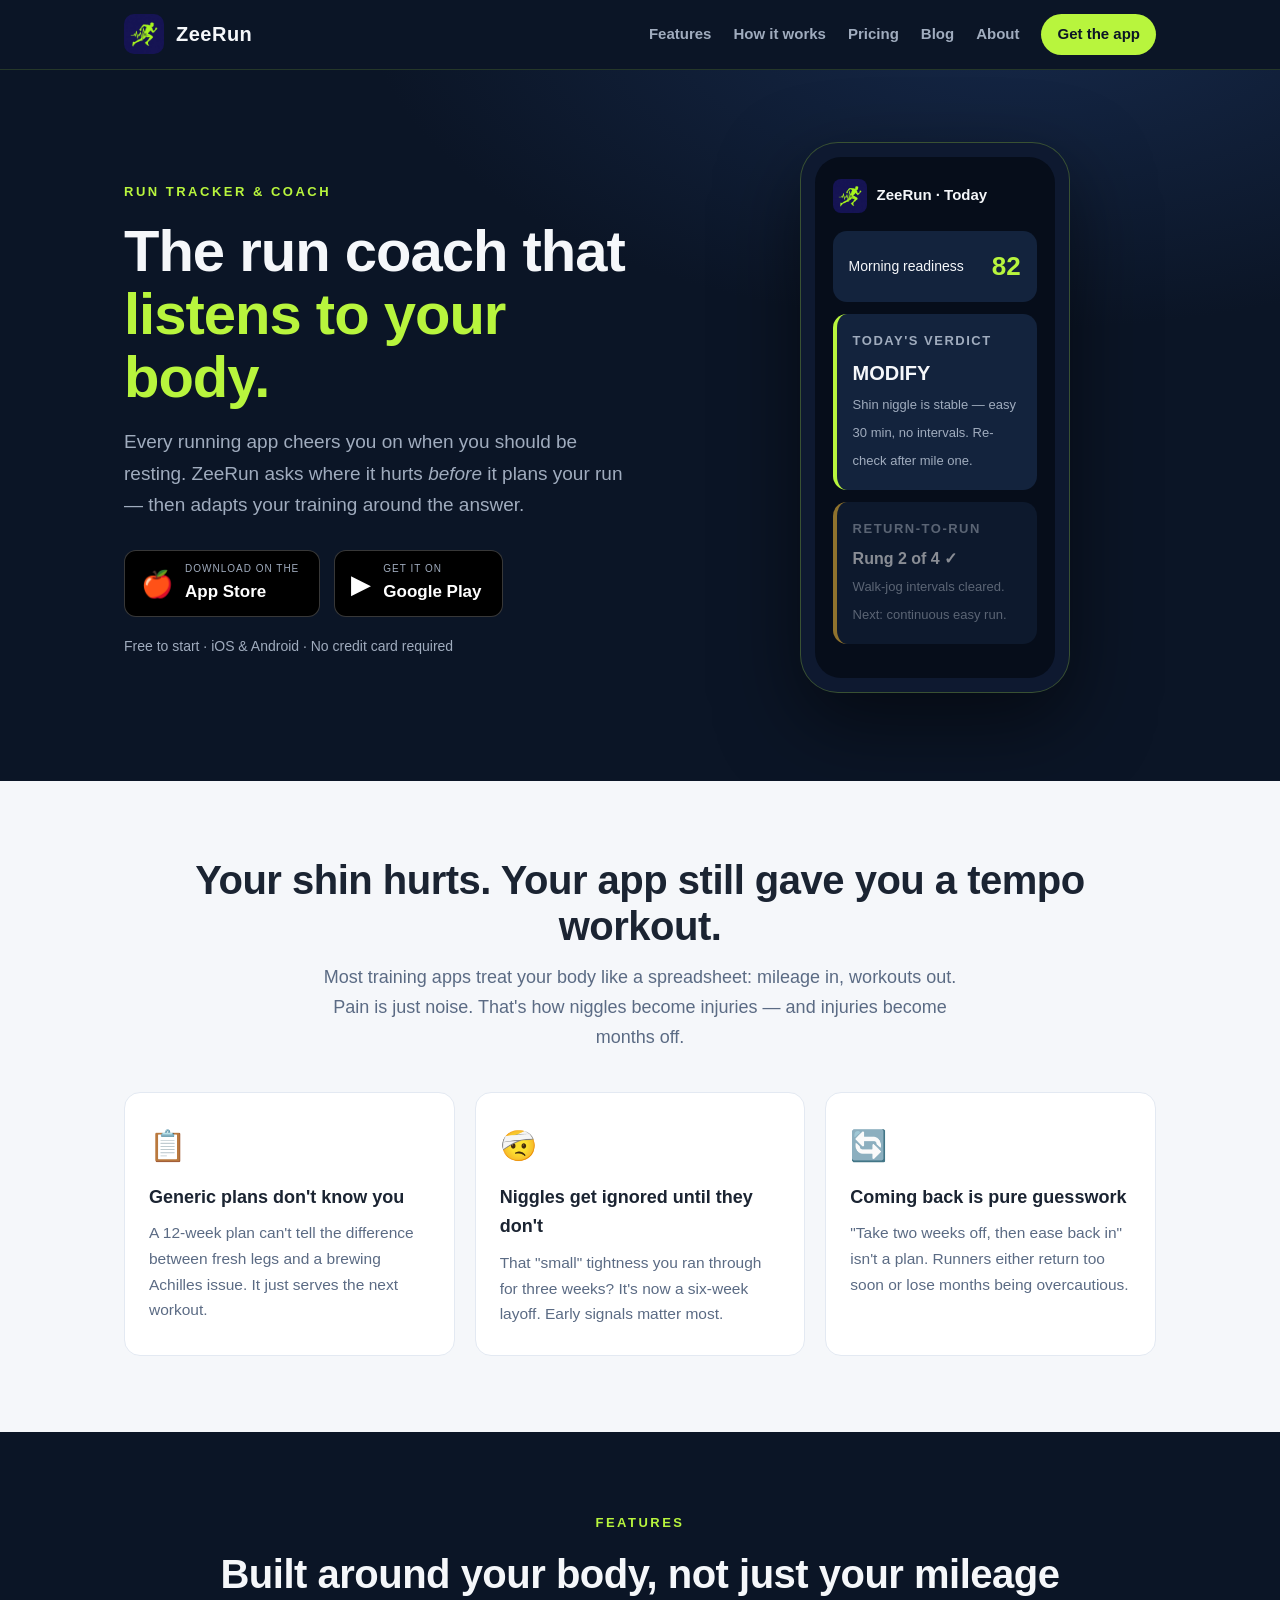
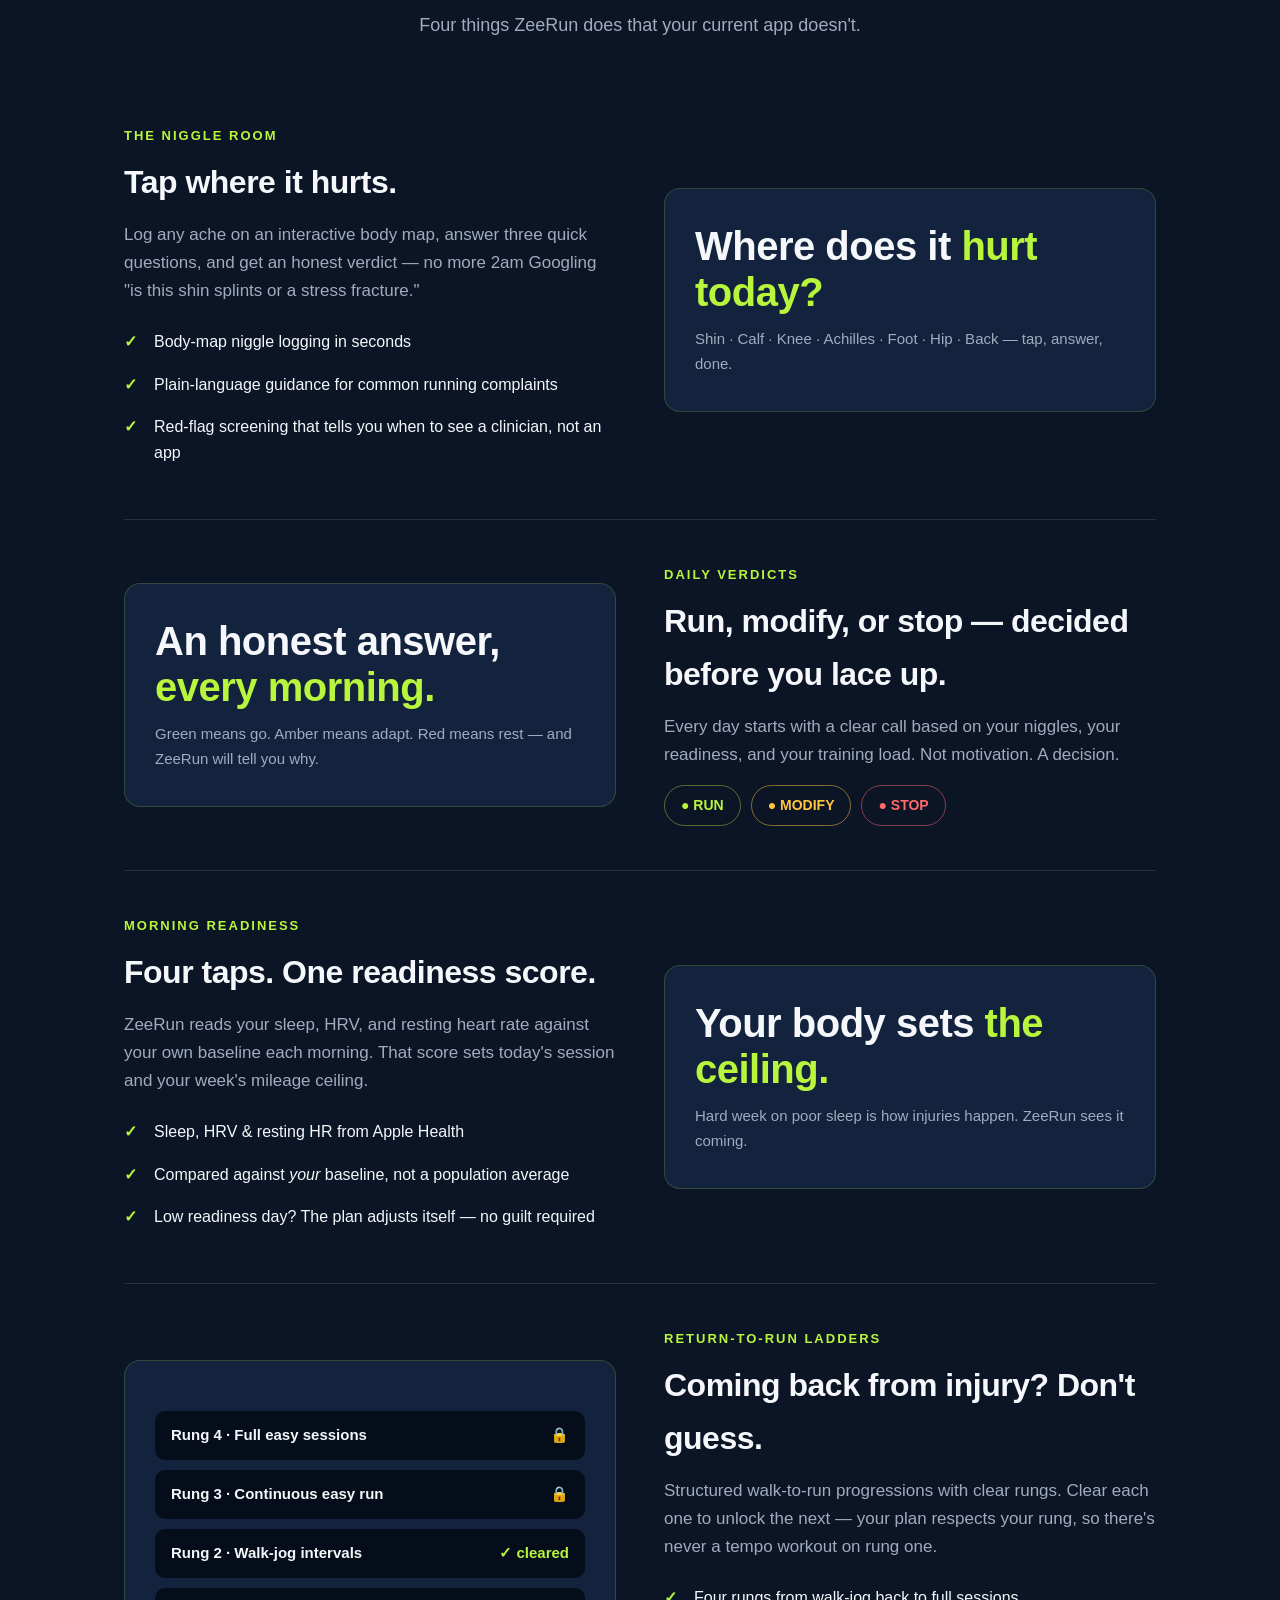
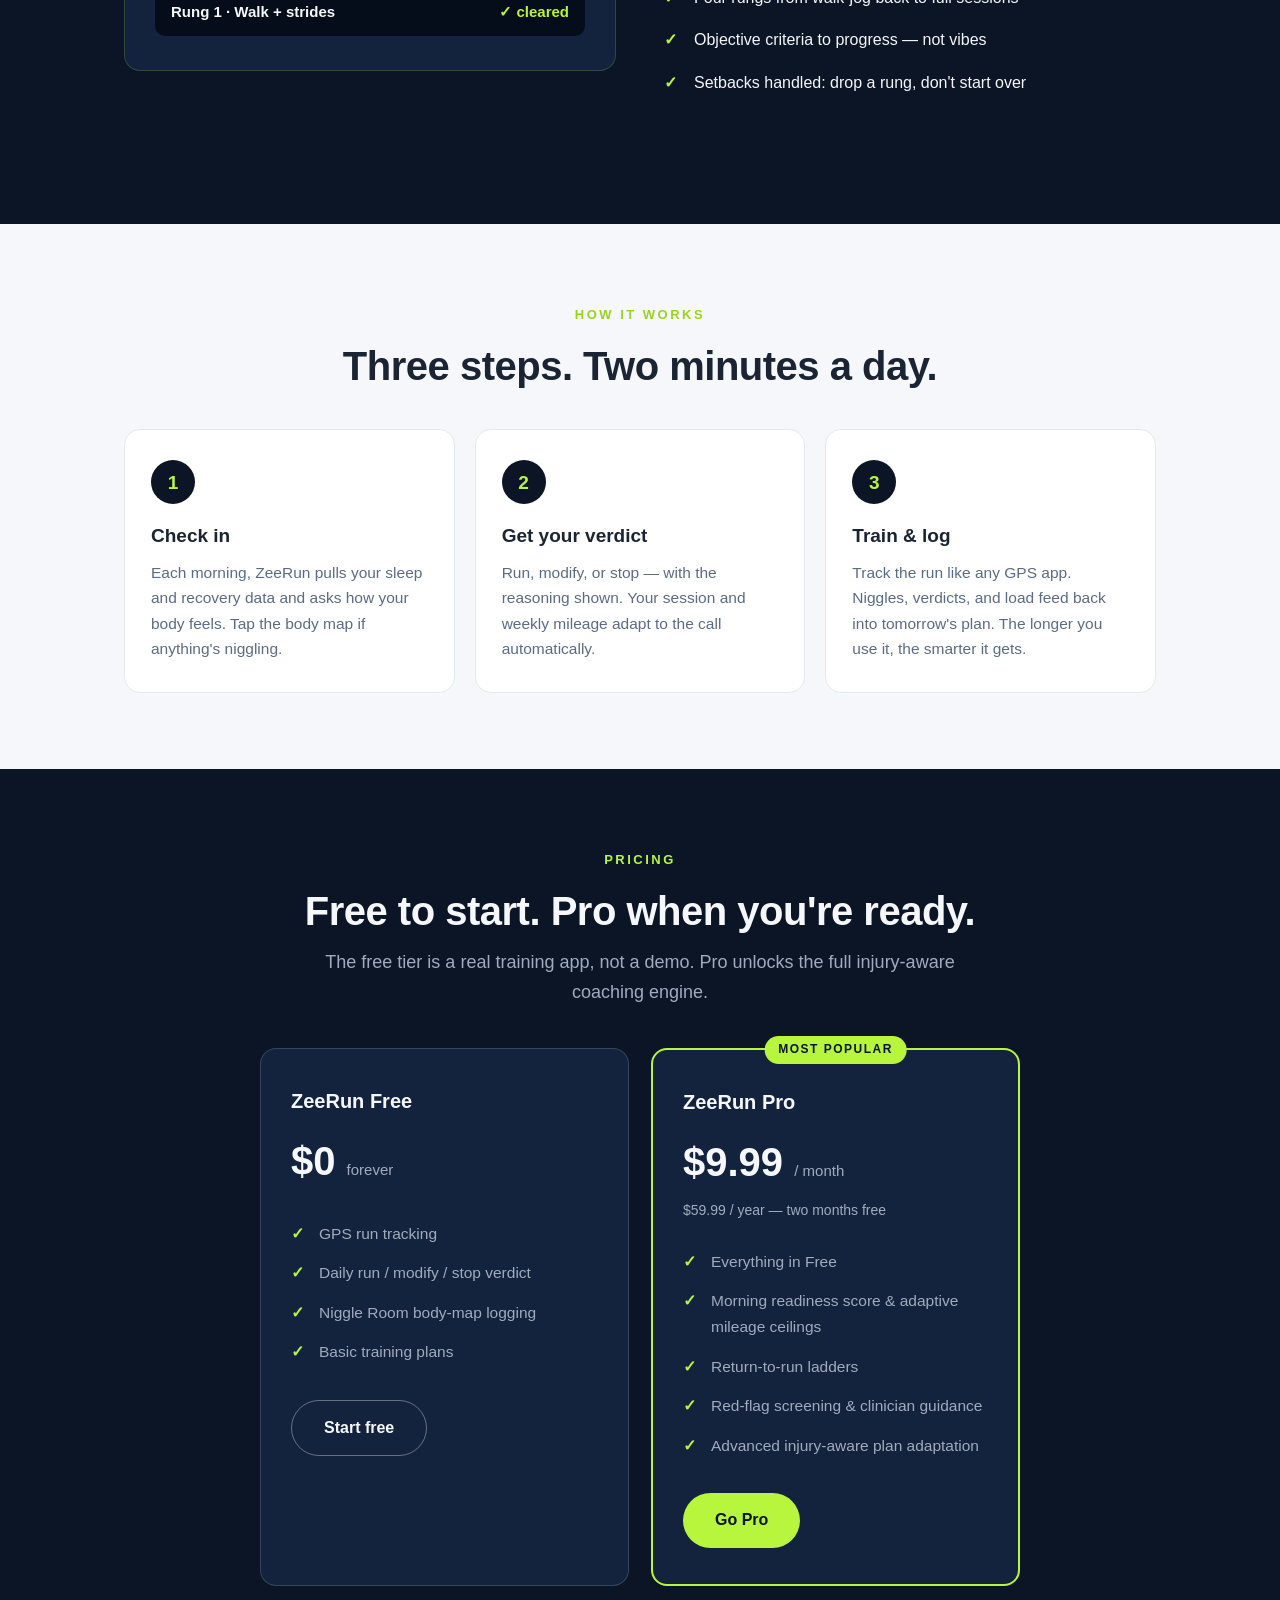
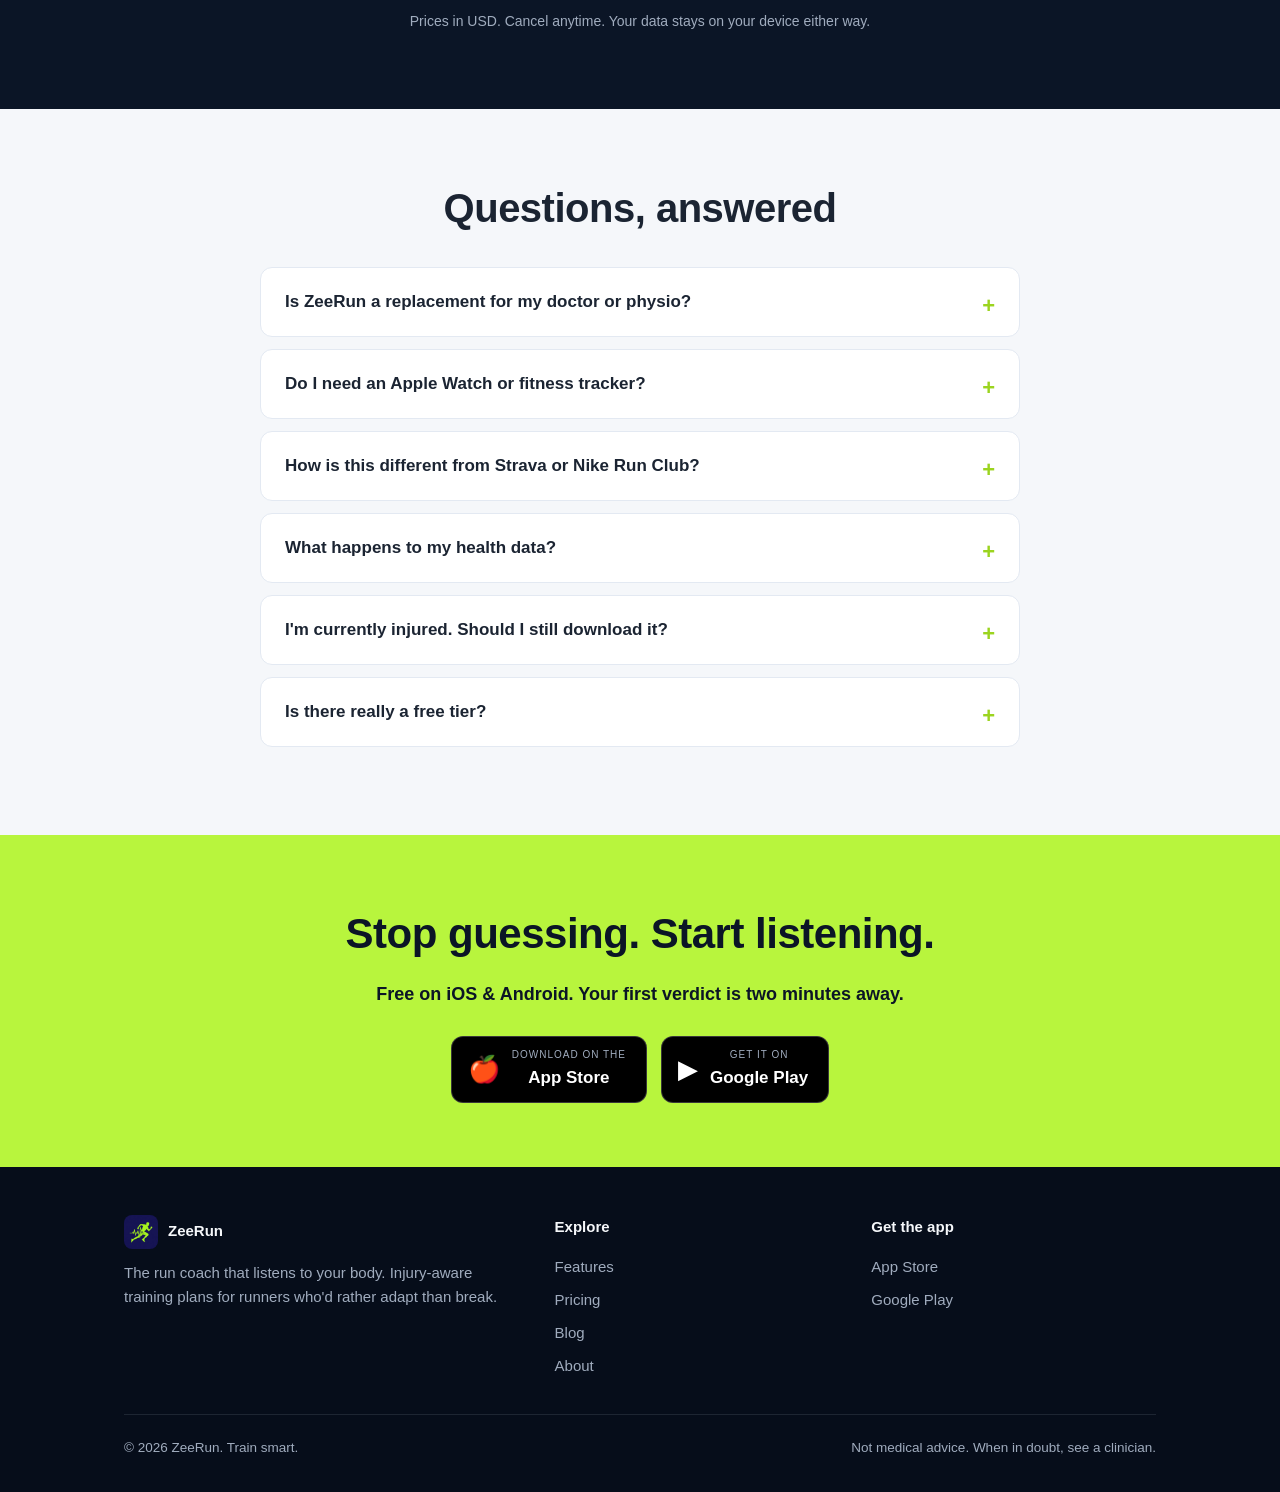
<file: index.html>
<!DOCTYPE html>
<html lang="en">
<head>
  <meta charset="UTF-8">
  <meta name="viewport" content="width=device-width, initial-scale=1.0">
  <title>ZeeRun — The Run Coach That Listens to Your Body</title>
  <meta name="description" content="ZeeRun is an injury-aware run tracker and coach. Log niggles on a body map, get run/modify/stop verdicts, follow return-to-run ladders, and train around your readiness. Free on iOS & Android.">
  <meta property="og:title" content="ZeeRun — The Run Coach That Listens to Your Body">
  <meta property="og:description" content="Injury-aware training plans. Tap where it hurts, get an honest verdict: run, modify, or stop. Free on iOS & Android.">
  <meta property="og:type" content="website">
  <link rel="canonical" href="https://zeerun.netlify.app/">
  <meta property="og:url" content="https://zeerun.netlify.app/">
  <meta property="og:image" content="https://zeerun.netlify.app/images/logo.png">
  <meta name="theme-color" content="#0B1526">
  <link rel="icon" type="image/png" href="images/logo.png">
  <link rel="stylesheet" href="styles.css">
  <script type="application/ld+json">
  {"@context":"https://schema.org","@type":"Organization","name":"ZeeRun",
   "url":"https://zeerun.netlify.app/","logo":"https://zeerun.netlify.app/images/logo.png",
   "sameAs":["https://www.instagram.com/zeerun7/"]}
  </script>
</head>
<body>

<header class="site-header">
  <div class="wrap">
    <a class="brand" href="index.html">
      <img src="images/logo.png" alt="ZeeRun logo">
      ZeeRun
    </a>
    <nav class="nav">
      <a href="#features">Features</a>
      <a href="#how">How it works</a>
      <a href="#pricing">Pricing</a>
      <a href="blog/index.html">Blog</a>
      <a href="about.html">About</a>
      <a class="btn-small" href="#download">Get the app</a>
    </nav>
  </div>
</header>

<section class="hero">
  <div class="wrap hero-grid">
    <div>
      <span class="kicker">Run Tracker &amp; Coach</span>
      <h1>The run coach that <span class="lime">listens to your body.</span></h1>
      <p class="lede">Every running app cheers you on when you should be resting. ZeeRun asks where it hurts <em>before</em> it plans your run — then adapts your training around the answer.</p>
      <div class="store-row" id="download">
        <a class="store-btn" href="https://apps.apple.com/us/app/zeerun-run-tracker-coach/id6796361407">
          <span class="glyph">🍎</span>
          <span class="t"><small>Download on the</small><strong>App Store</strong></span>
        </a>
        <!-- PLAY_STORE_PLACEHOLDER: replace href with the real Google Play listing URL when available -->
        <a class="store-btn" href="https://play.google.com/store/apps/details?id=app.rork.al76njhtzkys2uwgfuv7o&pcampaignid=web_share">
          <span class="glyph">▶</span>
          <span class="t"><small>Get it on</small><strong>Google Play</strong></span>
        </a>
      </div>
      <p class="hero-note">Free to start · iOS &amp; Android · No credit card required</p>
    </div>
    <div>
      <div class="phone" aria-hidden="true">
        <div class="phone-screen">
          <div class="app-row">
            <img src="images/logo.png" alt="">
            <b>ZeeRun · Today</b>
          </div>
          <div class="readiness" style="margin-bottom:12px">
            <span>Morning readiness</span>
            <span class="score">82</span>
          </div>
          <div class="verdict-card">
            <h3>TODAY'S VERDICT</h3>
            <p>MODIFY</p>
            <small>Shin niggle is stable — easy 30 min, no intervals. Re-check after mile one.</small>
          </div>
          <div class="verdict-card modify" style="opacity:.55">
            <h3>RETURN-TO-RUN</h3>
            <p style="font-size:16px">Rung 2 of 4 ✓</p>
            <small>Walk-jog intervals cleared. Next: continuous easy run.</small>
          </div>
        </div>
      </div>
    </div>
  </div>
</section>

<section class="section">
  <div class="wrap">
    <div class="center">
      <h2 class="section-title">Your shin hurts. Your app still gave you a tempo workout.</h2>
      <p class="section-sub">Most training apps treat your body like a spreadsheet: mileage in, workouts out. Pain is just noise. That's how niggles become injuries — and injuries become months off.</p>
    </div>
    <div class="problem-grid">
      <div class="problem-card">
        <div class="icon">📋</div>
        <h3>Generic plans don't know you</h3>
        <p>A 12-week plan can't tell the difference between fresh legs and a brewing Achilles issue. It just serves the next workout.</p>
      </div>
      <div class="problem-card">
        <div class="icon">🤕</div>
        <h3>Niggles get ignored until they don't</h3>
        <p>That "small" tightness you ran through for three weeks? It's now a six-week layoff. Early signals matter most.</p>
      </div>
      <div class="problem-card">
        <div class="icon">🔄</div>
        <h3>Coming back is pure guesswork</h3>
        <p>"Take two weeks off, then ease back in" isn't a plan. Runners either return too soon or lose months being overcautious.</p>
      </div>
    </div>
  </div>
</section>

<section class="section alt" id="features">
  <div class="wrap">
    <div class="center">
      <span class="kicker">Features</span>
      <h2 class="section-title">Built around your body, not just your mileage</h2>
      <p class="section-sub">Four things ZeeRun does that your current app doesn't.</p>
    </div>

    <div class="feature-row">
      <div class="feature-text">
        <span class="feature-tag">The Niggle Room</span>
        <h2>Tap where it hurts.</h2>
        <p>Log any ache on an interactive body map, answer three quick questions, and get an honest verdict — no more 2am Googling "is this shin splints or a stress fracture."</p>
        <ul>
          <li>Body-map niggle logging in seconds</li>
          <li>Plain-language guidance for common running complaints</li>
          <li>Red-flag screening that tells you when to see a clinician, not an app</li>
        </ul>
      </div>
      <div class="feature-visual">
        <div class="big">Where does it <span class="lime">hurt today?</span></div>
        <p class="caption">Shin · Calf · Knee · Achilles · Foot · Hip · Back — tap, answer, done.</p>
      </div>
    </div>

    <div class="feature-row flip">
      <div class="feature-text">
        <span class="feature-tag">Daily verdicts</span>
        <h2>Run, modify, or stop — decided before you lace up.</h2>
        <p>Every day starts with a clear call based on your niggles, your readiness, and your training load. Not motivation. A decision.</p>
        <div class="pill-row">
          <span class="pill">● RUN</span>
          <span class="pill modify">● MODIFY</span>
          <span class="pill stop">● STOP</span>
        </div>
      </div>
      <div class="feature-visual">
        <div class="big">An honest answer, <span class="lime">every morning.</span></div>
        <p class="caption">Green means go. Amber means adapt. Red means rest — and ZeeRun will tell you why.</p>
      </div>
    </div>

    <div class="feature-row">
      <div class="feature-text">
        <span class="feature-tag">Morning readiness</span>
        <h2>Four taps. One readiness score.</h2>
        <p>ZeeRun reads your sleep, HRV, and resting heart rate against your own baseline each morning. That score sets today's session and your week's mileage ceiling.</p>
        <ul>
          <li>Sleep, HRV &amp; resting HR from Apple Health</li>
          <li>Compared against <em>your</em> baseline, not a population average</li>
          <li>Low readiness day? The plan adjusts itself — no guilt required</li>
        </ul>
      </div>
      <div class="feature-visual">
        <div class="big">Your body sets <span class="lime">the ceiling.</span></div>
        <p class="caption">Hard week on poor sleep is how injuries happen. ZeeRun sees it coming.</p>
      </div>
    </div>

    <div class="feature-row flip">
      <div class="feature-text">
        <span class="feature-tag">Return-to-run ladders</span>
        <h2>Coming back from injury? Don't guess.</h2>
        <p>Structured walk-to-run progressions with clear rungs. Clear each one to unlock the next — your plan respects your rung, so there's never a tempo workout on rung one.</p>
        <ul>
          <li>Four rungs from walk-jog back to full sessions</li>
          <li>Objective criteria to progress — not vibes</li>
          <li>Setbacks handled: drop a rung, don't start over</li>
        </ul>
      </div>
      <div class="feature-visual">
        <div class="ladder">
          <div class="rung"><span>Rung 4 · Full easy sessions</span><span class="locked">🔒</span></div>
          <div class="rung"><span>Rung 3 · Continuous easy run</span><span class="locked">🔒</span></div>
          <div class="rung"><span>Rung 2 · Walk-jog intervals</span><span class="done">✓ cleared</span></div>
          <div class="rung"><span>Rung 1 · Walk + strides</span><span class="done">✓ cleared</span></div>
        </div>
      </div>
    </div>
  </div>
</section>

<section class="section" id="how">
  <div class="wrap">
    <div class="center">
      <span class="kicker" style="color:var(--lime-dark)">How it works</span>
      <h2 class="section-title">Three steps. Two minutes a day.</h2>
    </div>
    <div class="steps">
      <div class="step">
        <div class="num">1</div>
        <h3>Check in</h3>
        <p>Each morning, ZeeRun pulls your sleep and recovery data and asks how your body feels. Tap the body map if anything's niggling.</p>
      </div>
      <div class="step">
        <div class="num">2</div>
        <h3>Get your verdict</h3>
        <p>Run, modify, or stop — with the reasoning shown. Your session and weekly mileage adapt to the call automatically.</p>
      </div>
      <div class="step">
        <div class="num">3</div>
        <h3>Train &amp; log</h3>
        <p>Track the run like any GPS app. Niggles, verdicts, and load feed back into tomorrow's plan. The longer you use it, the smarter it gets.</p>
      </div>
    </div>
  </div>
</section>

<section class="section alt" id="pricing">
  <div class="wrap">
    <div class="center">
      <span class="kicker">Pricing</span>
      <h2 class="section-title">Free to start. Pro when you're ready.</h2>
      <p class="section-sub">The free tier is a real training app, not a demo. Pro unlocks the full injury-aware coaching engine.</p>
    </div>
    <div class="pricing-grid">
      <div class="price-card">
        <h3>ZeeRun Free</h3>
        <div class="price">$0 <small>forever</small></div>
        <ul>
          <li>GPS run tracking</li>
          <li>Daily run / modify / stop verdict</li>
          <li>Niggle Room body-map logging</li>
          <li>Basic training plans</li>
        </ul>
        <a class="btn ghost" href="https://apps.apple.com/us/app/zeerun-run-tracker-coach/id6796361407">Start free</a>
      </div>
      <div class="price-card pro">
        <span class="badge">Most popular</span>
        <h3>ZeeRun Pro</h3>
        <div class="price">$9.99 <small>/ month</small></div>
        <p style="color:var(--gray);font-size:14px">$59.99 / year — two months free</p>
        <ul>
          <li>Everything in Free</li>
          <li>Morning readiness score &amp; adaptive mileage ceilings</li>
          <li>Return-to-run ladders</li>
          <li>Red-flag screening &amp; clinician guidance</li>
          <li>Advanced injury-aware plan adaptation</li>
        </ul>
        <a class="btn" href="https://apps.apple.com/us/app/zeerun-run-tracker-coach/id6796361407">Go Pro</a>
      </div>
    </div>
    <p class="pricing-note">Prices in USD. Cancel anytime. Your data stays on your device either way.</p>
  </div>
</section>

<section class="section">
  <div class="wrap">
    <div class="center">
      <h2 class="section-title">Questions, answered</h2>
    </div>
    <div class="faq">
      <details>
        <summary>Is ZeeRun a replacement for my doctor or physio?</summary>
        <p>No — and it will tell you so. ZeeRun handles the everyday training decisions (run, modify, stop) and screens for red flags. When something looks serious, it tells you to see a clinician instead of an app.</p>
      </details>
      <details>
        <summary>Do I need an Apple Watch or fitness tracker?</summary>
        <p>No. The morning readiness score works best with sleep and heart-rate data from Apple Health, but everything else — niggle logging, verdicts, plans, ladders — works with just your phone.</p>
      </details>
      <details>
        <summary>How is this different from Strava or Nike Run Club?</summary>
        <p>Those apps are brilliant at recording what you did. ZeeRun is built around what you should do <em>next</em> — it factors in pain, recovery, and injury risk before planning your session, not after.</p>
      </details>
      <details>
        <summary>What happens to my health data?</summary>
        <p>It stays on your device. ZeeRun reads Apple Health data to compute your readiness and verdicts, but doesn't upload your health data to its servers.</p>
      </details>
      <details>
        <summary>I'm currently injured. Should I still download it?</summary>
        <p>Yes — that's exactly when the return-to-run ladders earn their keep. Log where you are, follow the rungs, and let the plan respect your recovery instead of rushing it.</p>
      </details>
      <details>
        <summary>Is there really a free tier?</summary>
        <p>Really. GPS tracking, daily verdicts, and niggle logging are free forever. Pro ($9.99/mo or $59.99/yr) adds readiness scores, ladders, and deeper plan adaptation.</p>
      </details>
    </div>
  </div>
</section>

<section class="cta-band">
  <div class="wrap">
    <h2>Stop guessing. Start listening.</h2>
    <p>Free on iOS &amp; Android. Your first verdict is two minutes away.</p>
    <div class="store-row" style="justify-content:center">
      <a class="store-btn" href="https://apps.apple.com/us/app/zeerun-run-tracker-coach/id6796361407">
        <span class="glyph">🍎</span>
        <span class="t"><small>Download on the</small><strong>App Store</strong></span>
      </a>
      <!-- PLAY_STORE_PLACEHOLDER: replace href with the real Google Play listing URL when available -->
      <a class="store-btn" href="https://play.google.com/store/apps/details?id=app.rork.al76njhtzkys2uwgfuv7o&pcampaignid=web_share">
        <span class="glyph">▶</span>
        <span class="t"><small>Get it on</small><strong>Google Play</strong></span>
      </a>
    </div>
  </div>
</section>

<footer class="site-footer">
  <div class="wrap">
    <div class="footer-grid">
      <div>
        <div class="footer-brand"><img src="images/logo.png" alt="ZeeRun logo"> ZeeRun</div>
        <p>The run coach that listens to your body. Injury-aware training plans for runners who'd rather adapt than break.</p>
      </div>
      <div>
        <h4>Explore</h4>
        <a href="#features">Features</a>
        <a href="#pricing">Pricing</a>
        <a href="blog/index.html">Blog</a>
        <a href="about.html">About</a>
      </div>
      <div>
        <h4>Get the app</h4>
        <a href="https://apps.apple.com/us/app/zeerun-run-tracker-coach/id6796361407">App Store</a>
        <!-- PLAY_STORE_PLACEHOLDER -->
        <a href="https://play.google.com/store/apps/details?id=app.rork.al76njhtzkys2uwgfuv7o&pcampaignid=web_share">Google Play</a>
      </div>
    </div>
    <div class="footer-bottom">
      <span>© 2026 ZeeRun. Train smart.</span>
      <span>Not medical advice. When in doubt, see a clinician.</span>
    </div>
  </div>
</footer>

</body>
</html>
</file>
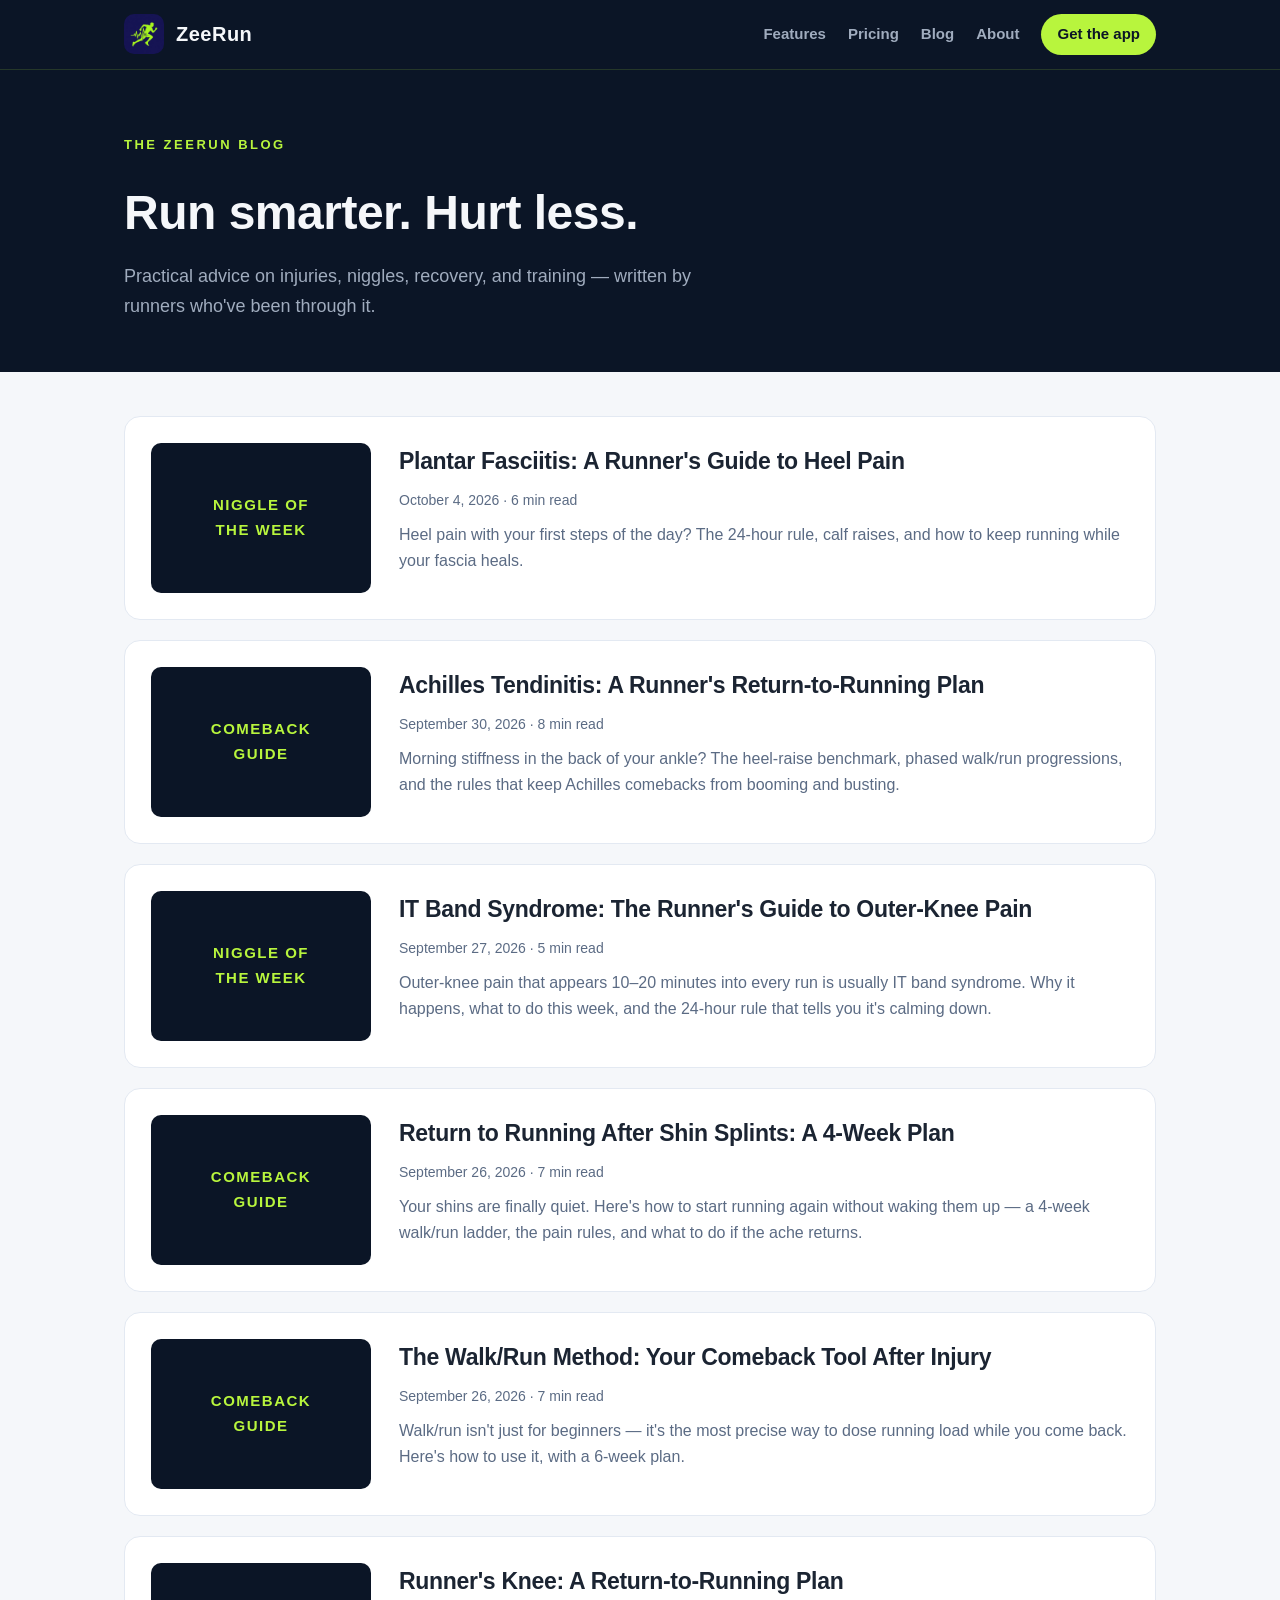
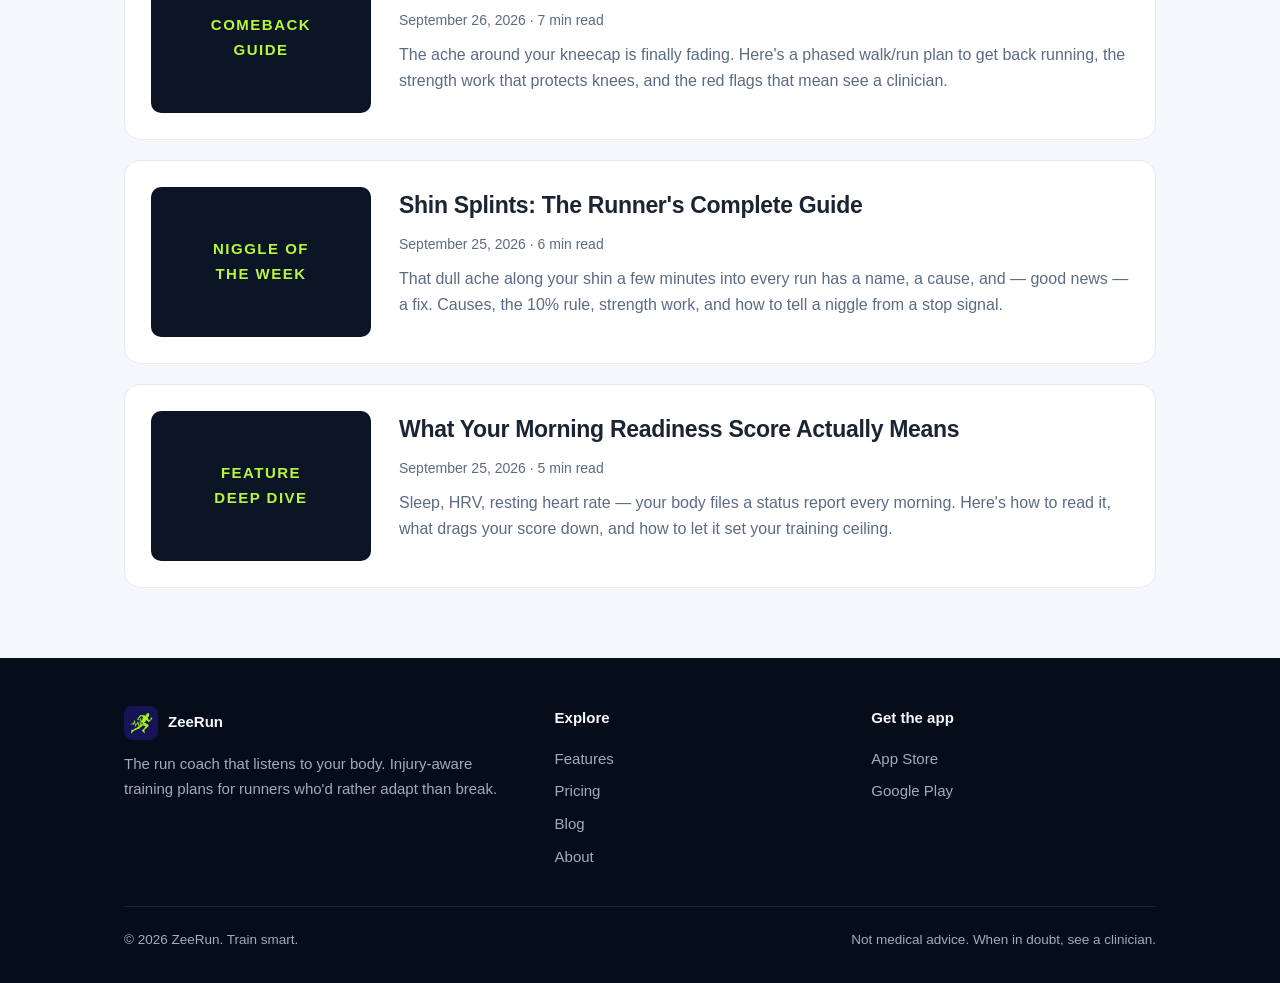
<file: blog/index.html>
<!DOCTYPE html>
<html lang="en">
<head>
  <meta charset="UTF-8">
  <meta name="viewport" content="width=device-width, initial-scale=1.0">
  <title>Blog — Running Smarter, Hurting Less | ZeeRun</title>
  <meta name="description" content="Practical running advice from the ZeeRun team: injury prevention, niggles, recovery, and training smarter. Written by runners, for runners.">
  <meta property="og:title" content="ZeeRun Blog — Running Smarter, Hurting Less">
  <meta property="og:description" content="Practical running advice: injury prevention, niggles, recovery, and training smarter.">
  <meta property="og:type" content="website">
  <link rel="canonical" href="https://zeerun.netlify.app/blog/">
  <meta property="og:url" content="https://zeerun.netlify.app/blog/">
  <meta property="og:image" content="https://zeerun.netlify.app/images/logo.png">
  <meta name="theme-color" content="#0B1526">
  <link rel="icon" type="image/png" href="../images/logo.png">
  <link rel="stylesheet" href="../styles.css">
</head>
<body>

<header class="site-header">
  <div class="wrap">
    <a class="brand" href="../index.html">
      <img src="../images/logo.png" alt="ZeeRun logo">
      ZeeRun
    </a>
    <nav class="nav">
      <a href="../index.html#features">Features</a>
      <a href="../index.html#pricing">Pricing</a>
      <a href="index.html">Blog</a>
      <a href="../about.html">About</a>
      <a class="btn-small" href="../index.html#download">Get the app</a>
    </nav>
  </div>
</header>

<section class="blog-hero">
  <div class="wrap">
    <span class="kicker">The ZeeRun Blog</span>
    <h1>Run smarter. Hurt less.</h1>
    <p>Practical advice on injuries, niggles, recovery, and training — written by runners who've been through it.</p>
  </div>
</section>

<div class="wrap">
  <div class="post-list">

    <a class="post-card" href="posts/plantar-fasciitis-guide.html">
      <div class="post-thumb">Niggle of<br>the week</div>
      <div>
        <h2>Plantar Fasciitis: A Runner's Guide to Heel Pain</h2>
        <p class="post-meta">October 4, 2026 · 6 min read</p>
        <p class="excerpt">Heel pain with your first steps of the day? The 24-hour rule, calf raises, and how to keep running while your fascia heals.</p>
      </div>
    </a>

    <a class="post-card" href="posts/achilles-tendinitis-return-to-running.html">
      <div class="post-thumb">Comeback<br>guide</div>
      <div>
        <h2>Achilles Tendinitis: A Runner's Return-to-Running Plan</h2>
        <p class="post-meta">September 30, 2026 · 8 min read</p>
        <p class="excerpt">Morning stiffness in the back of your ankle? The heel-raise benchmark, phased walk/run progressions, and the rules that keep Achilles comebacks from booming and busting.</p>
      </div>
    </a>

    <a class="post-card" href="posts/it-band-syndrome-guide.html">
      <div class="post-thumb">Niggle of<br>the week</div>
      <div>
        <h2>IT Band Syndrome: The Runner's Guide to Outer-Knee Pain</h2>
        <p class="post-meta">September 27, 2026 · 5 min read</p>
        <p class="excerpt">Outer-knee pain that appears 10–20 minutes into every run is usually IT band syndrome. Why it happens, what to do this week, and the 24-hour rule that tells you it's calming down.</p>
      </div>
    </a>

    <a class="post-card" href="posts/return-to-running-after-shin-splints.html">
      <div class="post-thumb">Comeback<br>guide</div>
      <div>
        <h2>Return to Running After Shin Splints: A 4-Week Plan</h2>
        <p class="post-meta">September 26, 2026 · 7 min read</p>
        <p class="excerpt">Your shins are finally quiet. Here's how to start running again without waking them up — a 4-week walk/run ladder, the pain rules, and what to do if the ache returns.</p>
      </div>
    </a>

    <a class="post-card" href="posts/walk-run-method-injury-comeback.html">
      <div class="post-thumb">Comeback<br>guide</div>
      <div>
        <h2>The Walk/Run Method: Your Comeback Tool After Injury</h2>
        <p class="post-meta">September 26, 2026 · 7 min read</p>
        <p class="excerpt">Walk/run isn't just for beginners — it's the most precise way to dose running load while you come back. Here's how to use it, with a 6-week plan.</p>
      </div>
    </a>

    <a class="post-card" href="posts/runners-knee-return-to-running-plan.html">
      <div class="post-thumb">Comeback<br>guide</div>
      <div>
        <h2>Runner's Knee: A Return-to-Running Plan</h2>
        <p class="post-meta">September 26, 2026 · 7 min read</p>
        <p class="excerpt">The ache around your kneecap is finally fading. Here's a phased walk/run plan to get back running, the strength work that protects knees, and the red flags that mean see a clinician.</p>
      </div>
    </a>


    <a class="post-card" href="posts/shin-splints-guide.html">
      <div class="post-thumb">Niggle of<br>the week</div>
      <div>
        <h2>Shin Splints: The Runner's Complete Guide</h2>
        <p class="post-meta">September 25, 2026 · 6 min read</p>
        <p class="excerpt">That dull ache along your shin a few minutes into every run has a name, a cause, and — good news — a fix. Causes, the 10% rule, strength work, and how to tell a niggle from a stop signal.</p>
      </div>
    </a>

    <a class="post-card" href="posts/morning-readiness-score.html">
      <div class="post-thumb">Feature<br>deep dive</div>
      <div>
        <h2>What Your Morning Readiness Score Actually Means</h2>
        <p class="post-meta">September 25, 2026 · 5 min read</p>
        <p class="excerpt">Sleep, HRV, resting heart rate — your body files a status report every morning. Here's how to read it, what drags your score down, and how to let it set your training ceiling.</p>
      </div>
    </a>

  </div>
</div>

<footer class="site-footer">
  <div class="wrap">
    <div class="footer-grid">
      <div>
        <div class="footer-brand"><img src="../images/logo.png" alt="ZeeRun logo"> ZeeRun</div>
        <p>The run coach that listens to your body. Injury-aware training plans for runners who'd rather adapt than break.</p>
      </div>
      <div>
        <h4>Explore</h4>
        <a href="../index.html#features">Features</a>
        <a href="../index.html#pricing">Pricing</a>
        <a href="index.html">Blog</a>
        <a href="../about.html">About</a>
      </div>
      <div>
        <h4>Get the app</h4>
        <a href="https://apps.apple.com/us/app/zeerun-run-tracker-coach/id6796361407">App Store</a>
        <!-- PLAY_STORE_PLACEHOLDER -->
        <a href="https://play.google.com/store/apps/details?id=app.rork.al76njhtzkys2uwgfuv7o&pcampaignid=web_share">Google Play</a>
      </div>
    </div>
    <div class="footer-bottom">
      <span>© 2026 ZeeRun. Train smart.</span>
      <span>Not medical advice. When in doubt, see a clinician.</span>
    </div>
  </div>
</footer>

</body>
</html>
</file>
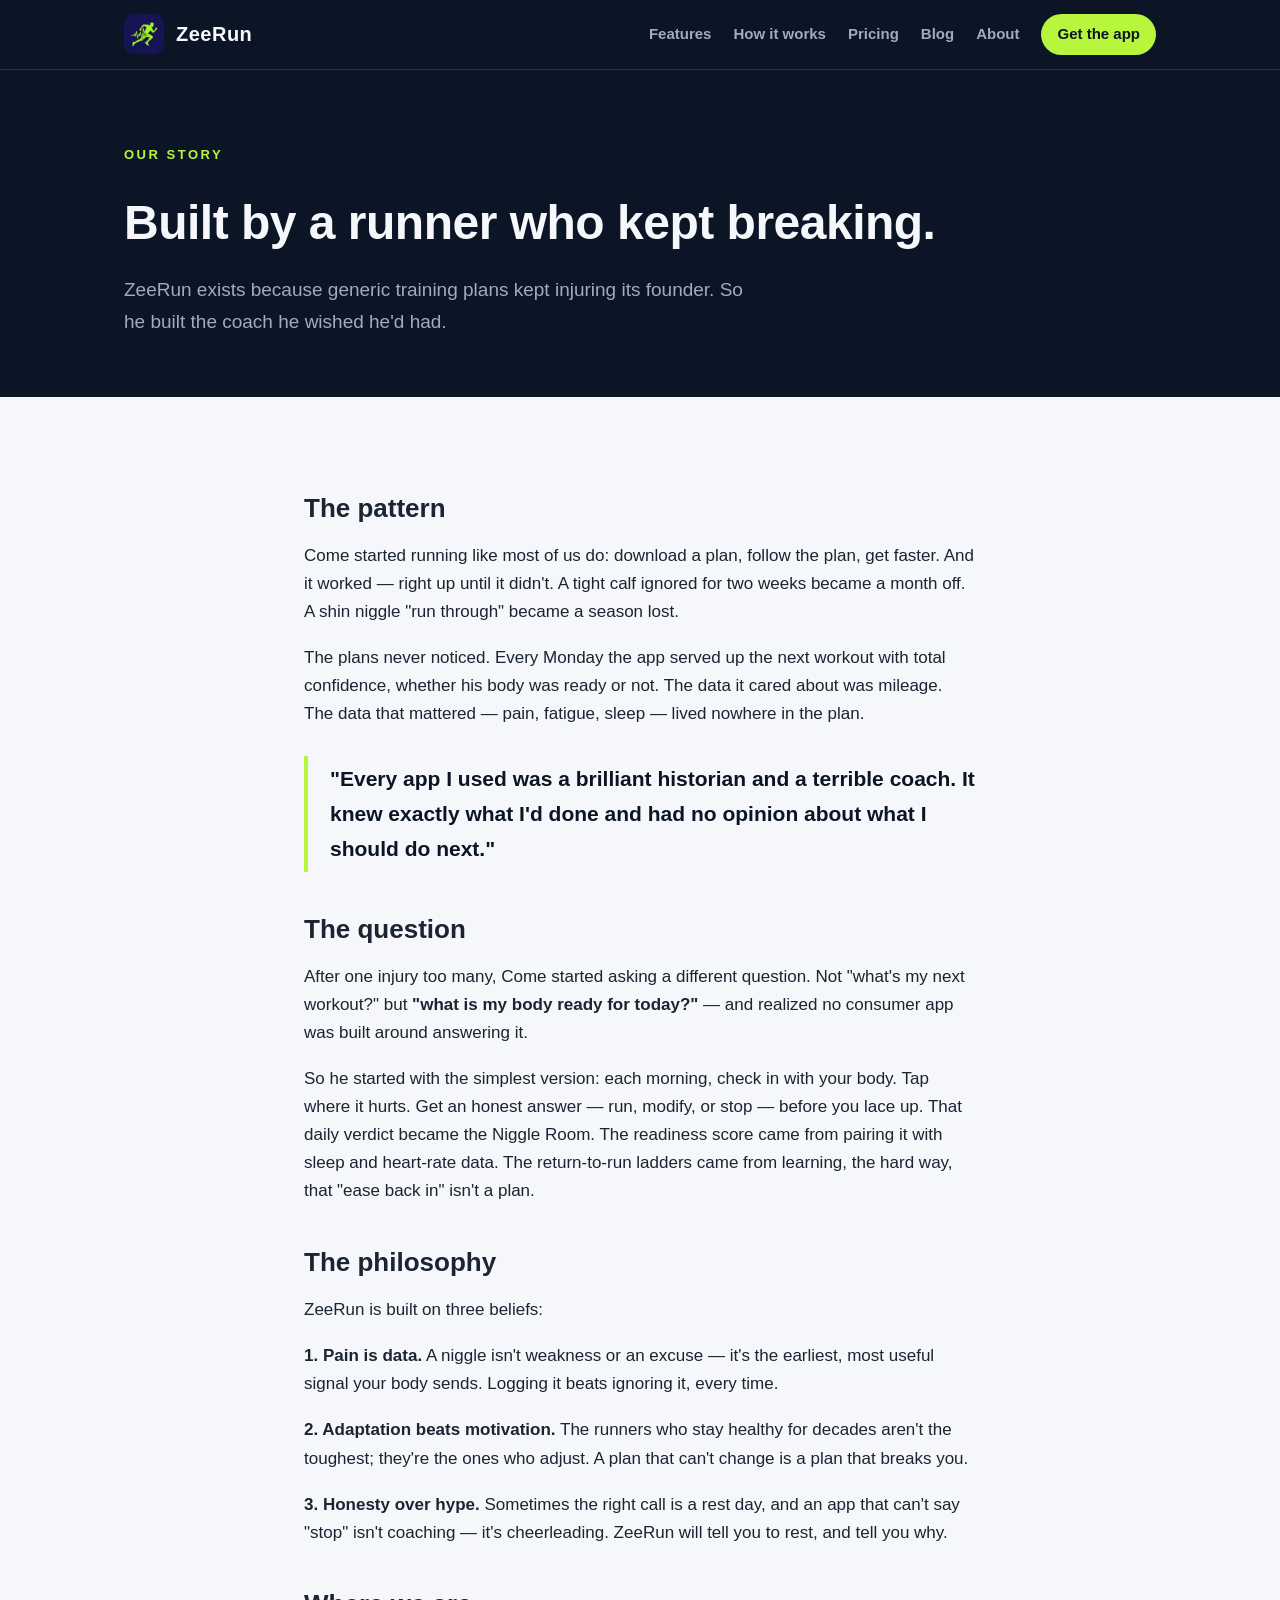
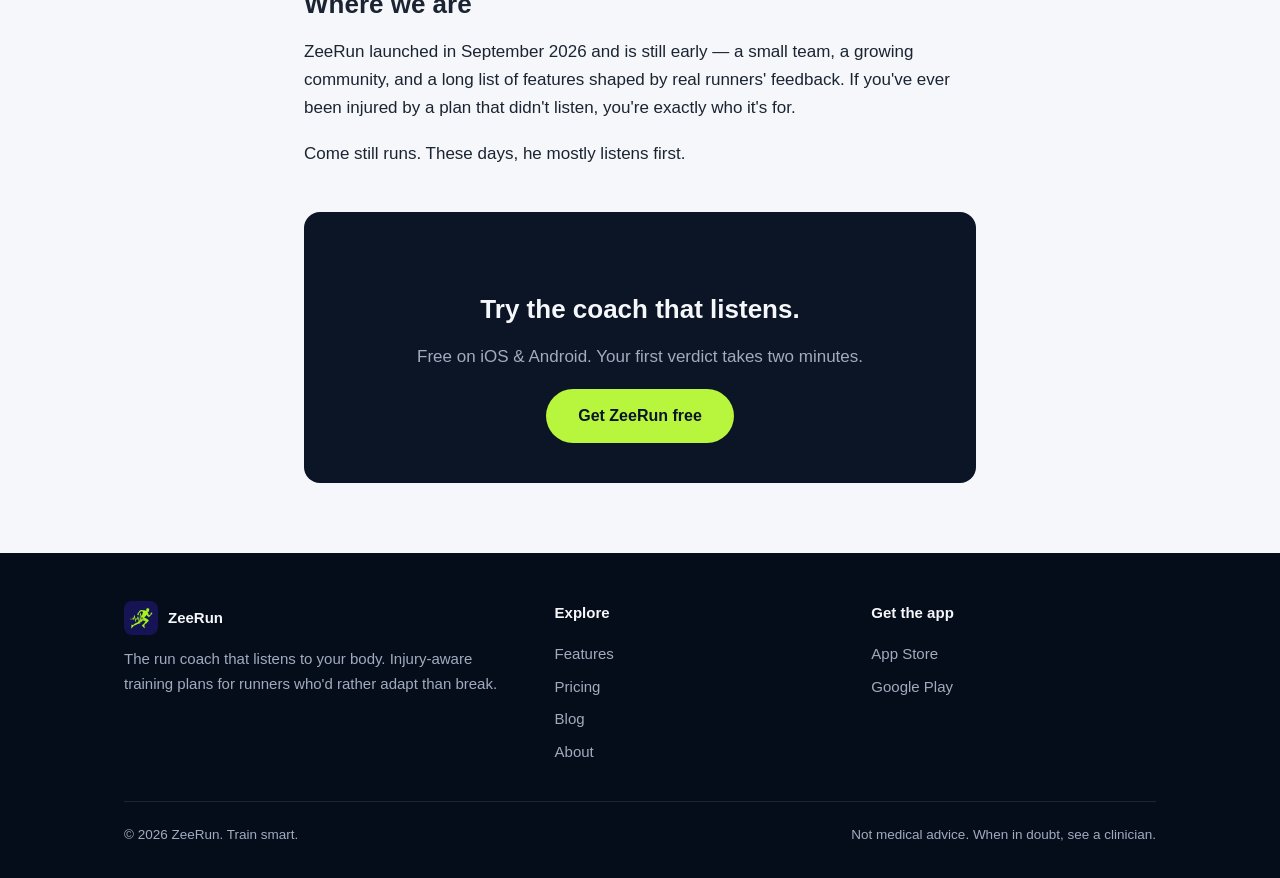
<file: about.html>
<!DOCTYPE html>
<html lang="en">
<head>
  <meta charset="UTF-8">
  <meta name="viewport" content="width=device-width, initial-scale=1.0">
  <title>About — Why ZeeRun Exists</title>
  <meta name="description" content="ZeeRun was built by Come, a runner who kept getting injured following generic training plans. Read the story behind the injury-aware running coach.">
  <meta property="og:title" content="About — Why ZeeRun Exists">
  <meta property="og:description" content="Built by a runner who kept getting injured following generic training plans.">
  <meta property="og:type" content="website">
  <link rel="canonical" href="https://zeerun.netlify.app/about.html">
  <meta property="og:url" content="https://zeerun.netlify.app/about.html">
  <meta property="og:image" content="https://zeerun.netlify.app/images/logo.png">
  <meta name="theme-color" content="#0B1526">
  <link rel="icon" type="image/png" href="images/logo.png">
  <link rel="stylesheet" href="styles.css">
</head>
<body>

<header class="site-header">
  <div class="wrap">
    <a class="brand" href="index.html">
      <img src="images/logo.png" alt="ZeeRun logo">
      ZeeRun
    </a>
    <nav class="nav">
      <a href="index.html#features">Features</a>
      <a href="index.html#how">How it works</a>
      <a href="index.html#pricing">Pricing</a>
      <a href="index.html">Blog</a>
      <a href="about.html">About</a>
      <a class="btn-small" href="index.html#download">Get the app</a>
    </nav>
  </div>
</header>

<section class="about-hero">
  <div class="wrap">
    <span class="kicker">Our story</span>
    <h1>Built by a runner who kept breaking.</h1>
    <p>ZeeRun exists because generic training plans kept injuring its founder. So he built the coach he wished he'd had.</p>
  </div>
</section>

<div class="about-body">
  <h2>The pattern</h2>
  <p>Come started running like most of us do: download a plan, follow the plan, get faster. And it worked — right up until it didn't. A tight calf ignored for two weeks became a month off. A shin niggle "run through" became a season lost.</p>
  <p>The plans never noticed. Every Monday the app served up the next workout with total confidence, whether his body was ready or not. The data it cared about was mileage. The data that mattered — pain, fatigue, sleep — lived nowhere in the plan.</p>
  <blockquote>"Every app I used was a brilliant historian and a terrible coach. It knew exactly what I'd done and had no opinion about what I should do next."</blockquote>

  <h2>The question</h2>
  <p>After one injury too many, Come started asking a different question. Not "what's my next workout?" but <strong>"what is my body ready for today?"</strong> — and realized no consumer app was built around answering it.</p>
  <p>So he started with the simplest version: each morning, check in with your body. Tap where it hurts. Get an honest answer — run, modify, or stop — before you lace up. That daily verdict became the Niggle Room. The readiness score came from pairing it with sleep and heart-rate data. The return-to-run ladders came from learning, the hard way, that "ease back in" isn't a plan.</p>

  <h2>The philosophy</h2>
  <p>ZeeRun is built on three beliefs:</p>
  <p><strong>1. Pain is data.</strong> A niggle isn't weakness or an excuse — it's the earliest, most useful signal your body sends. Logging it beats ignoring it, every time.</p>
  <p><strong>2. Adaptation beats motivation.</strong> The runners who stay healthy for decades aren't the toughest; they're the ones who adjust. A plan that can't change is a plan that breaks you.</p>
  <p><strong>3. Honesty over hype.</strong> Sometimes the right call is a rest day, and an app that can't say "stop" isn't coaching — it's cheerleading. ZeeRun will tell you to rest, and tell you why.</p>

  <h2>Where we are</h2>
  <p>ZeeRun launched in September 2026 and is still early — a small team, a growing community, and a long list of features shaped by real runners' feedback. If you've ever been injured by a plan that didn't listen, you're exactly who it's for.</p>
  <p>Come still runs. These days, he mostly listens first.</p>

  <div class="post-cta">
    <h2>Try the coach that listens.</h2>
    <p>Free on iOS &amp; Android. Your first verdict takes two minutes.</p>
    <a class="btn" href="index.html#download">Get ZeeRun free</a>
  </div>
</div>

<footer class="site-footer">
  <div class="wrap">
    <div class="footer-grid">
      <div>
        <div class="footer-brand"><img src="images/logo.png" alt="ZeeRun logo"> ZeeRun</div>
        <p>The run coach that listens to your body. Injury-aware training plans for runners who'd rather adapt than break.</p>
      </div>
      <div>
        <h4>Explore</h4>
        <a href="index.html#features">Features</a>
        <a href="index.html#pricing">Pricing</a>
        <a href="index.html">Blog</a>
        <a href="about.html">About</a>
      </div>
      <div>
        <h4>Get the app</h4>
        <a href="https://apps.apple.com/us/app/zeerun-run-tracker-coach/id6796361407">App Store</a>
        <!-- PLAY_STORE_PLACEHOLDER -->
        <a href="https://play.google.com/store/apps/details?id=app.rork.al76njhtzkys2uwgfuv7o&pcampaignid=web_share">Google Play</a>
      </div>
    </div>
    <div class="footer-bottom">
      <span>© 2026 ZeeRun. Train smart.</span>
      <span>Not medical advice. When in doubt, see a clinician.</span>
    </div>
  </div>
</footer>

</body>
</html>
</file>
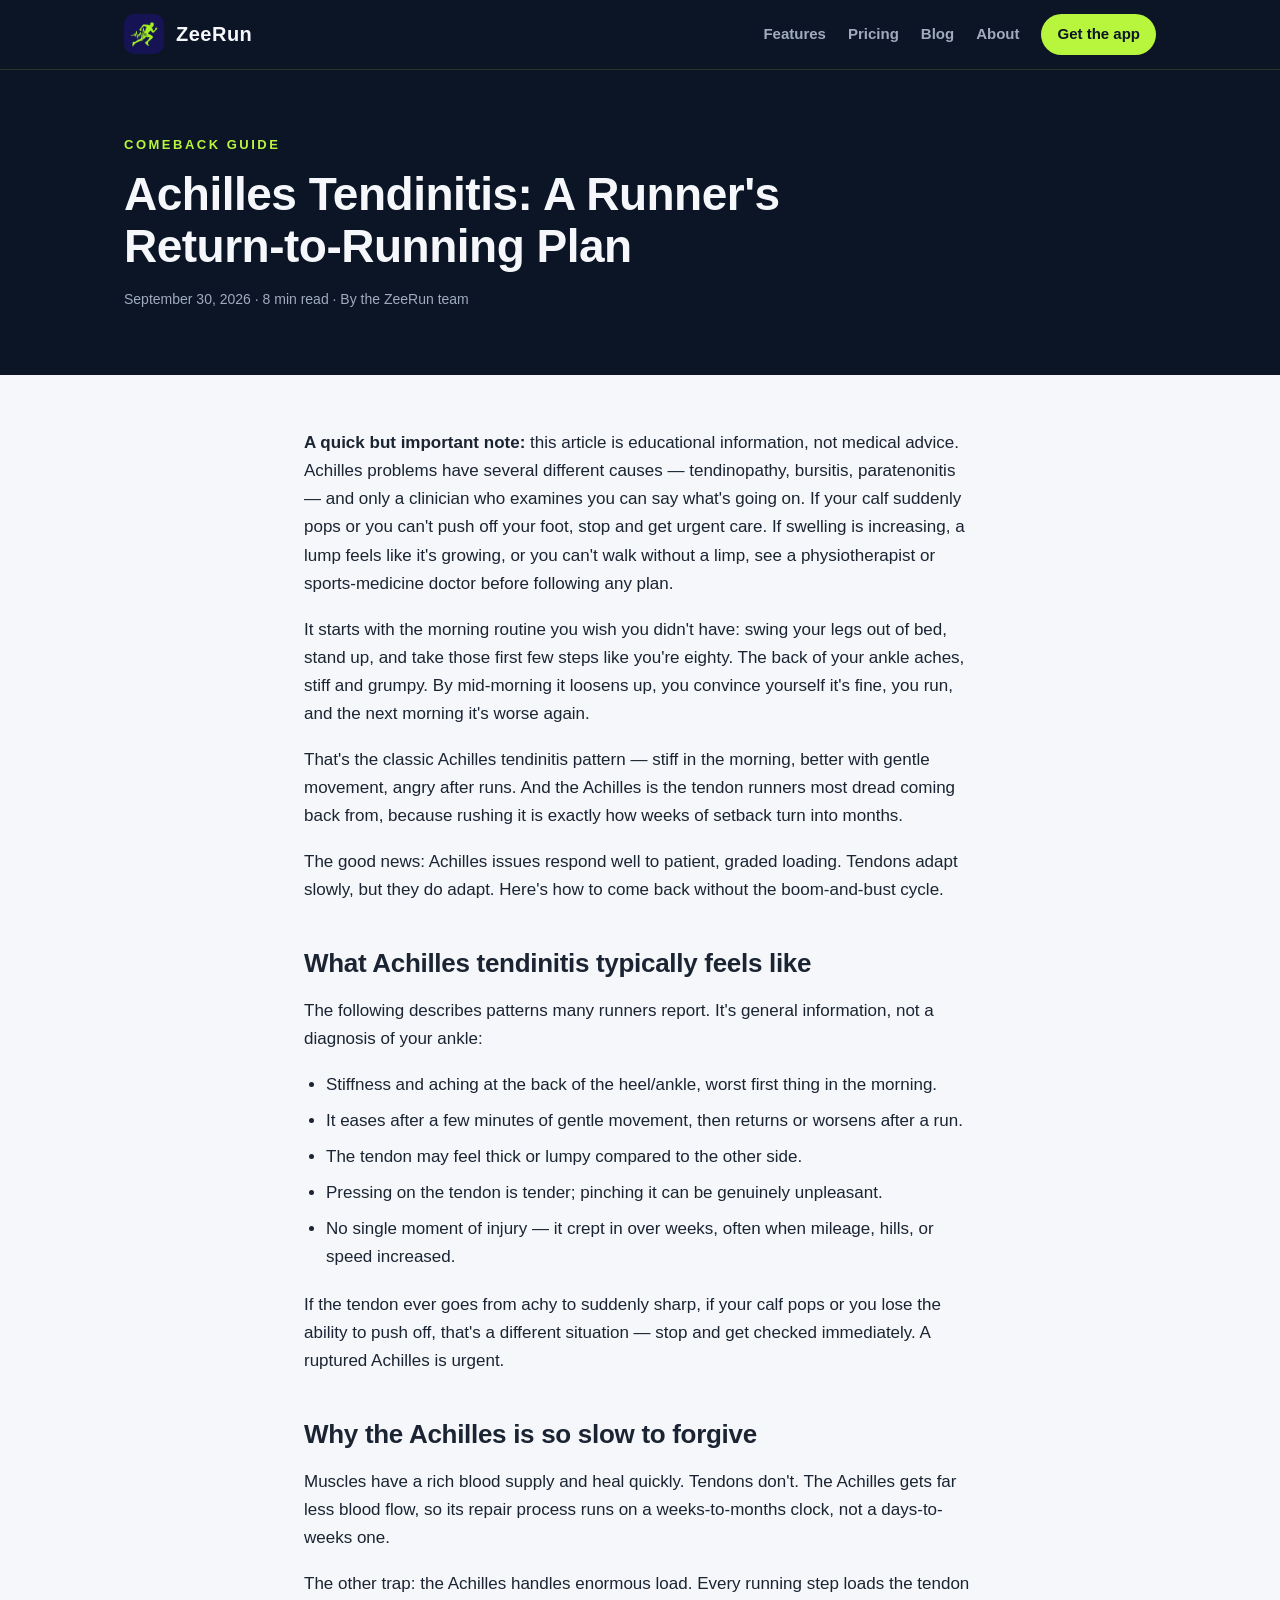
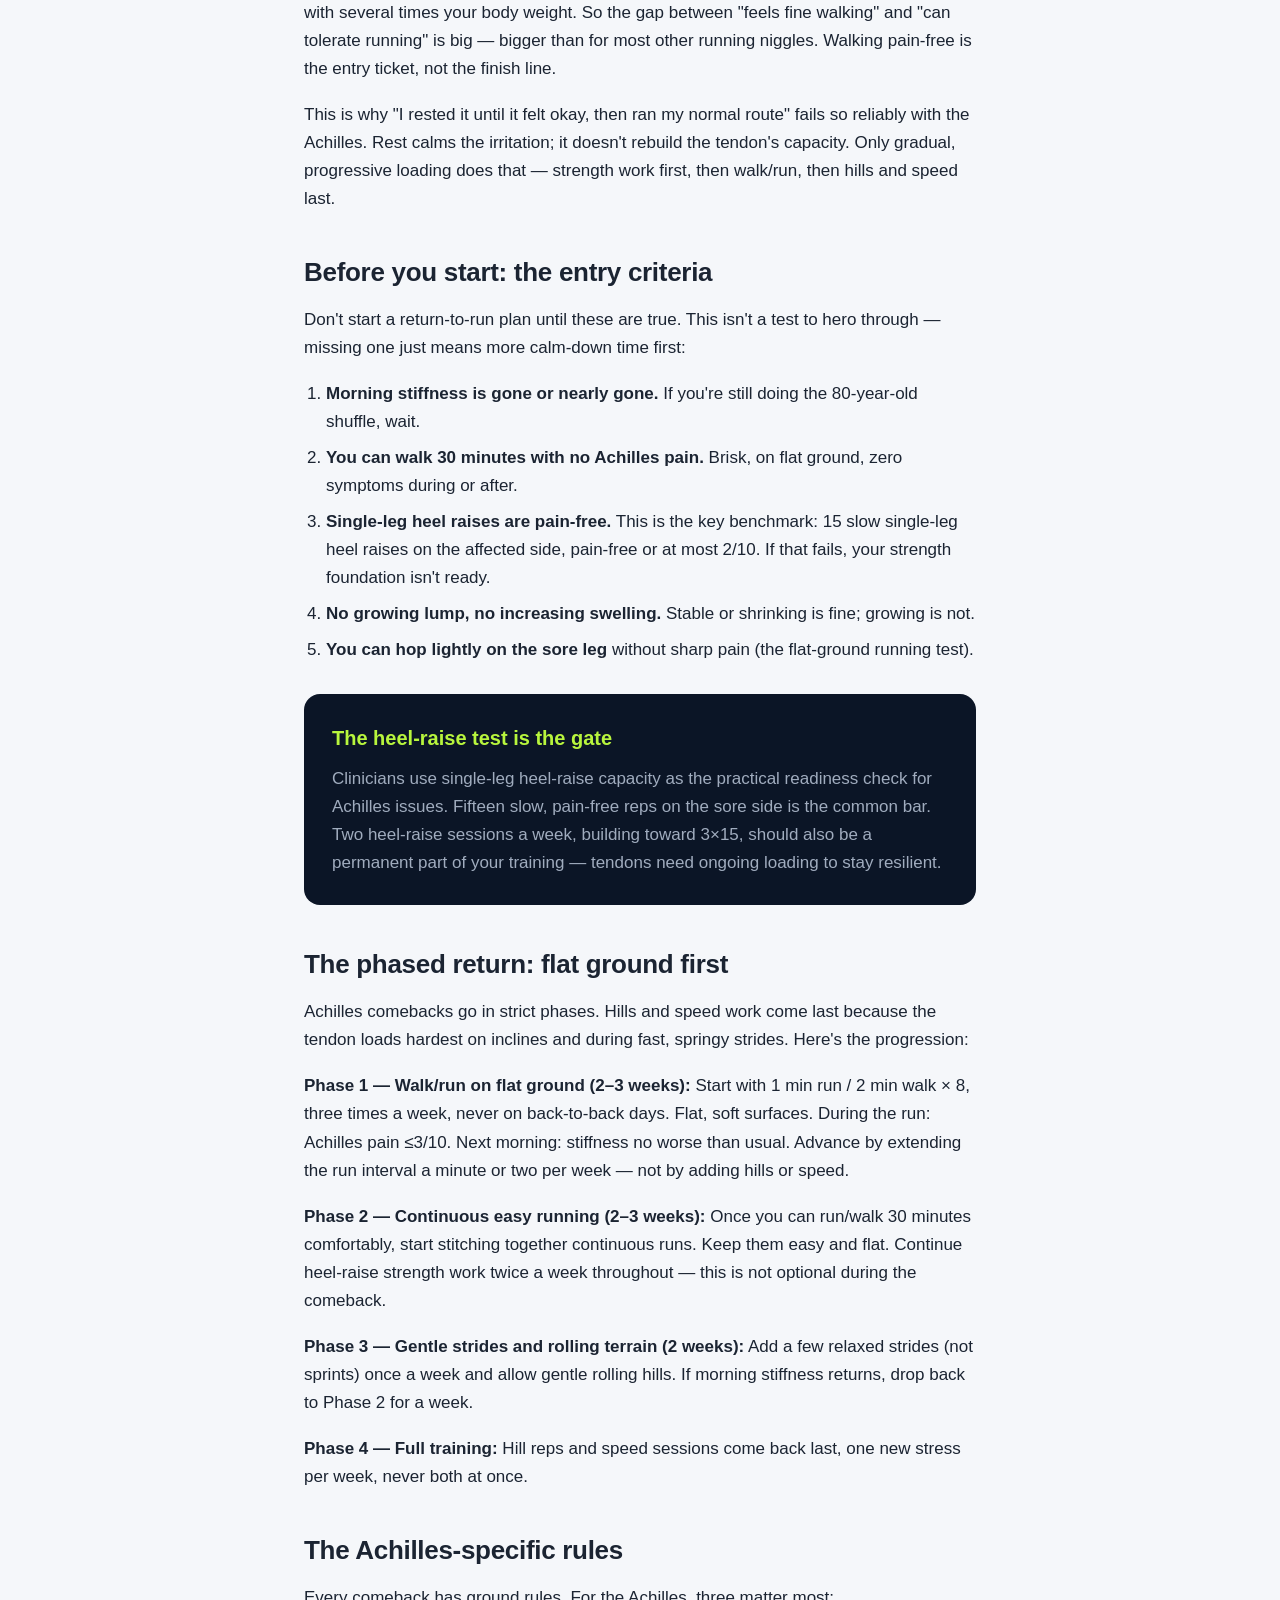
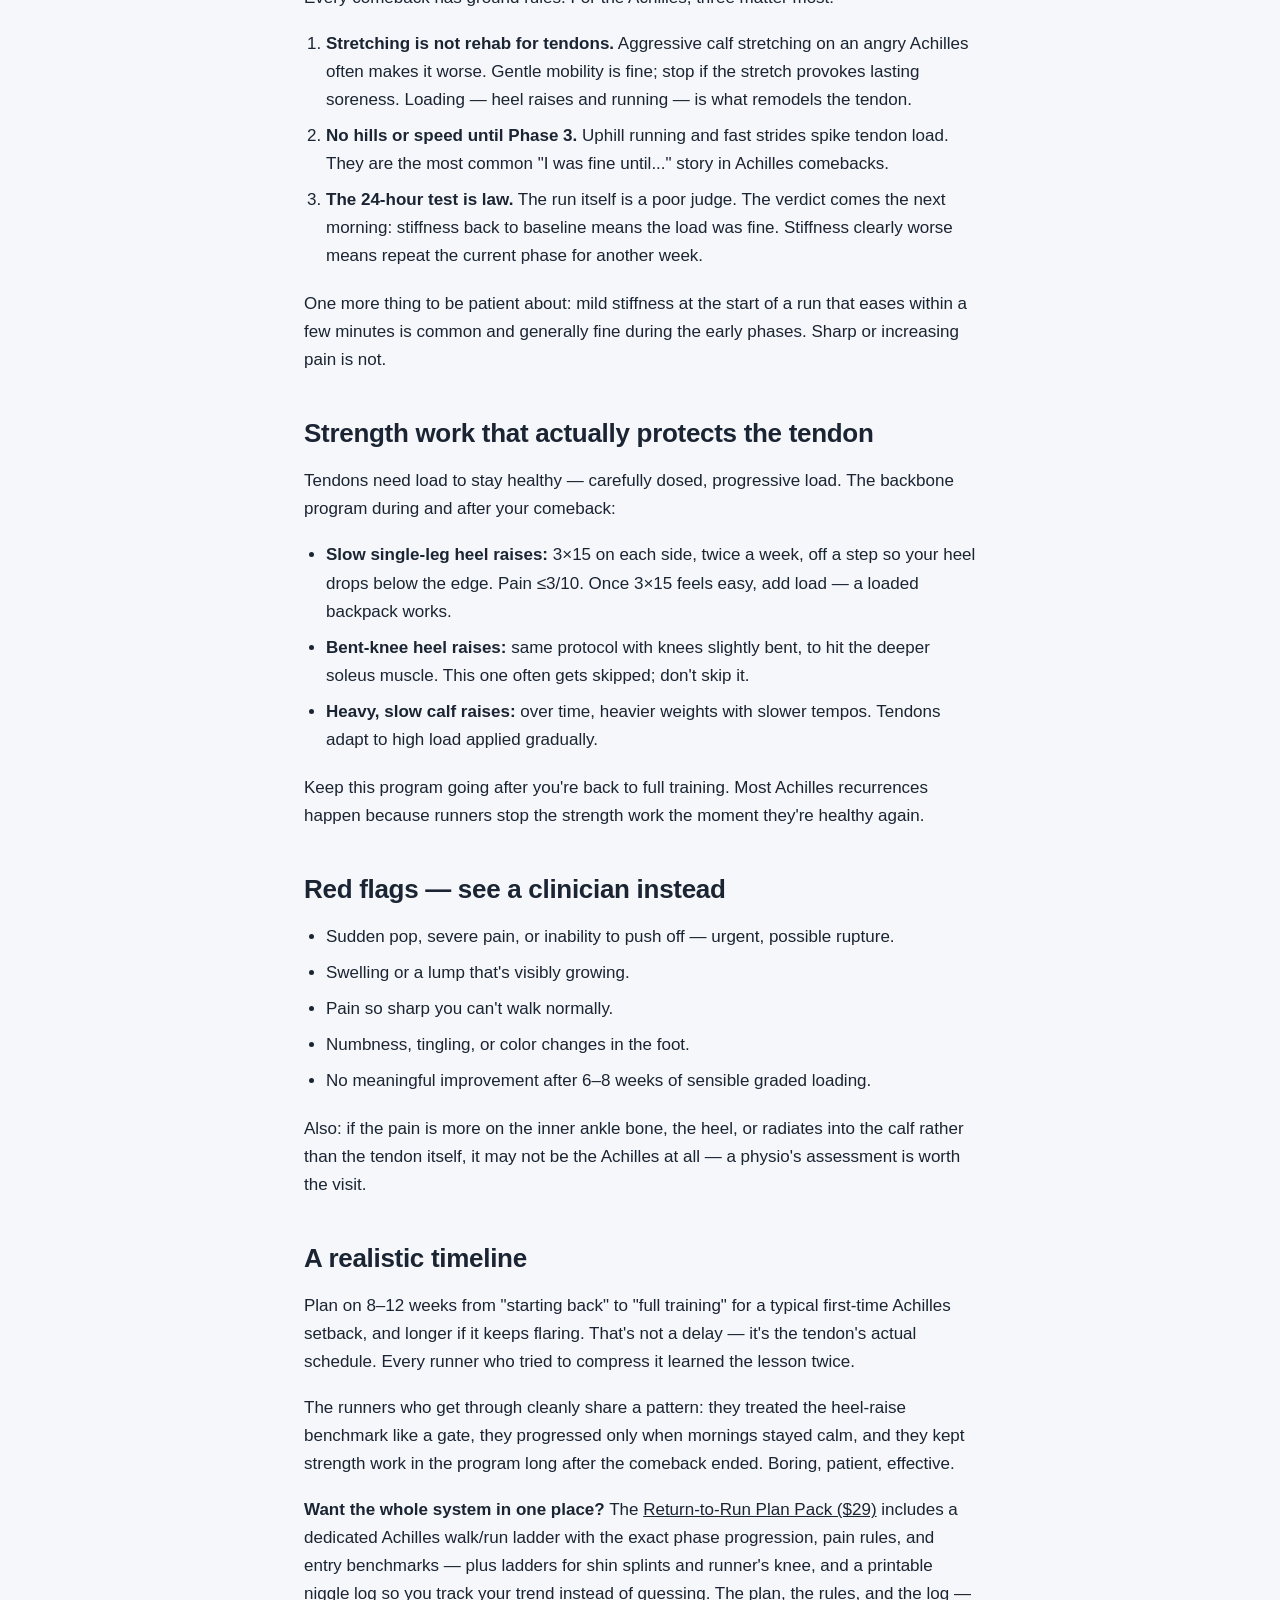
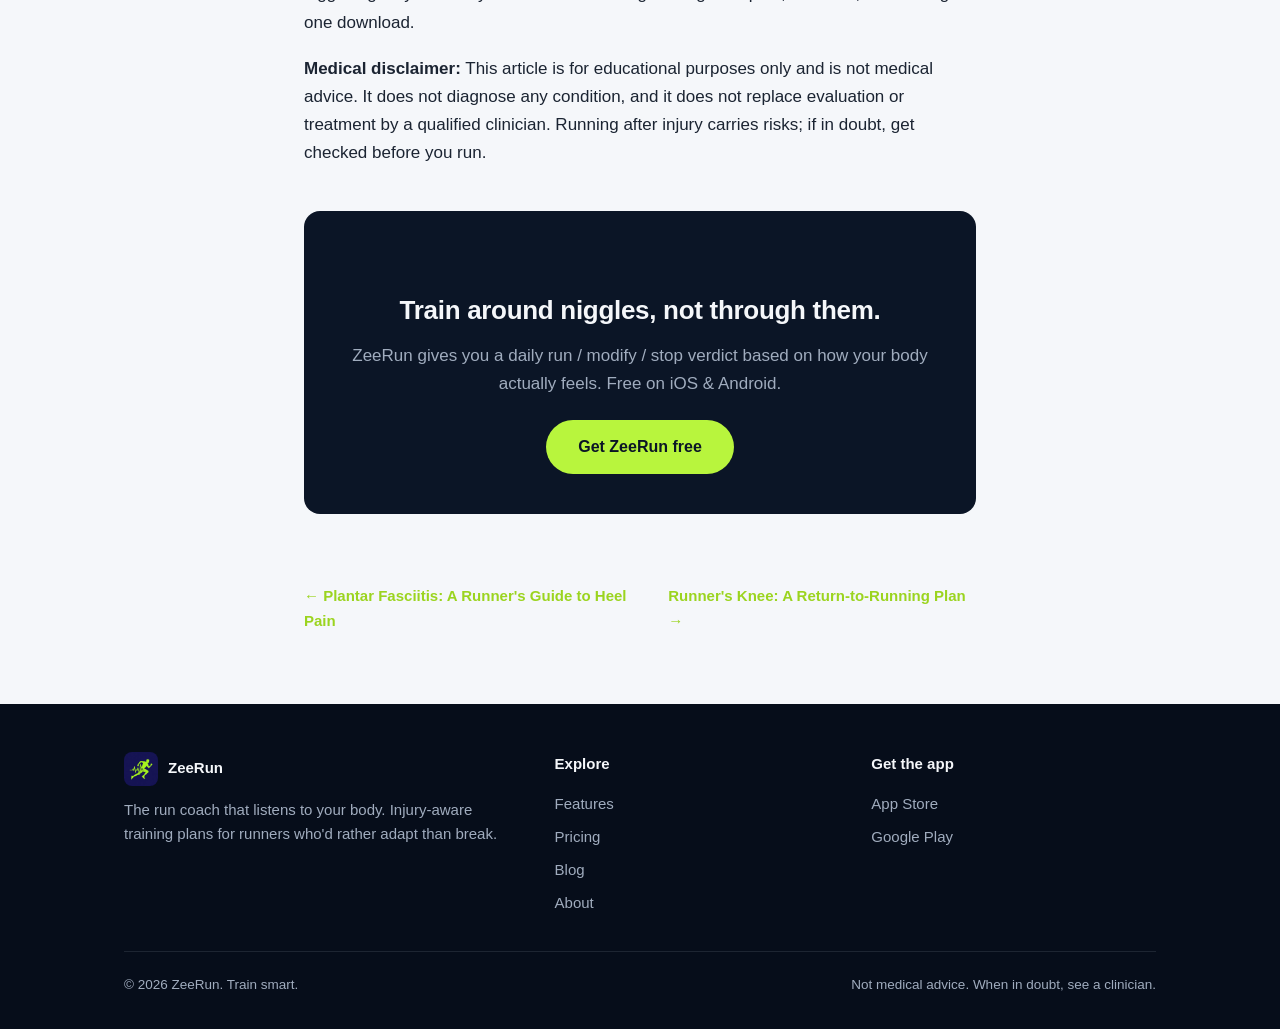
<file: blog/posts/achilles-tendinitis-return-to-running.html>
<!DOCTYPE html>
<html lang="en">
<head>
  <meta charset="UTF-8">
  <meta name="viewport" content="width=device-width, initial-scale=1.0">
  <title>Achilles Tendinitis: A Runner's Return-to-Running Plan | ZeeRun Blog</title>
  <meta name="description" content="Achilles finally calming down? A phased plan for returning to running after Achilles tendinitis — calf-strength benchmarks, walk/run progressions, and red flags.">
  <link rel="canonical" href="https://zeerun.netlify.app/blog/posts/achilles-tendinitis-return-to-running.html">
  <meta property="og:url" content="https://zeerun.netlify.app/blog/posts/achilles-tendinitis-return-to-running.html">
  <meta property="og:title" content="Achilles Tendinitis: A Runner's Return-to-Running Plan">
  <meta property="og:description" content="Calf-tendon finally settling? Phased walk/run progressions, strength benchmarks, and the red flags that mean see a clinician.">
  <meta property="og:type" content="article">
  <meta property="og:image" content="https://zeerun.netlify.app/images/logo.png">
  <meta name="theme-color" content="#0B1526">
  <link rel="icon" type="image/png" href="../../images/logo.png">
  <link rel="stylesheet" href="../../styles.css">
  <script type="application/ld+json">
  {"@context":"https://schema.org","@type":"Article",
   "headline":"Achilles Tendinitis: A Runner's Return-to-Running Plan","description":"A phased walk/run plan for returning to running after Achilles tendinitis, with calf-strength benchmarks and red flags.",
   "datePublished":"2026-09-30","author":{"@type":"Organization","name":"ZeeRun"},
   "publisher":{"@type":"Organization","name":"ZeeRun","logo":{"@type":"ImageObject","url":"https://zeerun.netlify.app/images/logo.png"}},
   "mainEntityOfPage":{"@type":"WebPage","@id":"https://zeerun.netlify.app/blog/posts/achilles-tendinitis-return-to-running.html"}}
  </script>
</head>
<body>

<header class="site-header">
  <div class="wrap">
    <a class="brand" href="../../index.html">
      <img src="../../images/logo.png" alt="ZeeRun logo">
      ZeeRun
    </a>
    <nav class="nav">
      <a href="../../index.html#features">Features</a>
      <a href="../../index.html#pricing">Pricing</a>
      <a href="../index.html">Blog</a>
      <a href="../../about.html">About</a>
      <a class="btn-small" href="../../index.html#download">Get the app</a>
    </nav>
  </div>
</header>

<section class="post-hero">
  <div class="wrap">
    <span class="kicker">Comeback guide</span>
    <h1>Achilles Tendinitis: A Runner's Return-to-Running Plan</h1>
    <p class="post-meta">September 30, 2026 · 8 min read · By the ZeeRun team</p>
  </div>
</section>

<article class="post-body">
<p><strong>A quick but important note:</strong> this article is educational information, not medical advice. Achilles problems have several different causes — tendinopathy, bursitis, paratenonitis — and only a clinician who examines you can say what's going on. If your calf suddenly pops or you can't push off your foot, stop and get urgent care. If swelling is increasing, a lump feels like it's growing, or you can't walk without a limp, see a physiotherapist or sports-medicine doctor before following any plan.</p>

<p>It starts with the morning routine you wish you didn't have: swing your legs out of bed, stand up, and take those first few steps like you're eighty. The back of your ankle aches, stiff and grumpy. By mid-morning it loosens up, you convince yourself it's fine, you run, and the next morning it's worse again.</p>

<p>That's the classic Achilles tendinitis pattern — stiff in the morning, better with gentle movement, angry after runs. And the Achilles is the tendon runners most dread coming back from, because rushing it is exactly how weeks of setback turn into months.</p>

<p>The good news: Achilles issues respond well to patient, graded loading. Tendons adapt slowly, but they do adapt. Here's how to come back without the boom-and-bust cycle.</p>

<h2>What Achilles tendinitis typically feels like</h2>

<p>The following describes patterns many runners report. It's general information, not a diagnosis of your ankle:</p>

<ul>
  <li>Stiffness and aching at the back of the heel/ankle, worst first thing in the morning.</li>
  <li>It eases after a few minutes of gentle movement, then returns or worsens after a run.</li>
  <li>The tendon may feel thick or lumpy compared to the other side.</li>
  <li>Pressing on the tendon is tender; pinching it can be genuinely unpleasant.</li>
  <li>No single moment of injury — it crept in over weeks, often when mileage, hills, or speed increased.</li>
</ul>

<p>If the tendon ever goes from achy to suddenly sharp, if your calf pops or you lose the ability to push off, that's a different situation — stop and get checked immediately. A ruptured Achilles is urgent.</p>

<h2>Why the Achilles is so slow to forgive</h2>

<p>Muscles have a rich blood supply and heal quickly. Tendons don't. The Achilles gets far less blood flow, so its repair process runs on a weeks-to-months clock, not a days-to-weeks one.</p>

<p>The other trap: the Achilles handles enormous load. Every running step loads the tendon with several times your body weight. So the gap between "feels fine walking" and "can tolerate running" is big — bigger than for most other running niggles. Walking pain-free is the entry ticket, not the finish line.</p>

<p>This is why "I rested it until it felt okay, then ran my normal route" fails so reliably with the Achilles. Rest calms the irritation; it doesn't rebuild the tendon's capacity. Only gradual, progressive loading does that — strength work first, then walk/run, then hills and speed last.</p>

<h2>Before you start: the entry criteria</h2>

<p>Don't start a return-to-run plan until these are true. This isn't a test to hero through — missing one just means more calm-down time first:</p>

<ol>
  <li><strong>Morning stiffness is gone or nearly gone.</strong> If you're still doing the 80-year-old shuffle, wait.</li>
  <li><strong>You can walk 30 minutes with no Achilles pain.</strong> Brisk, on flat ground, zero symptoms during or after.</li>
  <li><strong>Single-leg heel raises are pain-free.</strong> This is the key benchmark: 15 slow single-leg heel raises on the affected side, pain-free or at most 2/10. If that fails, your strength foundation isn't ready.</li>
  <li><strong>No growing lump, no increasing swelling.</strong> Stable or shrinking is fine; growing is not.</li>
  <li><strong>You can hop lightly on the sore leg</strong> without sharp pain (the flat-ground running test).</li>
</ol>

<div class="verdict-box"><h3>The heel-raise test is the gate</h3><p>Clinicians use single-leg heel-raise capacity as the practical readiness check for Achilles issues. Fifteen slow, pain-free reps on the sore side is the common bar. Two heel-raise sessions a week, building toward 3×15, should also be a permanent part of your training — tendons need ongoing loading to stay resilient.</p></div>

<h2>The phased return: flat ground first</h2>

<p>Achilles comebacks go in strict phases. Hills and speed work come last because the tendon loads hardest on inclines and during fast, springy strides. Here's the progression:</p>

<p><strong>Phase 1 — Walk/run on flat ground (2–3 weeks):</strong> Start with 1 min run / 2 min walk × 8, three times a week, never on back-to-back days. Flat, soft surfaces. During the run: Achilles pain ≤3/10. Next morning: stiffness no worse than usual. Advance by extending the run interval a minute or two per week — not by adding hills or speed.</p>

<p><strong>Phase 2 — Continuous easy running (2–3 weeks):</strong> Once you can run/walk 30 minutes comfortably, start stitching together continuous runs. Keep them easy and flat. Continue heel-raise strength work twice a week throughout — this is not optional during the comeback.</p>

<p><strong>Phase 3 — Gentle strides and rolling terrain (2 weeks):</strong> Add a few relaxed strides (not sprints) once a week and allow gentle rolling hills. If morning stiffness returns, drop back to Phase 2 for a week.</p>

<p><strong>Phase 4 — Full training:</strong> Hill reps and speed sessions come back last, one new stress per week, never both at once.</p>

<h2>The Achilles-specific rules</h2>

<p>Every comeback has ground rules. For the Achilles, three matter most:</p>

<ol>
  <li><strong>Stretching is not rehab for tendons.</strong> Aggressive calf stretching on an angry Achilles often makes it worse. Gentle mobility is fine; stop if the stretch provokes lasting soreness. Loading — heel raises and running — is what remodels the tendon.</li>
  <li><strong>No hills or speed until Phase 3.</strong> Uphill running and fast strides spike tendon load. They are the most common "I was fine until..." story in Achilles comebacks.</li>
  <li><strong>The 24-hour test is law.</strong> The run itself is a poor judge. The verdict comes the next morning: stiffness back to baseline means the load was fine. Stiffness clearly worse means repeat the current phase for another week.</li>
</ol>

<p>One more thing to be patient about: mild stiffness at the start of a run that eases within a few minutes is common and generally fine during the early phases. Sharp or increasing pain is not.</p>

<h2>Strength work that actually protects the tendon</h2>

<p>Tendons need load to stay healthy — carefully dosed, progressive load. The backbone program during and after your comeback:</p>

<ul>
  <li><strong>Slow single-leg heel raises:</strong> 3×15 on each side, twice a week, off a step so your heel drops below the edge. Pain ≤3/10. Once 3×15 feels easy, add load — a loaded backpack works.</li>
  <li><strong>Bent-knee heel raises:</strong> same protocol with knees slightly bent, to hit the deeper soleus muscle. This one often gets skipped; don't skip it.</li>
  <li><strong>Heavy, slow calf raises:</strong> over time, heavier weights with slower tempos. Tendons adapt to high load applied gradually.</li>
</ul>

<p>Keep this program going after you're back to full training. Most Achilles recurrences happen because runners stop the strength work the moment they're healthy again.</p>

<h2>Red flags — see a clinician instead</h2>

<ul>
  <li>Sudden pop, severe pain, or inability to push off — urgent, possible rupture.</li>
  <li>Swelling or a lump that's visibly growing.</li>
  <li>Pain so sharp you can't walk normally.</li>
  <li>Numbness, tingling, or color changes in the foot.</li>
  <li>No meaningful improvement after 6–8 weeks of sensible graded loading.</li>
</ul>

<p>Also: if the pain is more on the inner ankle bone, the heel, or radiates into the calf rather than the tendon itself, it may not be the Achilles at all — a physio's assessment is worth the visit.</p>

<h2>A realistic timeline</h2>

<p>Plan on 8–12 weeks from "starting back" to "full training" for a typical first-time Achilles setback, and longer if it keeps flaring. That's not a delay — it's the tendon's actual schedule. Every runner who tried to compress it learned the lesson twice.</p>

<p>The runners who get through cleanly share a pattern: they treated the heel-raise benchmark like a gate, they progressed only when mornings stayed calm, and they kept strength work in the program long after the comeback ended. Boring, patient, effective.</p>

<p><strong>Want the whole system in one place?</strong> The <a href="https://stride6.gumroad.com/l/bzjeuc">Return-to-Run Plan Pack ($29)</a> includes a dedicated Achilles walk/run ladder with the exact phase progression, pain rules, and entry benchmarks — plus ladders for shin splints and runner's knee, and a printable niggle log so you track your trend instead of guessing. The plan, the rules, and the log — one download.</p>

<p><strong>Medical disclaimer:</strong> This article is for educational purposes only and is not medical advice. It does not diagnose any condition, and it does not replace evaluation or treatment by a qualified clinician. Running after injury carries risks; if in doubt, get checked before you run.</p>

  <div class="post-cta">
    <h2>Train around niggles, not through them.</h2>
    <p>ZeeRun gives you a daily run / modify / stop verdict based on how your body actually feels. Free on iOS &amp; Android.</p>
    <a class="btn" href="../../index.html#download">Get ZeeRun free</a>
  </div>
</article>

<nav class="post-nav">
  <a href="plantar-fasciitis-guide.html">← Plantar Fasciitis: A Runner's Guide to Heel Pain</a>
  <a href="runners-knee-return-to-running-plan.html">Runner's Knee: A Return-to-Running Plan →</a>
</nav>

<footer class="site-footer">
  <div class="wrap">
    <div class="footer-grid">
      <div>
        <div class="footer-brand"><img src="../../images/logo.png" alt="ZeeRun logo"> ZeeRun</div>
        <p>The run coach that listens to your body. Injury-aware training plans for runners who'd rather adapt than break.</p>
      </div>
      <div>
        <h4>Explore</h4>
        <a href="../../index.html#features">Features</a>
        <a href="../../index.html#pricing">Pricing</a>
        <a href="../index.html">Blog</a>
        <a href="../../about.html">About</a>
      </div>
      <div>
        <h4>Get the app</h4>
        <a href="https://apps.apple.com/us/app/zeerun-run-tracker-coach/id6796361407">App Store</a>
        <!-- PLAY_STORE_PLACEHOLDER -->
        <a href="https://play.google.com/store/apps/details?id=app.rork.al76njhtzkys2uwgfuv7o&pcampaignid=web_share">Google Play</a>
      </div>
    </div>
    <div class="footer-bottom">
      <span>© 2026 ZeeRun. Train smart.</span>
      <span>Not medical advice. When in doubt, see a clinician.</span>
    </div>
  </div>
</footer>

</body>
</html>
</file>
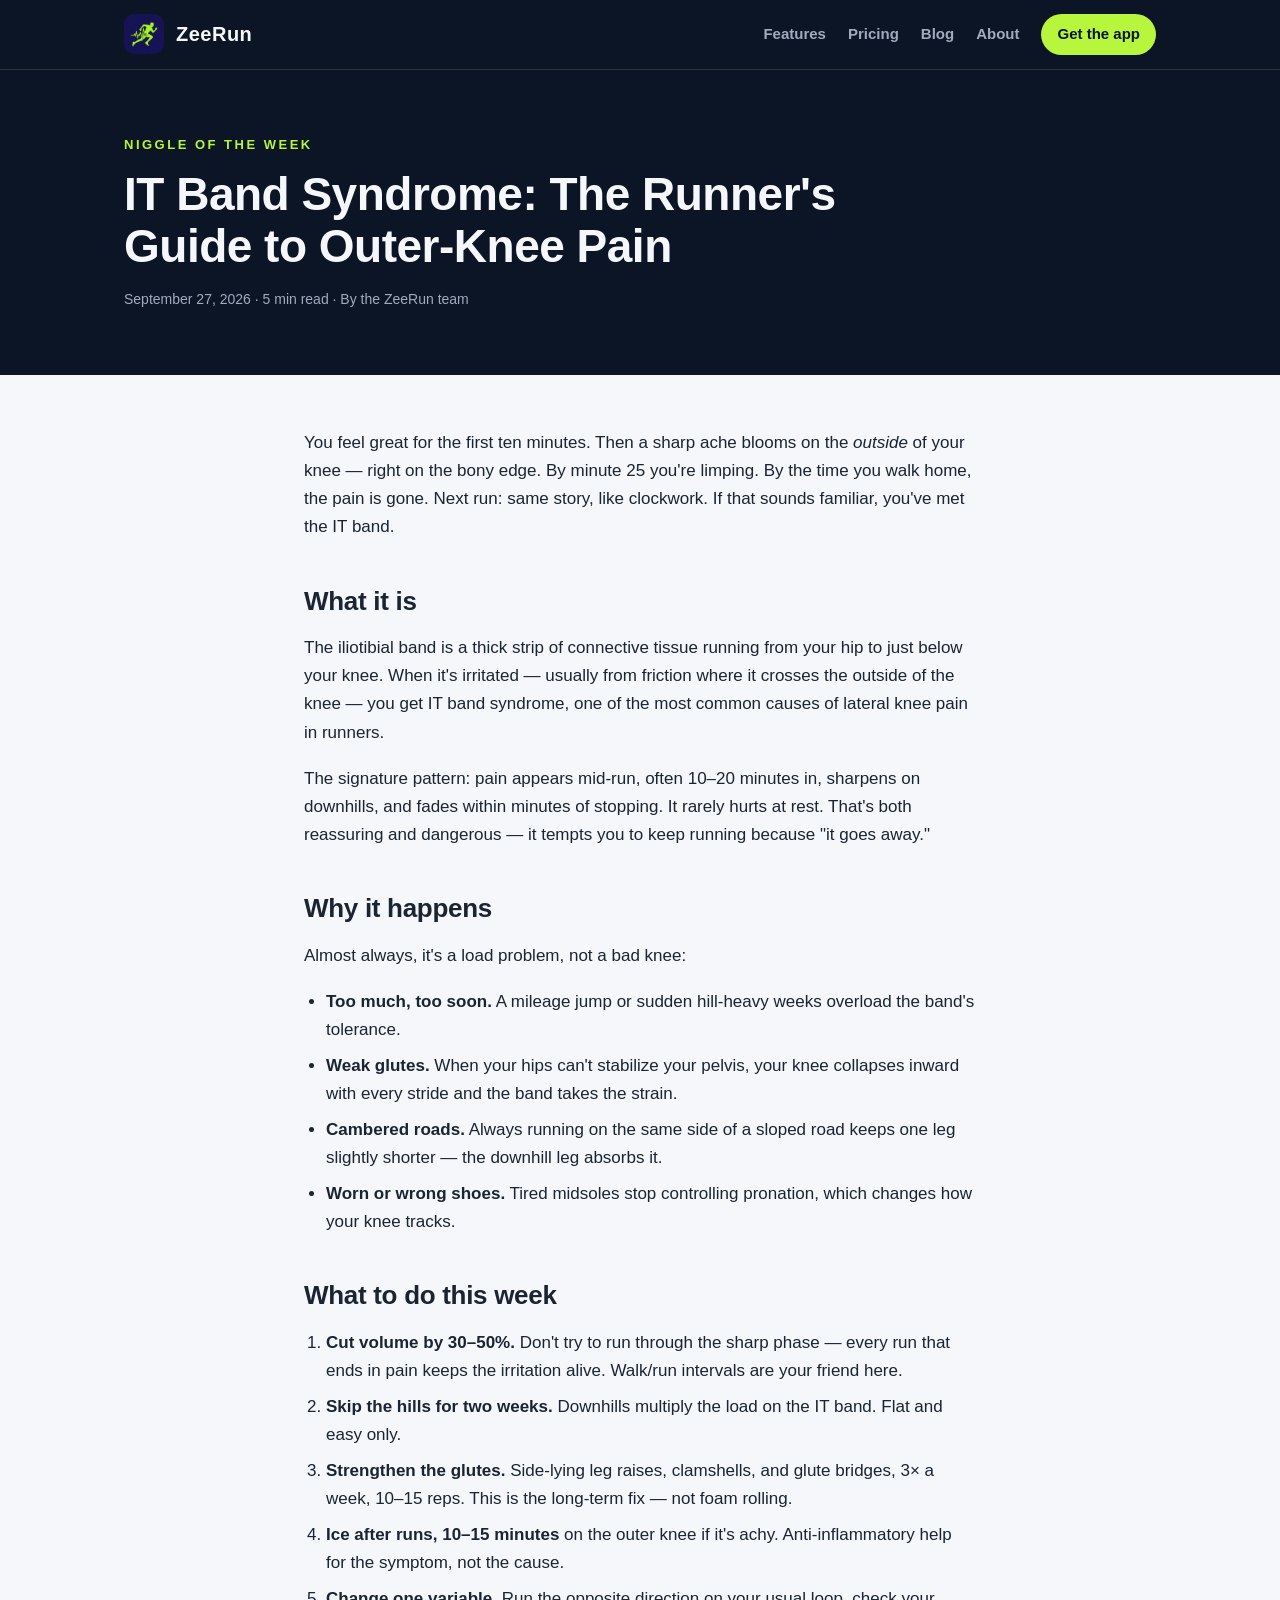
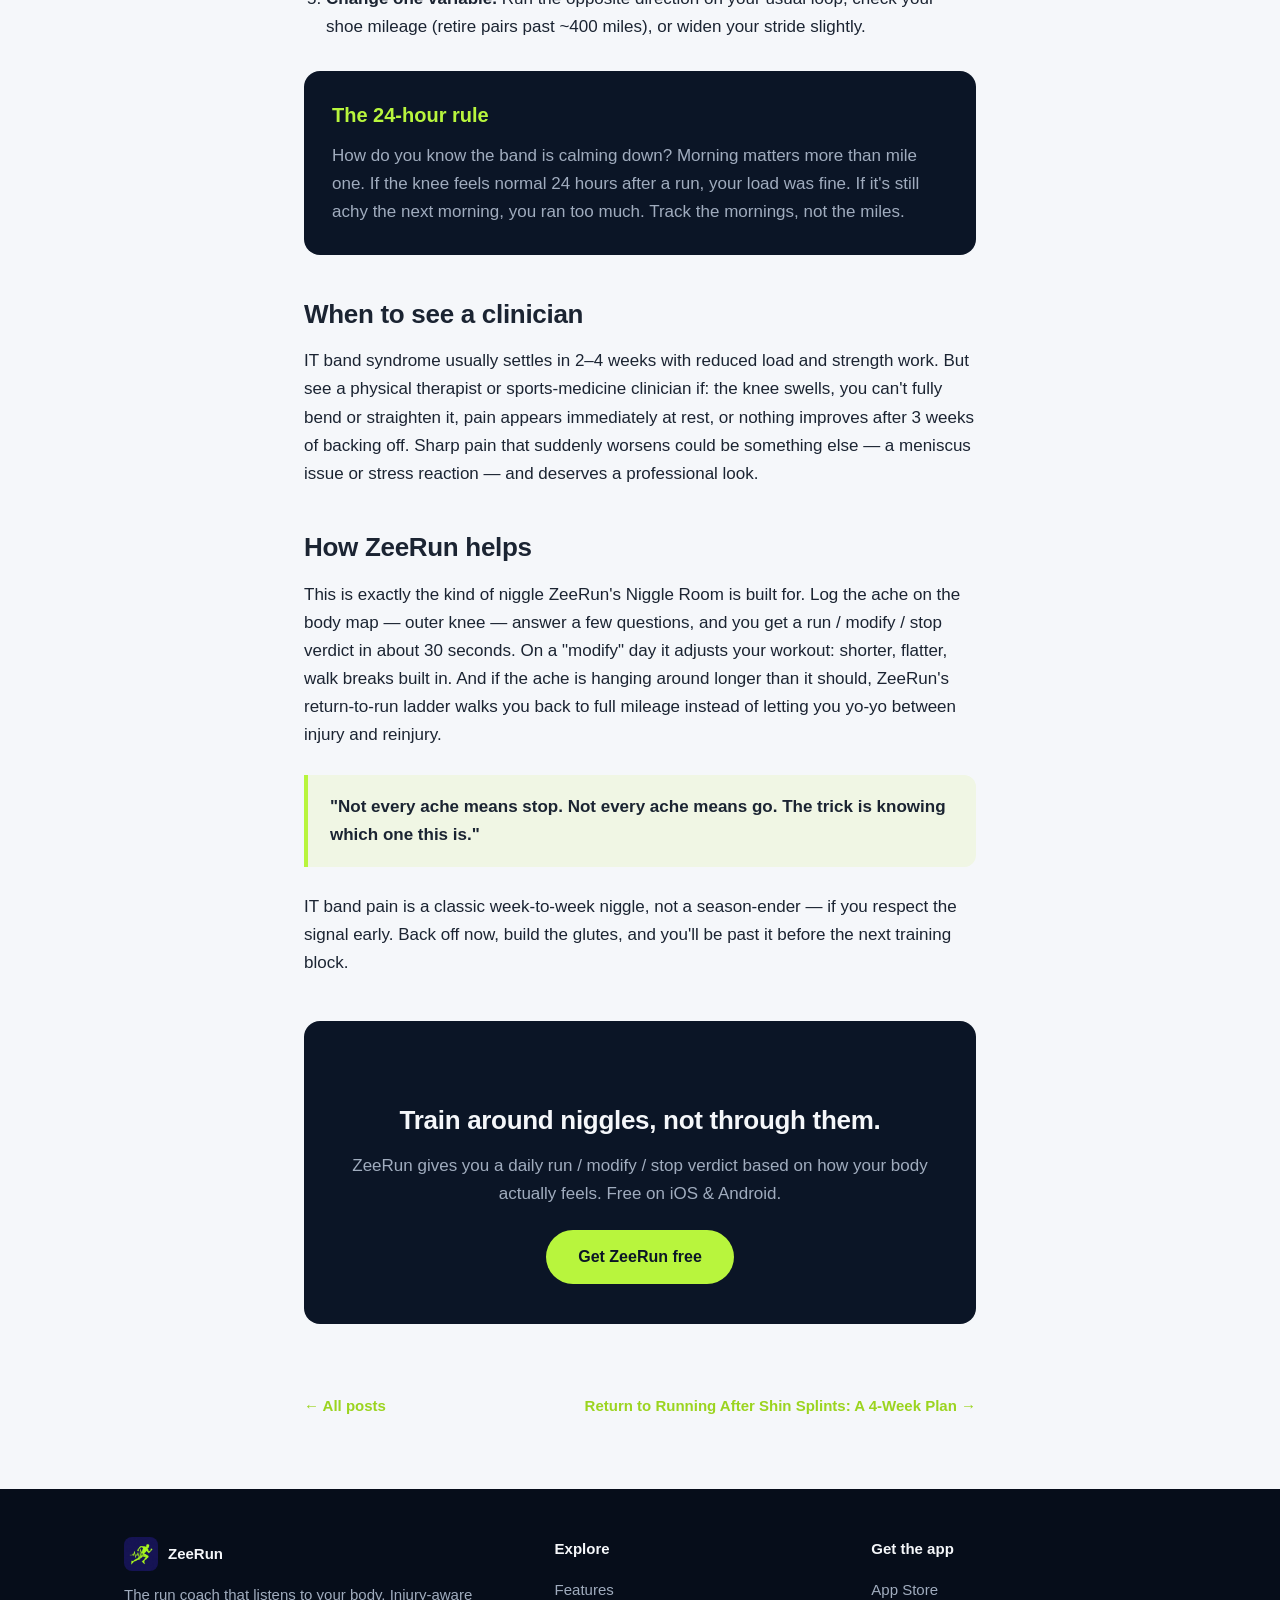
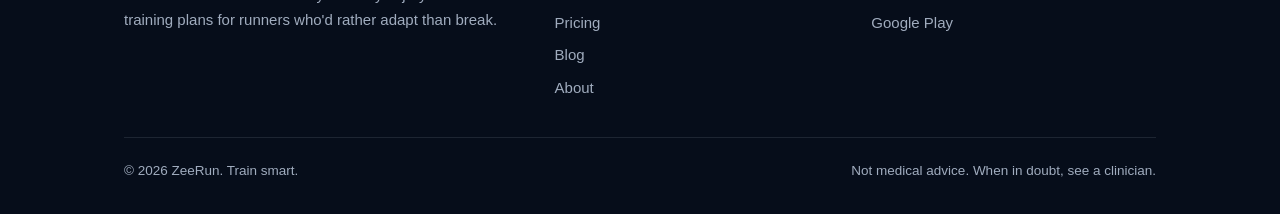
<file: blog/posts/it-band-syndrome-guide.html>
<!DOCTYPE html>
<html lang="en">
<head>
  <meta charset="UTF-8">
  <meta name="viewport" content="width=device-width, initial-scale=1.0">
  <!-- SLOT: PAGE_TITLE — e.g. "Shin Splints: The Runner's Guide | ZeeRun Blog" -->
  <title>IT Band Syndrome: The Runner's Guide to Outer-Knee Pain | ZeeRun Blog</title>
  <!-- SLOT: META_DESCRIPTION — one sentence, ~150 chars, plain language -->
  <meta name="description" content="Outer-knee pain that appears mid-run is usually IT band syndrome. Learn why it happens and the exact steps to calm it down this week.">
  <!-- SLOT: CANONICAL — absolute post URL, e.g. https://zeerun.netlify.app/blog/posts/my-post.html -->
  <link rel="canonical" href="https://zeerun.netlify.app/blog/posts/it-band-syndrome-guide.html">
  <meta property="og:url" content="https://zeerun.netlify.app/blog/posts/it-band-syndrome-guide.html">
  <!-- SLOT: OG tags — mirror title/description -->
  <meta property="og:title" content="IT Band Syndrome: The Runner's Guide to Outer-Knee Pain">
  <meta property="og:description" content="Outer-knee pain that appears mid-run is usually IT band syndrome. Learn why it happens and the exact steps to calm it down this week.">
  <meta property="og:type" content="article">
  <meta property="og:image" content="https://zeerun.netlify.app/images/logo.png">
  <meta name="theme-color" content="#0B1526">
  <link rel="icon" type="image/png" href="../../images/logo.png">
  <link rel="stylesheet" href="../../styles.css">
  <!-- SLOT: JSON-LD — fill headline, description, datePublished (YYYY-MM-DD), author stays ZeeRun -->
  <script type="application/ld+json">
  {"@context":"https://schema.org","@type":"Article",
   "headline":"IT Band Syndrome: The Runner's Guide to Outer-Knee Pain","description":"Outer-knee pain that appears mid-run is usually IT band syndrome. Learn why it happens and the exact steps to calm it down this week.",
   "datePublished":"2026-09-27","author":{"@type":"Organization","name":"ZeeRun"},
   "publisher":{"@type":"Organization","name":"ZeeRun","logo":{"@type":"ImageObject","url":"https://zeerun.netlify.app/images/logo.png"}},
   "mainEntityOfPage":{"@type":"WebPage","@id":"https://zeerun.netlify.app/blog/posts/it-band-syndrome-guide.html"}
  </script>
</head>
<body>

<header class="site-header">
  <div class="wrap">
    <a class="brand" href="../../index.html">
      <img src="../../images/logo.png" alt="ZeeRun logo">
      ZeeRun
    </a>
    <nav class="nav">
      <a href="../../index.html#features">Features</a>
      <a href="../../index.html#pricing">Pricing</a>
      <a href="../index.html">Blog</a>
      <a href="../../about.html">About</a>
      <a class="btn-small" href="../../index.html#download">Get the app</a>
    </nav>
  </div>
</header>

<!-- SLOT: POST_HERO — kicker (category), h1 (post title), meta line (date · read time) -->
<section class="post-hero">
  <div class="wrap">
    <span class="kicker">Niggle of the week</span>
    <h1>IT Band Syndrome: The Runner's Guide to Outer-Knee Pain</h1>
    <p class="post-meta">September 27, 2026 · 5 min read · By the ZeeRun team</p>
  </div>
</section>

<!-- SLOT: POST_BODY — the article. Use h2 for sections, h3 for subsections,
     p for paragraphs, ul/ol for lists, blockquote for pull quotes.
     Optional: <div class="verdict-box"><h3>...</h3><p>...</p></div> for callouts. -->
<article class="post-body">
  <p>You feel great for the first ten minutes. Then a sharp ache blooms on the <em>outside</em> of your knee — right on the bony edge. By minute 25 you're limping. By the time you walk home, the pain is gone. Next run: same story, like clockwork. If that sounds familiar, you've met the IT band.</p>

  <h2>What it is</h2>
  <p>The iliotibial band is a thick strip of connective tissue running from your hip to just below your knee. When it's irritated — usually from friction where it crosses the outside of the knee — you get IT band syndrome, one of the most common causes of lateral knee pain in runners.</p>
  <p>The signature pattern: pain appears mid-run, often 10–20 minutes in, sharpens on downhills, and fades within minutes of stopping. It rarely hurts at rest. That's both reassuring and dangerous — it tempts you to keep running because "it goes away."</p>

  <h2>Why it happens</h2>
  <p>Almost always, it's a load problem, not a bad knee:</p>
  <ul>
    <li><strong>Too much, too soon.</strong> A mileage jump or sudden hill-heavy weeks overload the band's tolerance.</li>
    <li><strong>Weak glutes.</strong> When your hips can't stabilize your pelvis, your knee collapses inward with every stride and the band takes the strain.</li>
    <li><strong>Cambered roads.</strong> Always running on the same side of a sloped road keeps one leg slightly shorter — the downhill leg absorbs it.</li>
    <li><strong>Worn or wrong shoes.</strong> Tired midsoles stop controlling pronation, which changes how your knee tracks.</li>
  </ul>

  <h2>What to do this week</h2>
  <ol>
    <li><strong>Cut volume by 30–50%.</strong> Don't try to run through the sharp phase — every run that ends in pain keeps the irritation alive. Walk/run intervals are your friend here.</li>
    <li><strong>Skip the hills for two weeks.</strong> Downhills multiply the load on the IT band. Flat and easy only.</li>
    <li><strong>Strengthen the glutes.</strong> Side-lying leg raises, clamshells, and glute bridges, 3× a week, 10–15 reps. This is the long-term fix — not foam rolling.</li>
    <li><strong>Ice after runs, 10–15 minutes</strong> on the outer knee if it's achy. Anti-inflammatory help for the symptom, not the cause.</li>
    <li><strong>Change one variable.</strong> Run the opposite direction on your usual loop, check your shoe mileage (retire pairs past ~400 miles), or widen your stride slightly.</li>
  </ol>
  <div class="verdict-box">
    <h3>The 24-hour rule</h3>
    <p>How do you know the band is calming down? Morning matters more than mile one. If the knee feels normal 24 hours after a run, your load was fine. If it's still achy the next morning, you ran too much. Track the mornings, not the miles.</p>
  </div>

  <h2>When to see a clinician</h2>
  <p>IT band syndrome usually settles in 2–4 weeks with reduced load and strength work. But see a physical therapist or sports-medicine clinician if: the knee swells, you can't fully bend or straighten it, pain appears immediately at rest, or nothing improves after 3 weeks of backing off. Sharp pain that suddenly worsens could be something else — a meniscus issue or stress reaction — and deserves a professional look.</p>

  <h2>How ZeeRun helps</h2>
  <p>This is exactly the kind of niggle ZeeRun's Niggle Room is built for. Log the ache on the body map — outer knee — answer a few questions, and you get a run / modify / stop verdict in about 30 seconds. On a "modify" day it adjusts your workout: shorter, flatter, walk breaks built in. And if the ache is hanging around longer than it should, ZeeRun's return-to-run ladder walks you back to full mileage instead of letting you yo-yo between injury and reinjury.</p>

  <blockquote>"Not every ache means stop. Not every ache means go. The trick is knowing which one this is."</blockquote>

  <p>IT band pain is a classic week-to-week niggle, not a season-ender — if you respect the signal early. Back off now, build the glutes, and you'll be past it before the next training block.</p>

  <div class="post-cta">
    <h2>Train around niggles, not through them.</h2>
    <p>ZeeRun gives you a daily run / modify / stop verdict based on how your body actually feels. Free on iOS &amp; Android.</p>
    <a class="btn" href="../../index.html#download">Get ZeeRun free</a>
  </div>
</article>

<!-- SLOT: POST_NAV — prev/next links; delete a link if none exists -->
<nav class="post-nav">
  <a href="../index.html">← All posts</a>
  <a href="return-to-running-after-shin-splints.html">Return to Running After Shin Splints: A 4-Week Plan →</a>
</nav>

<footer class="site-footer">
  <div class="wrap">
    <div class="footer-grid">
      <div>
        <div class="footer-brand"><img src="../../images/logo.png" alt="ZeeRun logo"> ZeeRun</div>
        <p>The run coach that listens to your body. Injury-aware training plans for runners who'd rather adapt than break.</p>
      </div>
      <div>
        <h4>Explore</h4>
        <a href="../../index.html#features">Features</a>
        <a href="../../index.html#pricing">Pricing</a>
        <a href="../index.html">Blog</a>
        <a href="../../about.html">About</a>
      </div>
      <div>
        <h4>Get the app</h4>
        <a href="https://apps.apple.com/us/app/zeerun-run-tracker-coach/id6796361407">App Store</a>
        <!-- PLAY_STORE_PLACEHOLDER -->
        <a href="https://play.google.com/store/apps/details?id=app.rork.al76njhtzkys2uwgfuv7o&pcampaignid=web_share">Google Play</a>
      </div>
    </div>
    <div class="footer-bottom">
      <span>© 2026 ZeeRun. Train smart.</span>
      <span>Not medical advice. When in doubt, see a clinician.</span>
    </div>
  </div>
</footer>

</body>
</html>
</file>
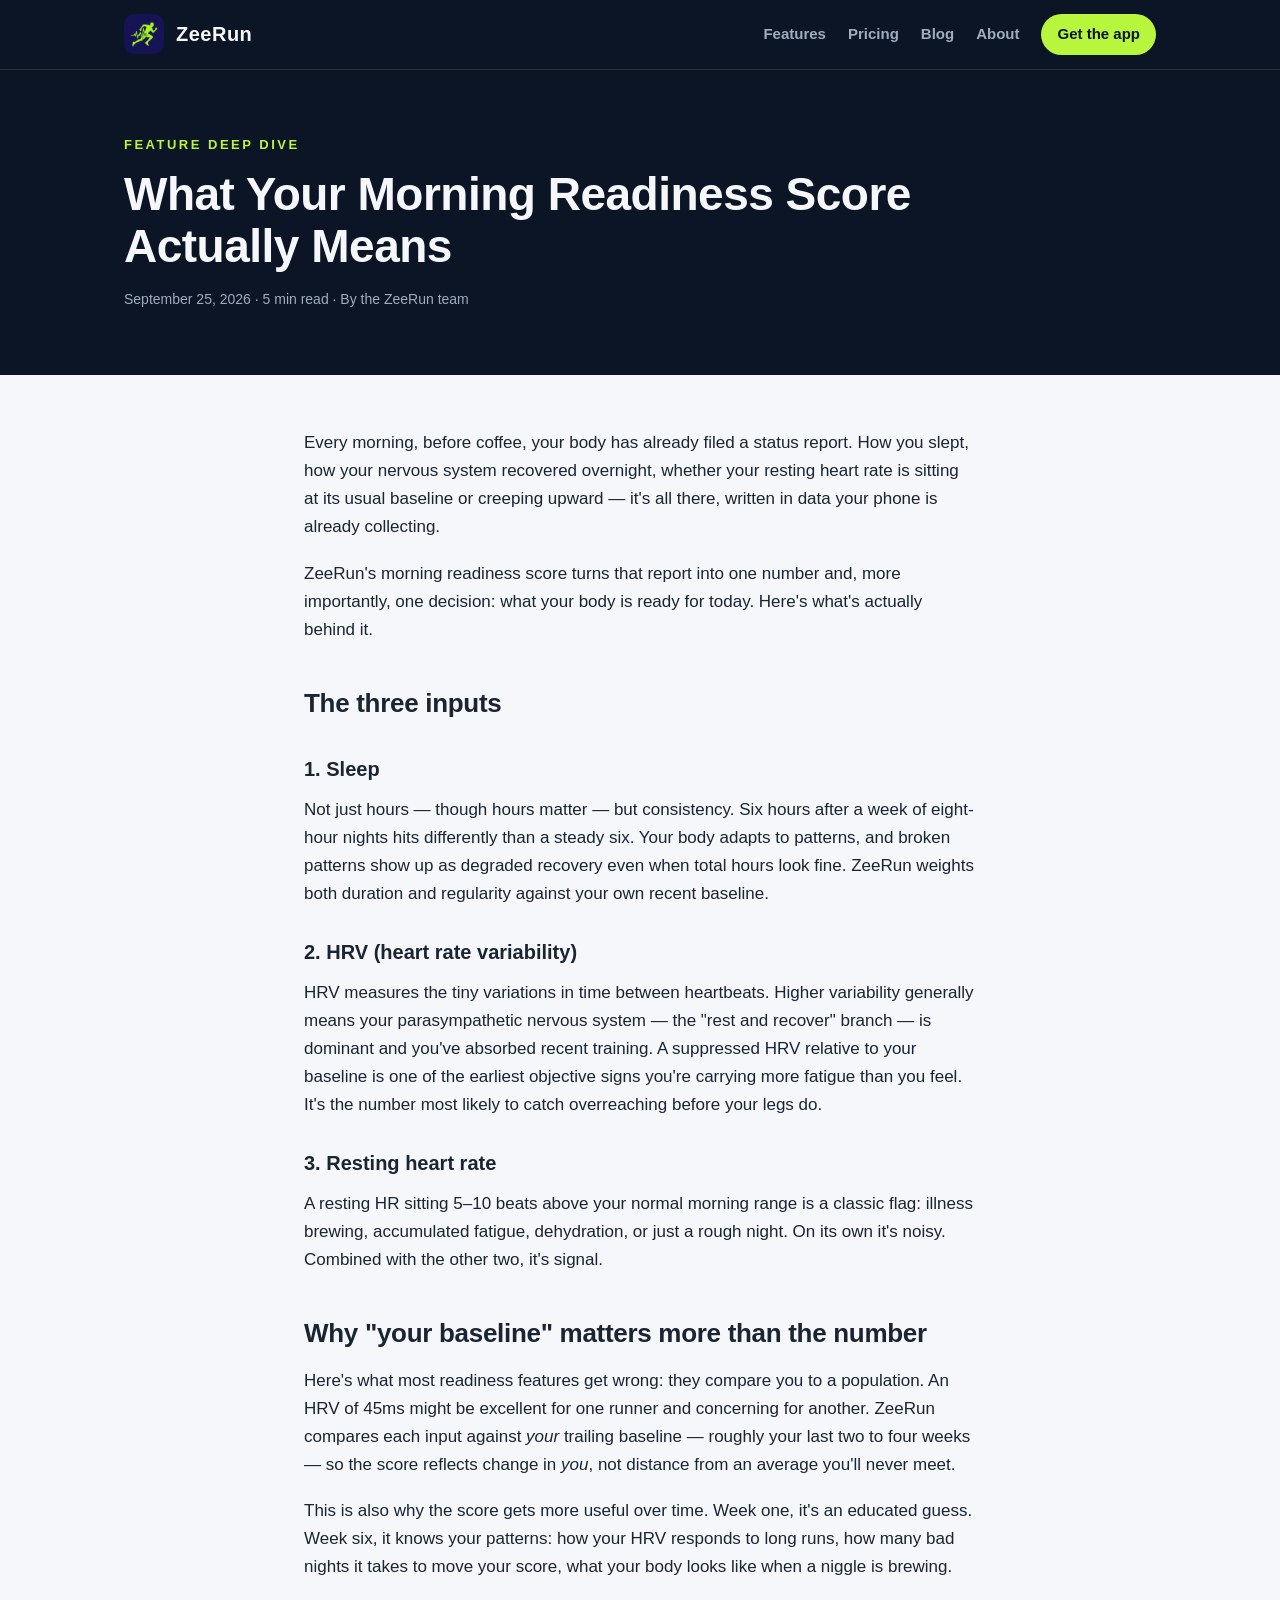
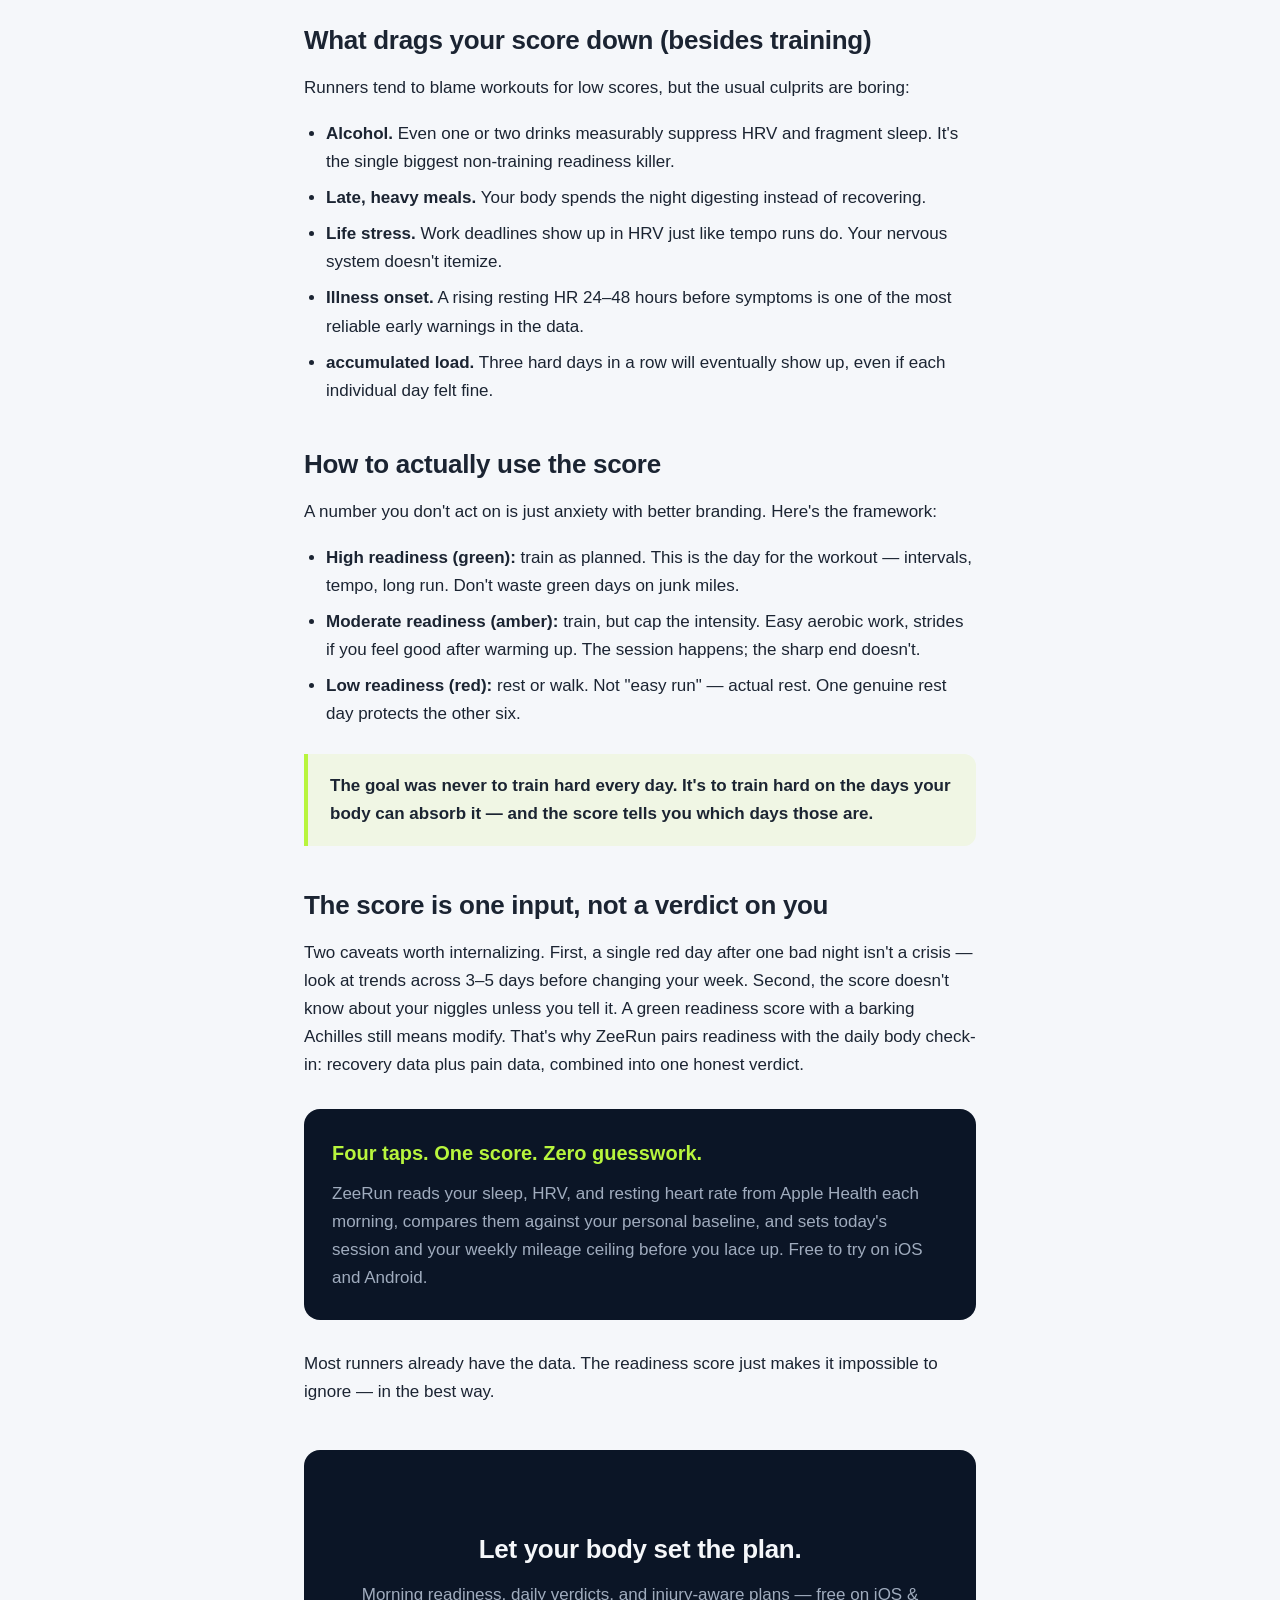
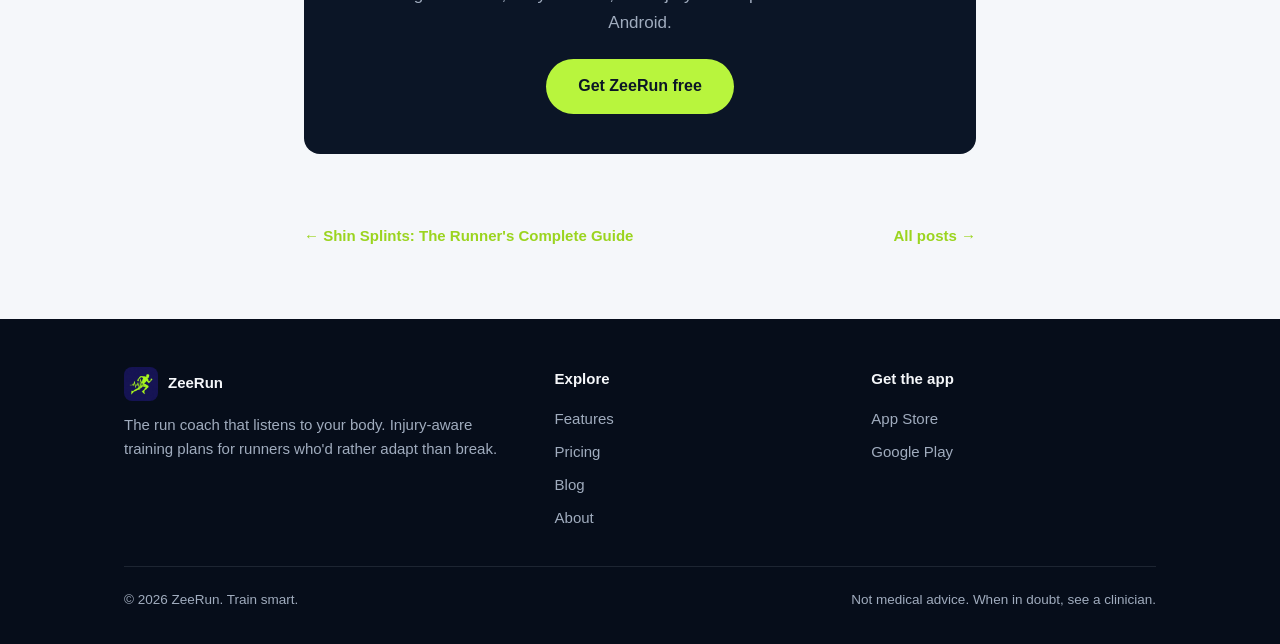
<file: blog/posts/morning-readiness-score.html>
<!DOCTYPE html>
<html lang="en">
<head>
  <meta charset="UTF-8">
  <meta name="viewport" content="width=device-width, initial-scale=1.0">
  <title>What Your Morning Readiness Score Actually Means | ZeeRun Blog</title>
  <meta name="description" content="Sleep, HRV, and resting heart rate combine into your morning readiness score. Here's what it measures, what drags it down, and how to let it guide your training.">
  <meta property="og:title" content="What Your Morning Readiness Score Actually Means">
  <meta property="og:description" content="Your body files a status report every morning. Here's how to read it — and how to let it set your training ceiling.">
  <link rel="canonical" href="https://zeerun.netlify.app/blog/posts/morning-readiness-score.html">
  <meta property="og:url" content="https://zeerun.netlify.app/blog/posts/morning-readiness-score.html">
  <meta property="og:type" content="article">
  <meta property="og:image" content="https://zeerun.netlify.app/images/logo.png">
  <meta name="theme-color" content="#0B1526">
  <link rel="icon" type="image/png" href="../../images/logo.png">
  <link rel="stylesheet" href="../../styles.css">
  <script type="application/ld+json">
  {"@context":"https://schema.org","@type":"Article",
   "headline":"The Morning Read: Your Body's Daily Briefing","description":"How a daily readiness score tells you when to push, when to adapt, and when to rest — before you lace up.",
   "datePublished":"2026-09-25","author":{"@type":"Organization","name":"ZeeRun"},
   "publisher":{"@type":"Organization","name":"ZeeRun","logo":{"@type":"ImageObject","url":"https://zeerun.netlify.app/images/logo.png"}},
   "mainEntityOfPage":{"@type":"WebPage","@id":"https://zeerun.netlify.app/blog/posts/morning-readiness-score.html"}}
  </script>
</head>
<body>

<header class="site-header">
  <div class="wrap">
    <a class="brand" href="../../index.html">
      <img src="../../images/logo.png" alt="ZeeRun logo">
      ZeeRun
    </a>
    <nav class="nav">
      <a href="../../index.html#features">Features</a>
      <a href="../../index.html#pricing">Pricing</a>
      <a href="../index.html">Blog</a>
      <a href="../../about.html">About</a>
      <a class="btn-small" href="../../index.html#download">Get the app</a>
    </nav>
  </div>
</header>

<section class="post-hero">
  <div class="wrap">
    <span class="kicker">Feature deep dive</span>
    <h1>What Your Morning Readiness Score Actually Means</h1>
    <p class="post-meta">September 25, 2026 · 5 min read · By the ZeeRun team</p>
  </div>
</section>

<article class="post-body">

<p>Every morning, before coffee, your body has already filed a status report. How you slept, how your nervous system recovered overnight, whether your resting heart rate is sitting at its usual baseline or creeping upward — it's all there, written in data your phone is already collecting.</p>

<p>ZeeRun's morning readiness score turns that report into one number and, more importantly, one decision: what your body is ready for today. Here's what's actually behind it.</p>

<h2>The three inputs</h2>

<h3>1. Sleep</h3>
<p>Not just hours — though hours matter — but consistency. Six hours after a week of eight-hour nights hits differently than a steady six. Your body adapts to patterns, and broken patterns show up as degraded recovery even when total hours look fine. ZeeRun weights both duration and regularity against your own recent baseline.</p>

<h3>2. HRV (heart rate variability)</h3>
<p>HRV measures the tiny variations in time between heartbeats. Higher variability generally means your parasympathetic nervous system — the "rest and recover" branch — is dominant and you've absorbed recent training. A suppressed HRV relative to your baseline is one of the earliest objective signs you're carrying more fatigue than you feel. It's the number most likely to catch overreaching before your legs do.</p>

<h3>3. Resting heart rate</h3>
<p>A resting HR sitting 5–10 beats above your normal morning range is a classic flag: illness brewing, accumulated fatigue, dehydration, or just a rough night. On its own it's noisy. Combined with the other two, it's signal.</p>

<h2>Why "your baseline" matters more than the number</h2>

<p>Here's what most readiness features get wrong: they compare you to a population. An HRV of 45ms might be excellent for one runner and concerning for another. ZeeRun compares each input against <em>your</em> trailing baseline — roughly your last two to four weeks — so the score reflects change in <em>you</em>, not distance from an average you'll never meet.</p>

<p>This is also why the score gets more useful over time. Week one, it's an educated guess. Week six, it knows your patterns: how your HRV responds to long runs, how many bad nights it takes to move your score, what your body looks like when a niggle is brewing.</p>

<h2>What drags your score down (besides training)</h2>

<p>Runners tend to blame workouts for low scores, but the usual culprits are boring:</p>

<ul>
  <li><strong>Alcohol.</strong> Even one or two drinks measurably suppress HRV and fragment sleep. It's the single biggest non-training readiness killer.</li>
  <li><strong>Late, heavy meals.</strong> Your body spends the night digesting instead of recovering.</li>
  <li><strong>Life stress.</strong> Work deadlines show up in HRV just like tempo runs do. Your nervous system doesn't itemize.</li>
  <li><strong>Illness onset.</strong> A rising resting HR 24–48 hours before symptoms is one of the most reliable early warnings in the data.</li>
  <li><strong> accumulated load.</strong> Three hard days in a row will eventually show up, even if each individual day felt fine.</li>
</ul>

<h2>How to actually use the score</h2>

<p>A number you don't act on is just anxiety with better branding. Here's the framework:</p>

<ul>
  <li><strong>High readiness (green):</strong> train as planned. This is the day for the workout — intervals, tempo, long run. Don't waste green days on junk miles.</li>
  <li><strong>Moderate readiness (amber):</strong> train, but cap the intensity. Easy aerobic work, strides if you feel good after warming up. The session happens; the sharp end doesn't.</li>
  <li><strong>Low readiness (red):</strong> rest or walk. Not "easy run" — actual rest. One genuine rest day protects the other six.</li>
</ul>

<blockquote>The goal was never to train hard every day. It's to train hard on the days your body can absorb it — and the score tells you which days those are.</blockquote>

<h2>The score is one input, not a verdict on you</h2>

<p>Two caveats worth internalizing. First, a single red day after one bad night isn't a crisis — look at trends across 3–5 days before changing your week. Second, the score doesn't know about your niggles unless you tell it. A green readiness score with a barking Achilles still means modify. That's why ZeeRun pairs readiness with the daily body check-in: recovery data plus pain data, combined into one honest verdict.</p>

<div class="verdict-box">
  <h3>Four taps. One score. Zero guesswork.</h3>
  <p>ZeeRun reads your sleep, HRV, and resting heart rate from Apple Health each morning, compares them against your personal baseline, and sets today's session and your weekly mileage ceiling before you lace up. Free to try on iOS and Android.</p>
</div>

<p>Most runners already have the data. The readiness score just makes it impossible to ignore — in the best way.</p>

  <div class="post-cta">
    <h2>Let your body set the plan.</h2>
    <p>Morning readiness, daily verdicts, and injury-aware plans — free on iOS &amp; Android.</p>
    <a class="btn" href="../../index.html#download">Get ZeeRun free</a>
  </div>
</article>

<nav class="post-nav">
  <a href="shin-splints-guide.html">← Shin Splints: The Runner's Complete Guide</a>
  <a href="../index.html">All posts →</a>
</nav>

<footer class="site-footer">
  <div class="wrap">
    <div class="footer-grid">
      <div>
        <div class="footer-brand"><img src="../../images/logo.png" alt="ZeeRun logo"> ZeeRun</div>
        <p>The run coach that listens to your body. Injury-aware training plans for runners who'd rather adapt than break.</p>
      </div>
      <div>
        <h4>Explore</h4>
        <a href="../../index.html#features">Features</a>
        <a href="../../index.html#pricing">Pricing</a>
        <a href="../index.html">Blog</a>
        <a href="../../about.html">About</a>
      </div>
      <div>
        <h4>Get the app</h4>
        <a href="https://apps.apple.com/us/app/zeerun-run-tracker-coach/id6796361407">App Store</a>
        <!-- PLAY_STORE_PLACEHOLDER -->
        <a href="https://play.google.com/store/apps/details?id=app.rork.al76njhtzkys2uwgfuv7o&pcampaignid=web_share">Google Play</a>
      </div>
    </div>
    <div class="footer-bottom">
      <span>© 2026 ZeeRun. Train smart.</span>
      <span>Not medical advice. When in doubt, see a clinician.</span>
    </div>
  </div>
</footer>

</body>
</html>
</file>
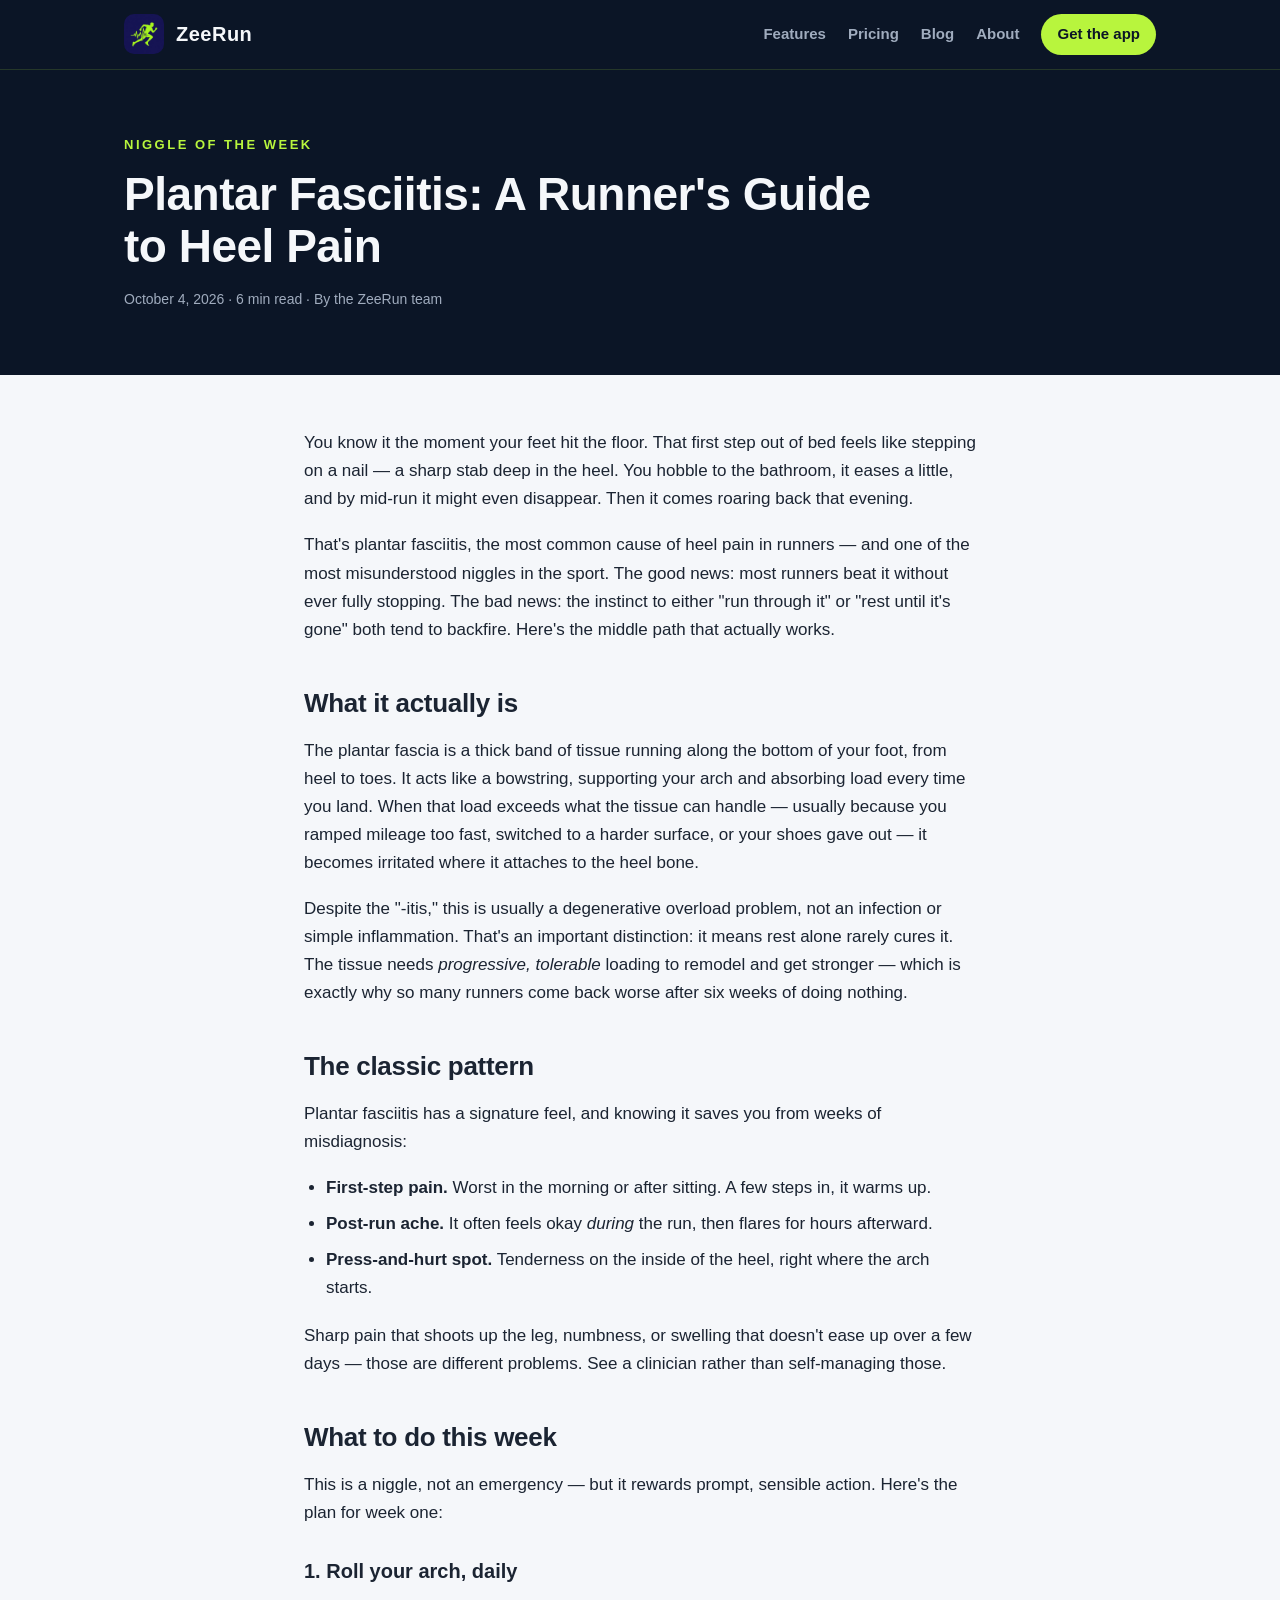
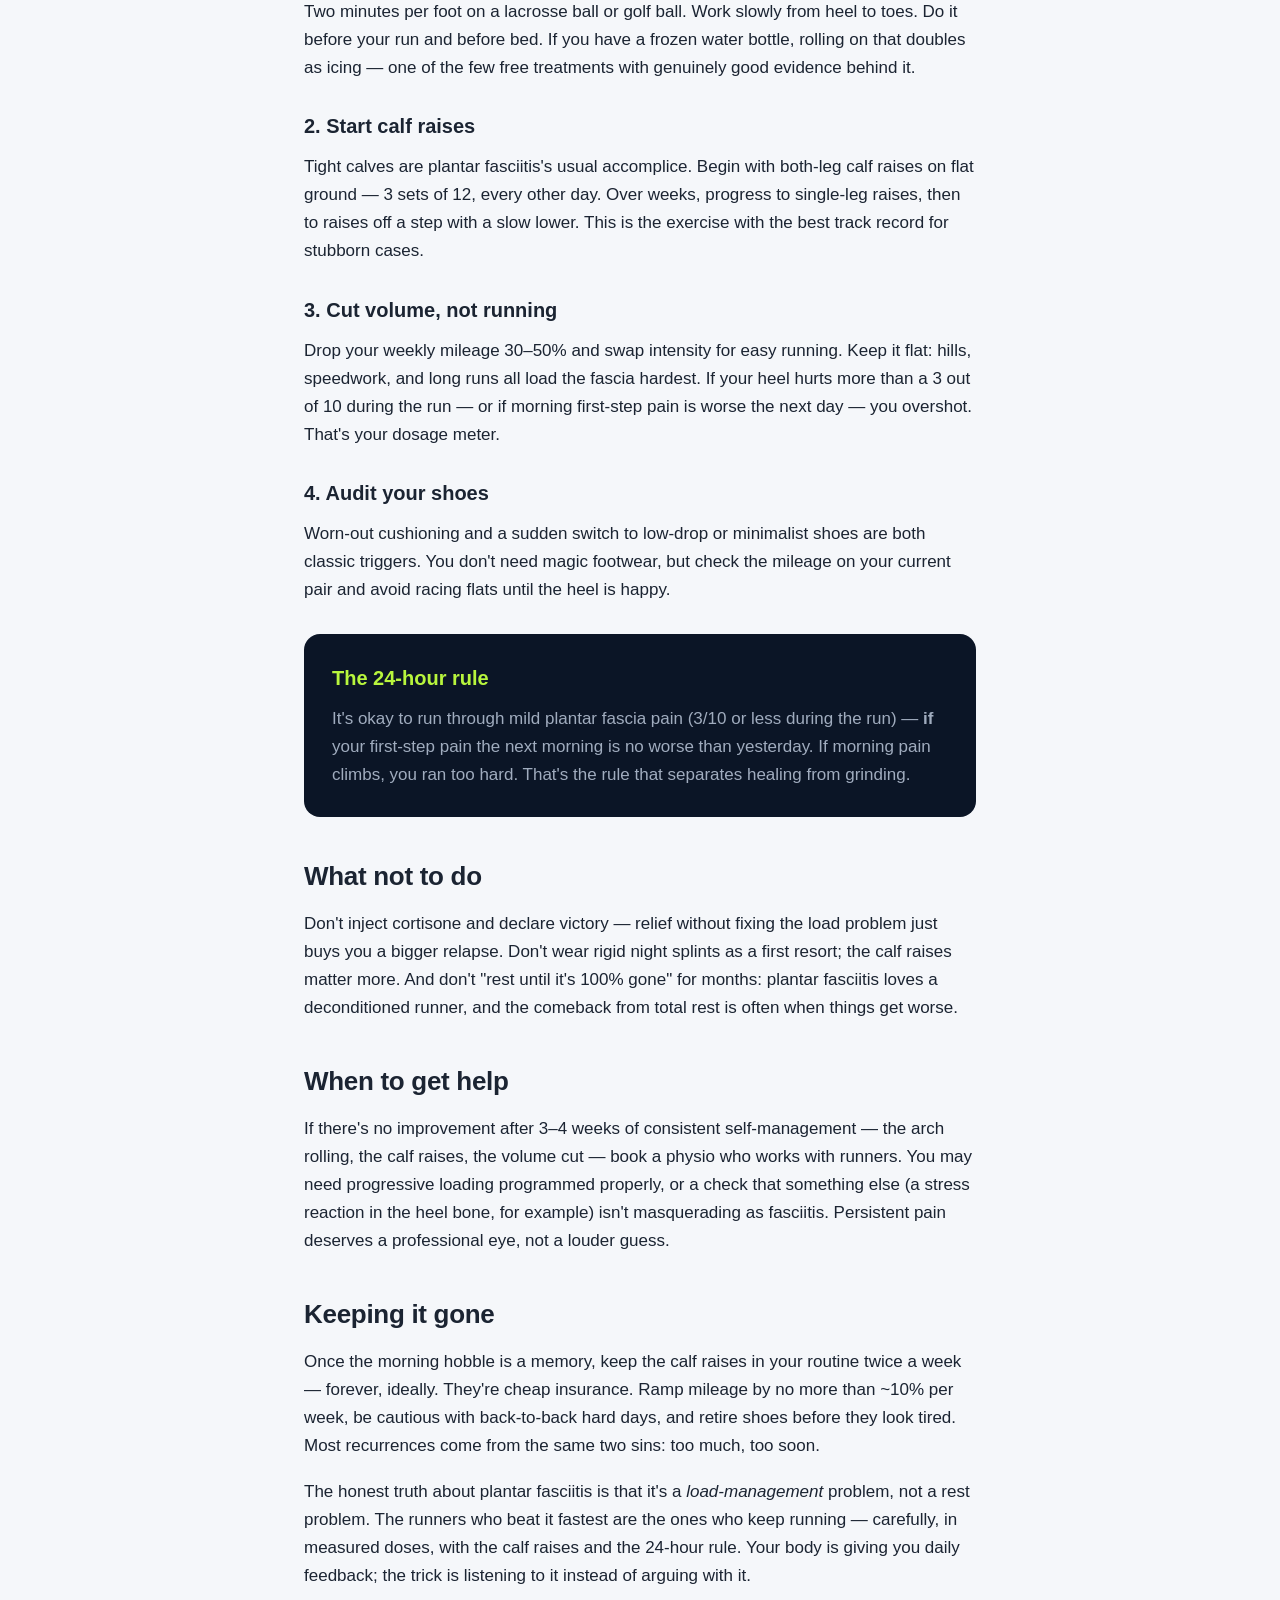
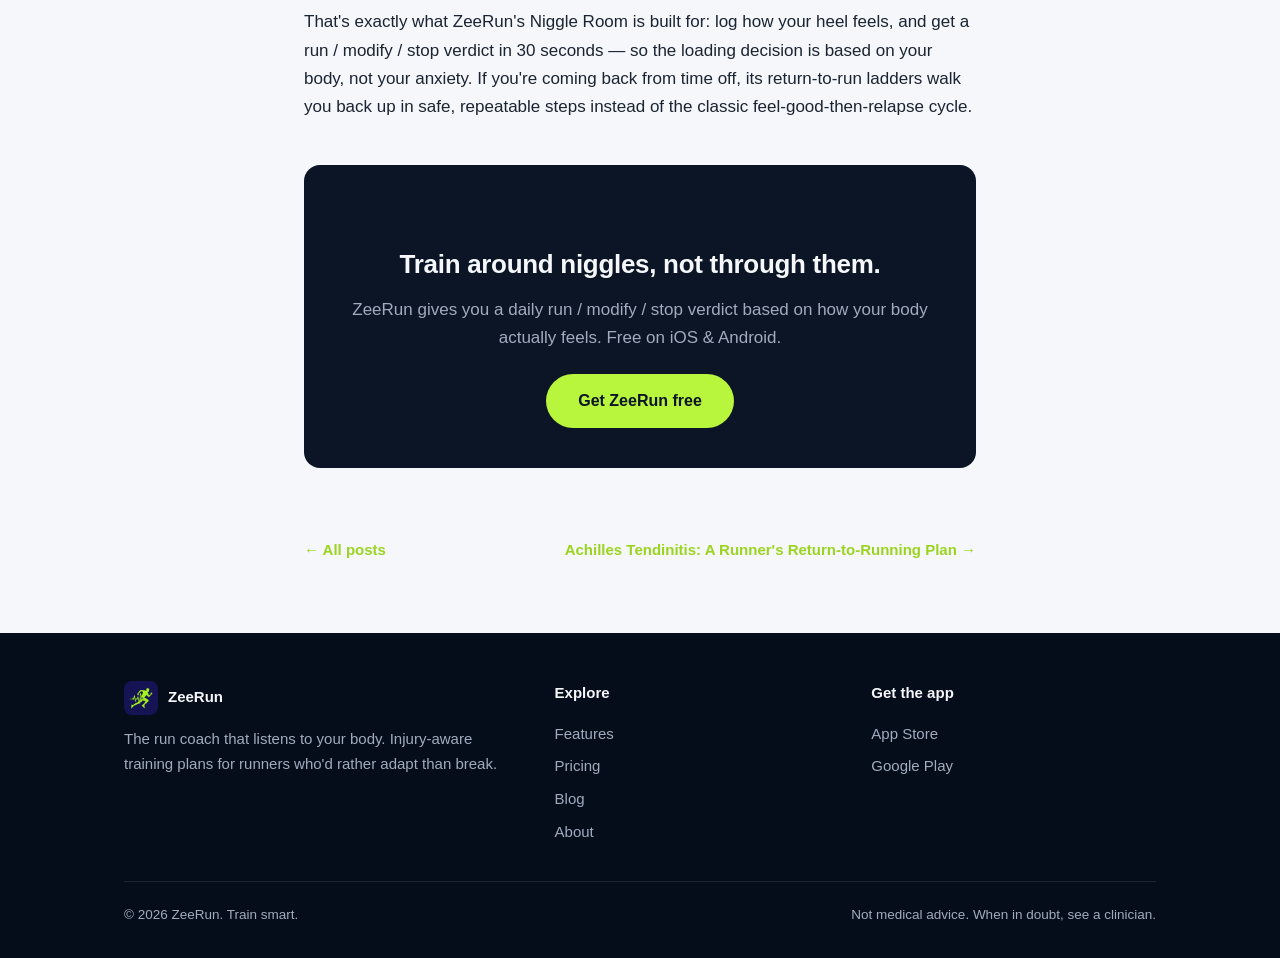
<file: blog/posts/plantar-fasciitis-guide.html>
<!DOCTYPE html>
<html lang="en">
<head>
  <meta charset="UTF-8">
  <meta name="viewport" content="width=device-width, initial-scale=1.0">
  <title>Plantar Fasciitis: A Runner's Guide to Heel Pain | ZeeRun Blog</title>
  <meta name="description" content="Heel pain on your first steps of the day? Practical guidance for runners on plantar fasciitis: what causes it, what to do this week, and how to keep running while it heals.">
  <link rel="canonical" href="https://zeerun.netlify.app/blog/posts/plantar-fasciitis-guide.html">
  <meta property="og:url" content="https://zeerun.netlify.app/blog/posts/plantar-fasciitis-guide.html">
  <meta property="og:title" content="Plantar Fasciitis: A Runner's Guide to Heel Pain">
  <meta property="og:description" content="Heel pain on your first steps of the day? Practical guidance for runners on plantar fasciitis: what causes it, what to do this week, and how to keep running while it heals.">
  <meta property="og:type" content="article">
  <meta property="og:image" content="https://zeerun.netlify.app/images/logo.png">
  <meta name="theme-color" content="#0B1526">
  <link rel="icon" type="image/png" href="../../images/logo.png">
  <link rel="stylesheet" href="../../styles.css">
  <script type="application/ld+json">
  {"@context":"https://schema.org","@type":"Article",
   "headline":"Plantar Fasciitis: A Runner's Guide to Heel Pain","description":"Heel pain on your first steps of the day? Practical guidance for runners on plantar fasciitis: what causes it, what to do this week, and how to keep running while it heals.",
   "datePublished":"2026-10-04","author":{"@type":"Organization","name":"ZeeRun"},
   "publisher":{"@type":"Organization","name":"ZeeRun","logo":{"@type":"ImageObject","url":"https://zeerun.netlify.app/images/logo.png"}},
   "mainEntityOfPage":{"@type":"WebPage","@id":"https://zeerun.netlify.app/blog/posts/plantar-fasciitis-guide.html"}}
  </script>
</head>
<body>

<header class="site-header">
  <div class="wrap">
    <a class="brand" href="../../index.html">
      <img src="../../images/logo.png" alt="ZeeRun logo">
      ZeeRun
    </a>
    <nav class="nav">
      <a href="../../index.html#features">Features</a>
      <a href="../../index.html#pricing">Pricing</a>
      <a href="../index.html">Blog</a>
      <a href="../../about.html">About</a>
      <a class="btn-small" href="../../index.html#download">Get the app</a>
    </nav>
  </div>
</header>

<section class="post-hero">
  <div class="wrap">
    <span class="kicker">Niggle of the week</span>
    <h1>Plantar Fasciitis: A Runner's Guide to Heel Pain</h1>
    <p class="post-meta">October 4, 2026 · 6 min read · By the ZeeRun team</p>
  </div>
</section>

<article class="post-body">
<p>You know it the moment your feet hit the floor. That first step out of bed feels like stepping on a nail — a sharp stab deep in the heel. You hobble to the bathroom, it eases a little, and by mid-run it might even disappear. Then it comes roaring back that evening.</p>

<p>That's plantar fasciitis, the most common cause of heel pain in runners — and one of the most misunderstood niggles in the sport. The good news: most runners beat it without ever fully stopping. The bad news: the instinct to either "run through it" or "rest until it's gone" both tend to backfire. Here's the middle path that actually works.</p>

<h2>What it actually is</h2>
<p>The plantar fascia is a thick band of tissue running along the bottom of your foot, from heel to toes. It acts like a bowstring, supporting your arch and absorbing load every time you land. When that load exceeds what the tissue can handle — usually because you ramped mileage too fast, switched to a harder surface, or your shoes gave out — it becomes irritated where it attaches to the heel bone.</p>

<p>Despite the "-itis," this is usually a degenerative overload problem, not an infection or simple inflammation. That's an important distinction: it means rest alone rarely cures it. The tissue needs <em>progressive, tolerable</em> loading to remodel and get stronger — which is exactly why so many runners come back worse after six weeks of doing nothing.</p>

<h2>The classic pattern</h2>
<p>Plantar fasciitis has a signature feel, and knowing it saves you from weeks of misdiagnosis:</p>
<ul>
  <li><strong>First-step pain.</strong> Worst in the morning or after sitting. A few steps in, it warms up.</li>
  <li><strong>Post-run ache.</strong> It often feels okay <em>during</em> the run, then flares for hours afterward.</li>
  <li><strong>Press-and-hurt spot.</strong> Tenderness on the inside of the heel, right where the arch starts.</li>
</ul>
<p>Sharp pain that shoots up the leg, numbness, or swelling that doesn't ease up over a few days — those are different problems. See a clinician rather than self-managing those.</p>

<h2>What to do this week</h2>
<p>This is a niggle, not an emergency — but it rewards prompt, sensible action. Here's the plan for week one:</p>

<h3>1. Roll your arch, daily</h3>
<p>Two minutes per foot on a lacrosse ball or golf ball. Work slowly from heel to toes. Do it before your run and before bed. If you have a frozen water bottle, rolling on that doubles as icing — one of the few free treatments with genuinely good evidence behind it.</p>

<h3>2. Start calf raises</h3>
<p>Tight calves are plantar fasciitis's usual accomplice. Begin with both-leg calf raises on flat ground — 3 sets of 12, every other day. Over weeks, progress to single-leg raises, then to raises off a step with a slow lower. This is the exercise with the best track record for stubborn cases.</p>

<h3>3. Cut volume, not running</h3>
<p>Drop your weekly mileage 30–50% and swap intensity for easy running. Keep it flat: hills, speedwork, and long runs all load the fascia hardest. If your heel hurts more than a 3 out of 10 during the run — or if morning first-step pain is worse the next day — you overshot. That's your dosage meter.</p>

<h3>4. Audit your shoes</h3>
<p>Worn-out cushioning and a sudden switch to low-drop or minimalist shoes are both classic triggers. You don't need magic footwear, but check the mileage on your current pair and avoid racing flats until the heel is happy.</p>

<div class="verdict-box">
  <h3>The 24-hour rule</h3>
  <p>It's okay to run through mild plantar fascia pain (3/10 or less during the run) — <strong>if</strong> your first-step pain the next morning is no worse than yesterday. If morning pain climbs, you ran too hard. That's the rule that separates healing from grinding.</p>
</div>

<h2>What not to do</h2>
<p>Don't inject cortisone and declare victory — relief without fixing the load problem just buys you a bigger relapse. Don't wear rigid night splints as a first resort; the calf raises matter more. And don't "rest until it's 100% gone" for months: plantar fasciitis loves a deconditioned runner, and the comeback from total rest is often when things get worse.</p>

<h2>When to get help</h2>
<p>If there's no improvement after 3–4 weeks of consistent self-management — the arch rolling, the calf raises, the volume cut — book a physio who works with runners. You may need progressive loading programmed properly, or a check that something else (a stress reaction in the heel bone, for example) isn't masquerading as fasciitis. Persistent pain deserves a professional eye, not a louder guess.</p>

<h2>Keeping it gone</h2>
<p>Once the morning hobble is a memory, keep the calf raises in your routine twice a week — forever, ideally. They're cheap insurance. Ramp mileage by no more than ~10% per week, be cautious with back-to-back hard days, and retire shoes before they look tired. Most recurrences come from the same two sins: too much, too soon.</p>

<p>The honest truth about plantar fasciitis is that it's a <em>load-management</em> problem, not a rest problem. The runners who beat it fastest are the ones who keep running — carefully, in measured doses, with the calf raises and the 24-hour rule. Your body is giving you daily feedback; the trick is listening to it instead of arguing with it.</p>

<p>That's exactly what ZeeRun's Niggle Room is built for: log how your heel feels, and get a run / modify / stop verdict in 30 seconds — so the loading decision is based on your body, not your anxiety. If you're coming back from time off, its return-to-run ladders walk you back up in safe, repeatable steps instead of the classic feel-good-then-relapse cycle.</p>
  <div class="post-cta">
    <h2>Train around niggles, not through them.</h2>
    <p>ZeeRun gives you a daily run / modify / stop verdict based on how your body actually feels. Free on iOS &amp; Android.</p>
    <a class="btn" href="../../index.html#download">Get ZeeRun free</a>
  </div>
</article>

<nav class="post-nav">
  <a href="../index.html">← All posts</a>
  <a href="achilles-tendinitis-return-to-running.html">Achilles Tendinitis: A Runner's Return-to-Running Plan →</a>
</nav>

<footer class="site-footer">
  <div class="wrap">
    <div class="footer-grid">
      <div>
        <div class="footer-brand"><img src="../../images/logo.png" alt="ZeeRun logo"> ZeeRun</div>
        <p>The run coach that listens to your body. Injury-aware training plans for runners who'd rather adapt than break.</p>
      </div>
      <div>
        <h4>Explore</h4>
        <a href="../../index.html#features">Features</a>
        <a href="../../index.html#pricing">Pricing</a>
        <a href="../index.html">Blog</a>
        <a href="../../about.html">About</a>
      </div>
      <div>
        <h4>Get the app</h4>
        <a href="https://apps.apple.com/us/app/zeerun-run-tracker-coach/id6796361407">App Store</a>
        <!-- PLAY_STORE_PLACEHOLDER -->
        <a href="https://play.google.com/store/apps/details?id=app.rork.al76njhtzkys2uwgfuv7o&pcampaignid=web_share">Google Play</a>
      </div>
    </div>
    <div class="footer-bottom">
      <span>© 2026 ZeeRun. Train smart.</span>
      <span>Not medical advice. When in doubt, see a clinician.</span>
    </div>
  </div>
</footer>

</body>
</html>
</file>
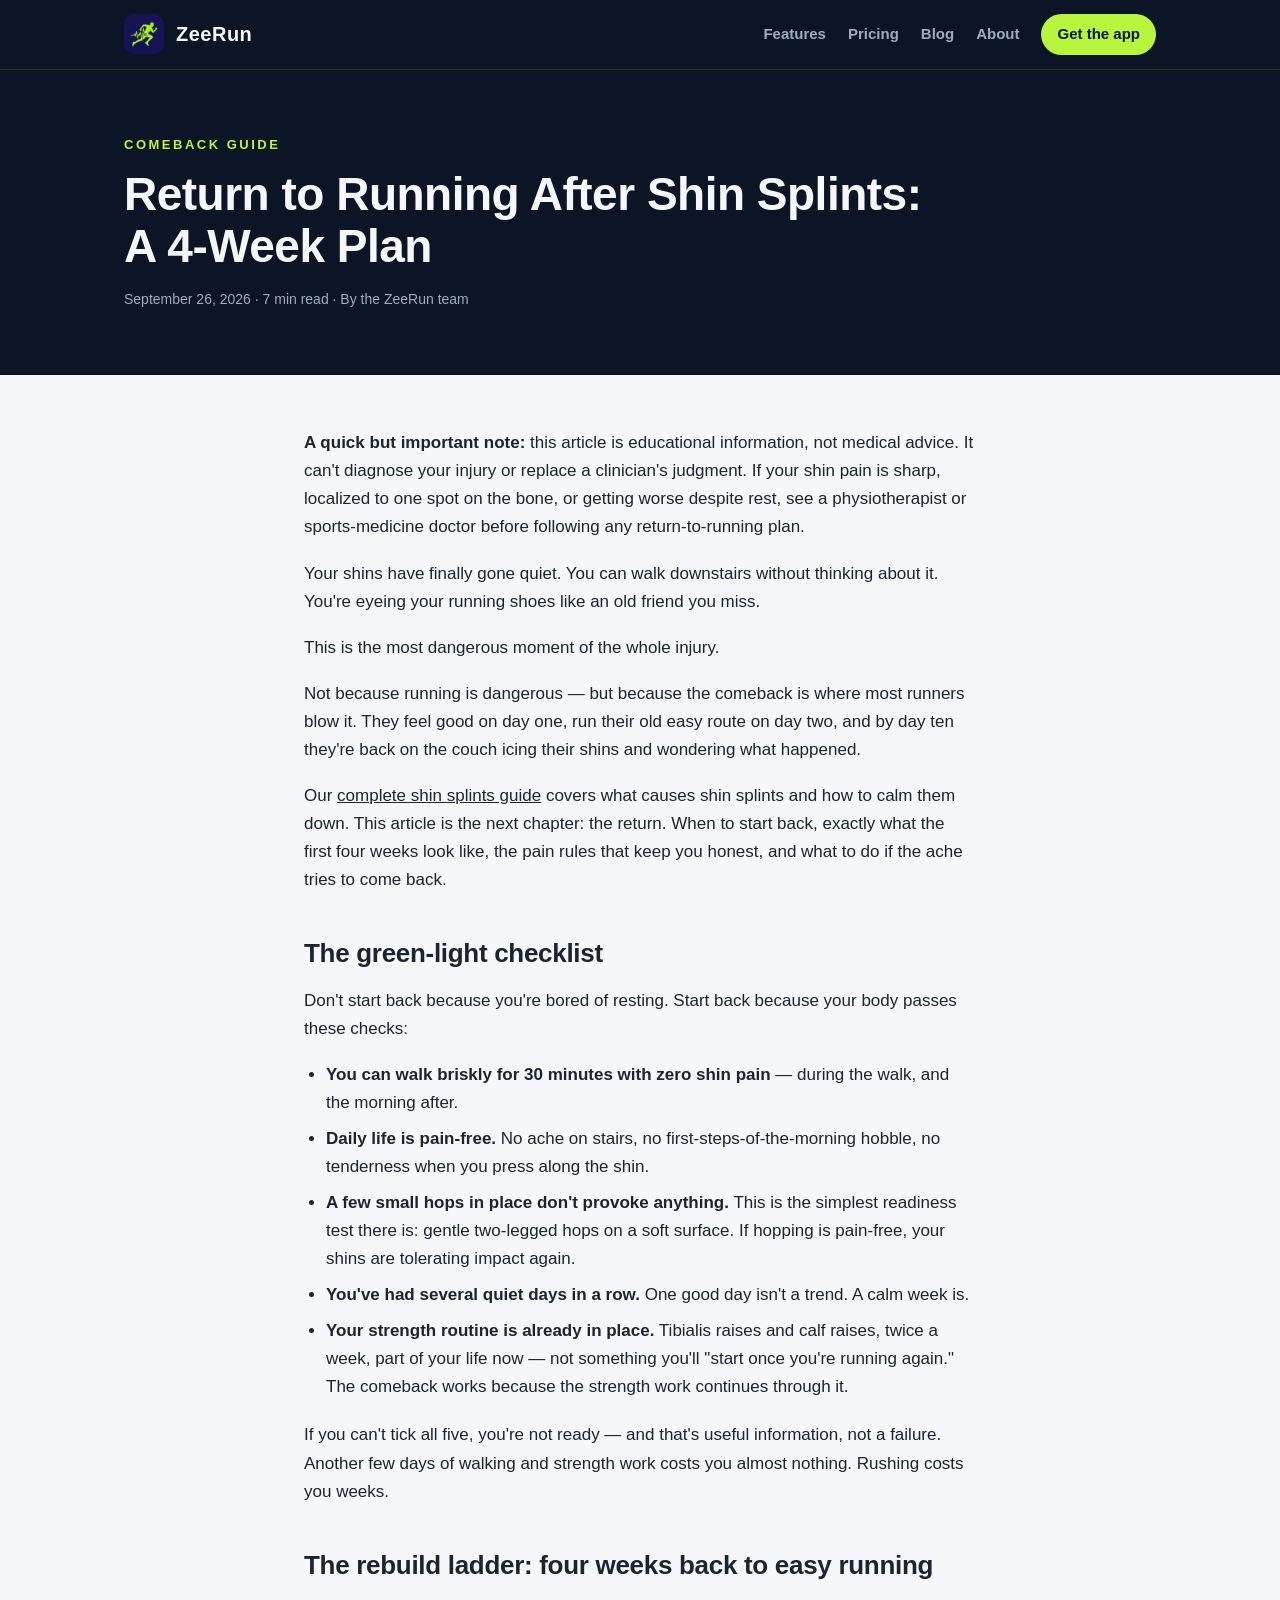
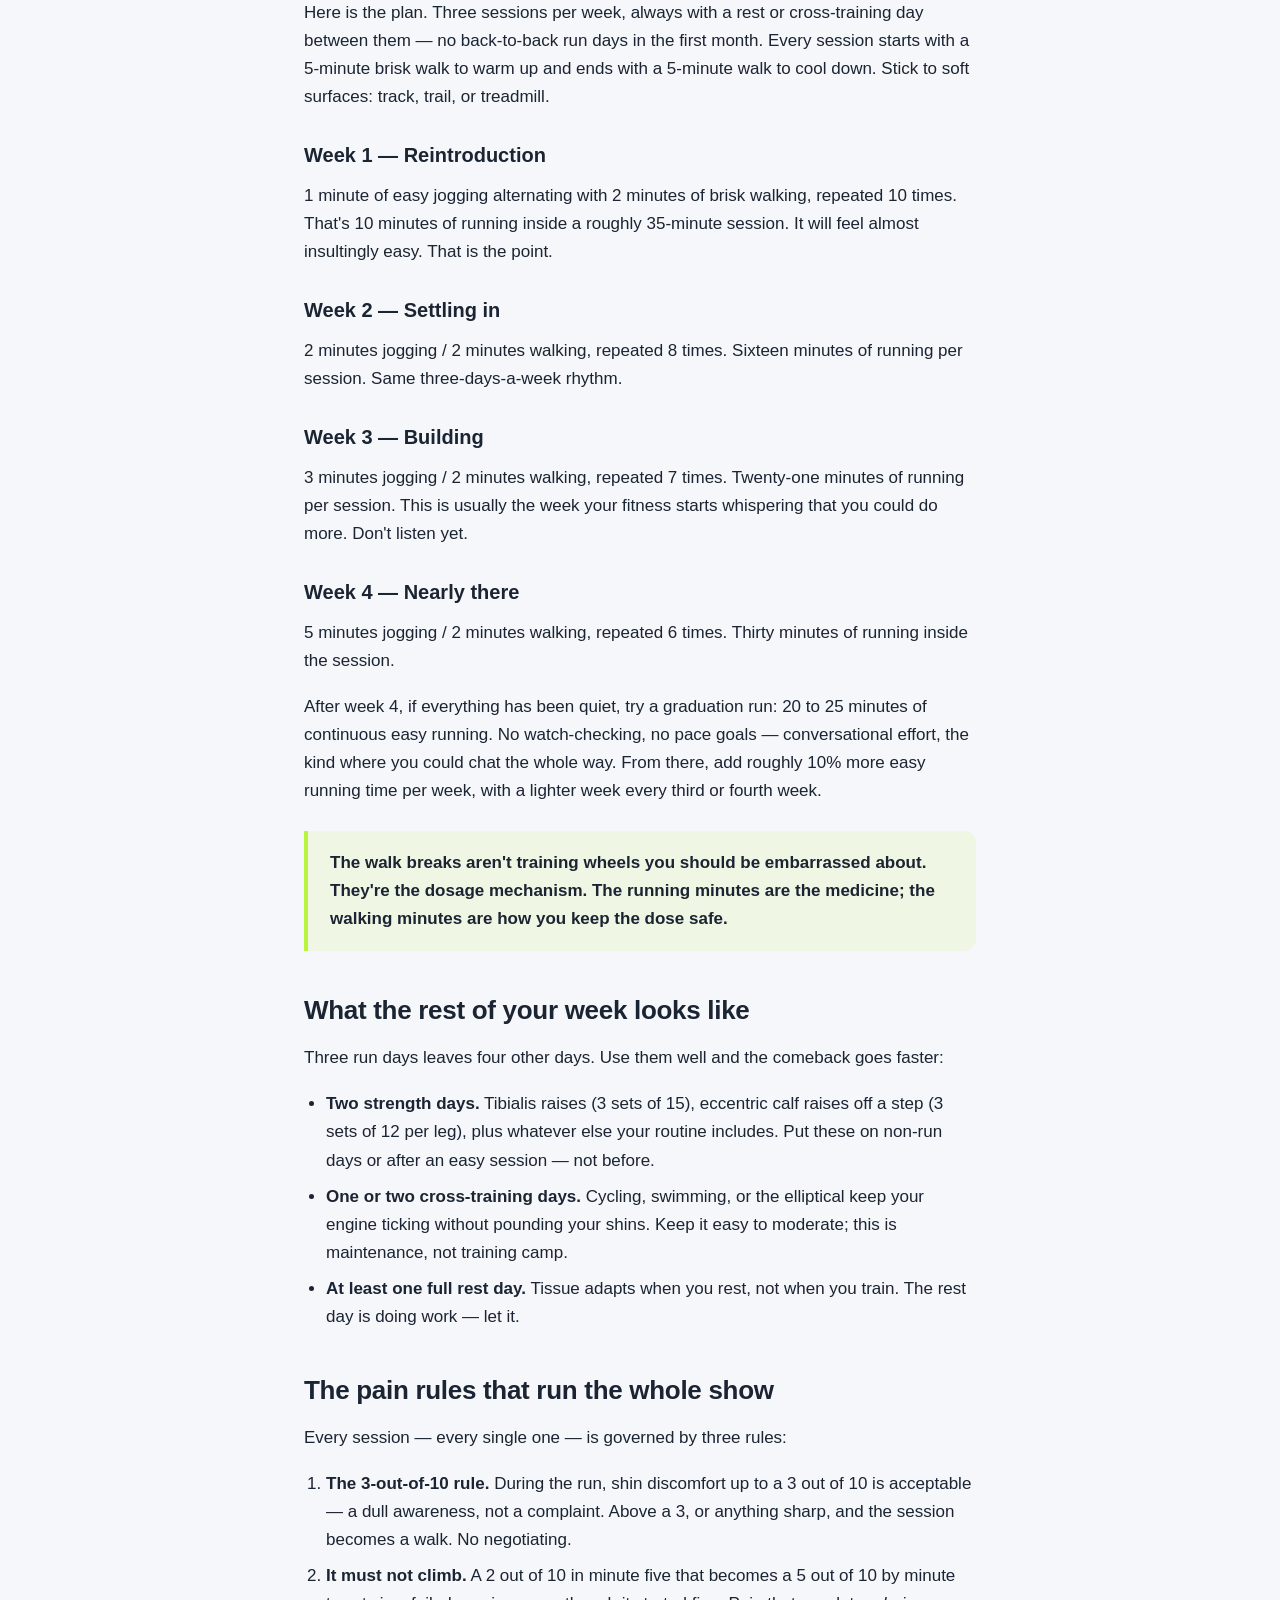
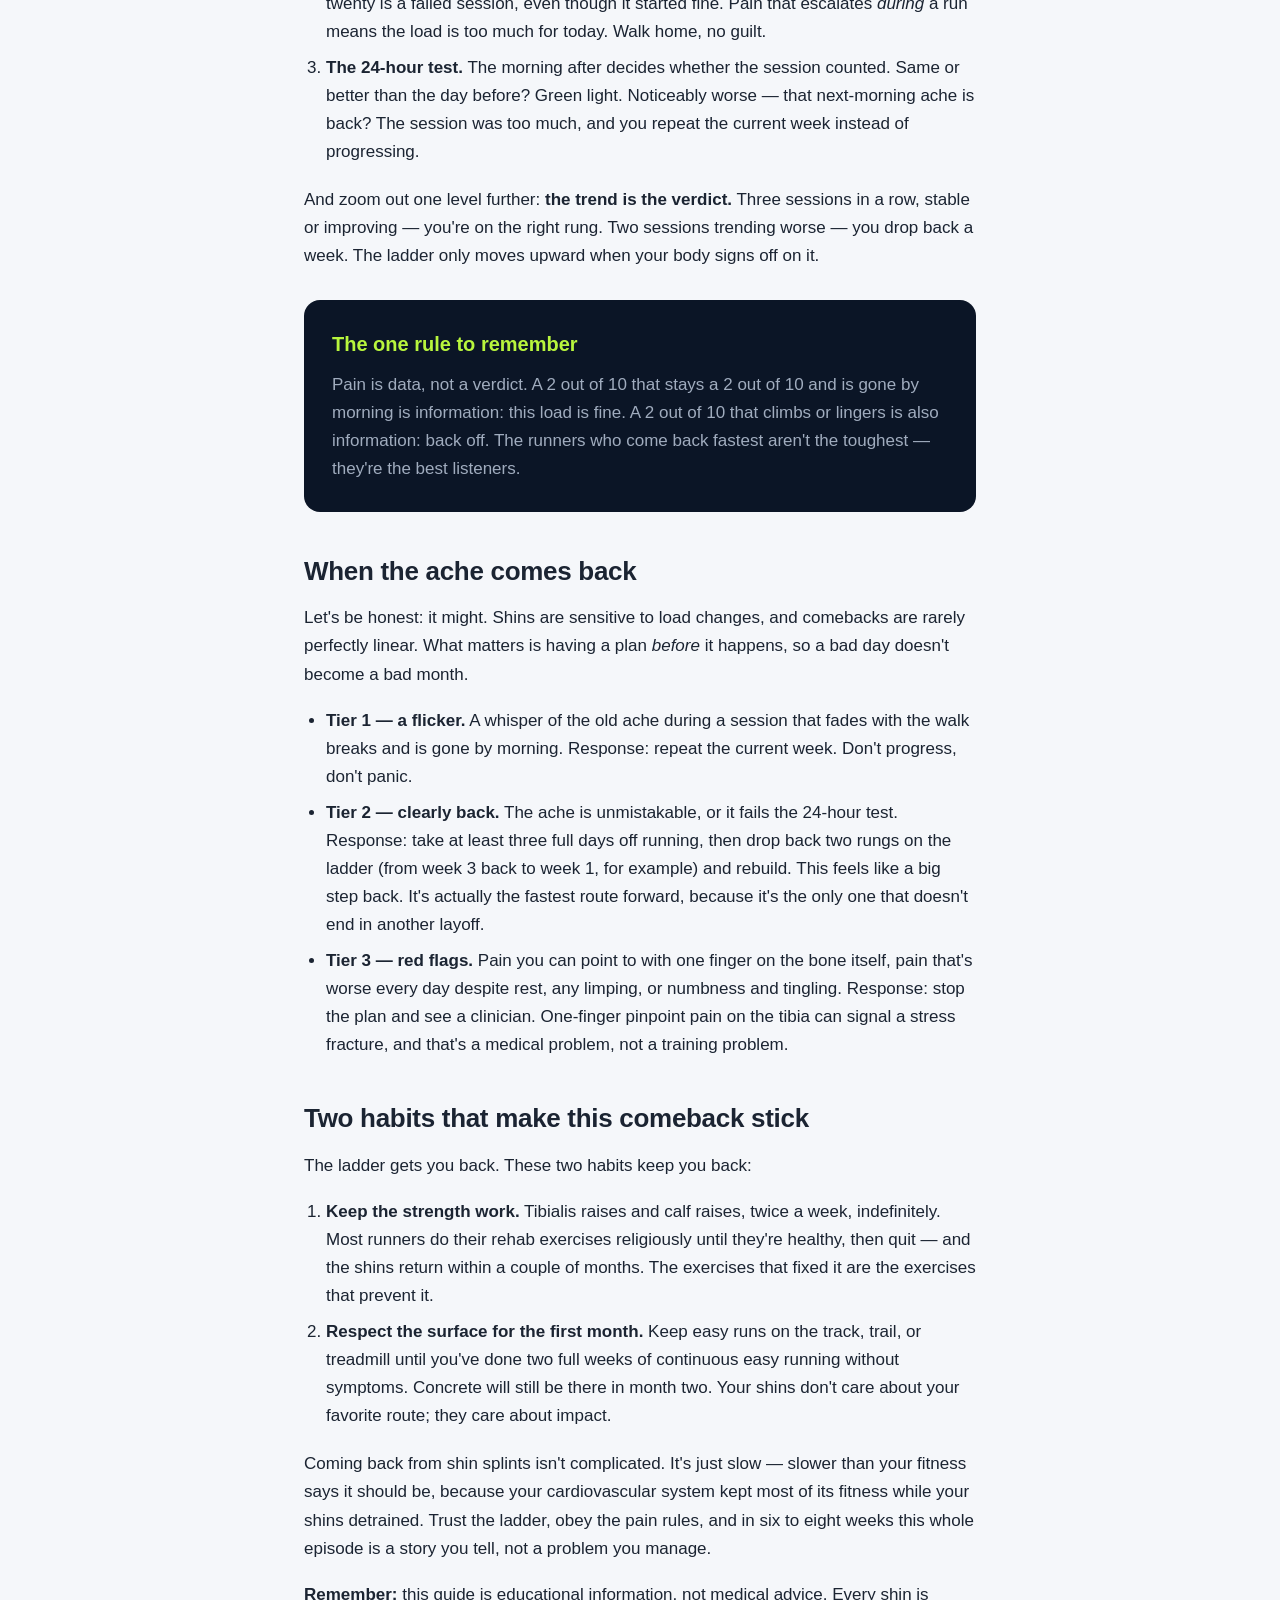
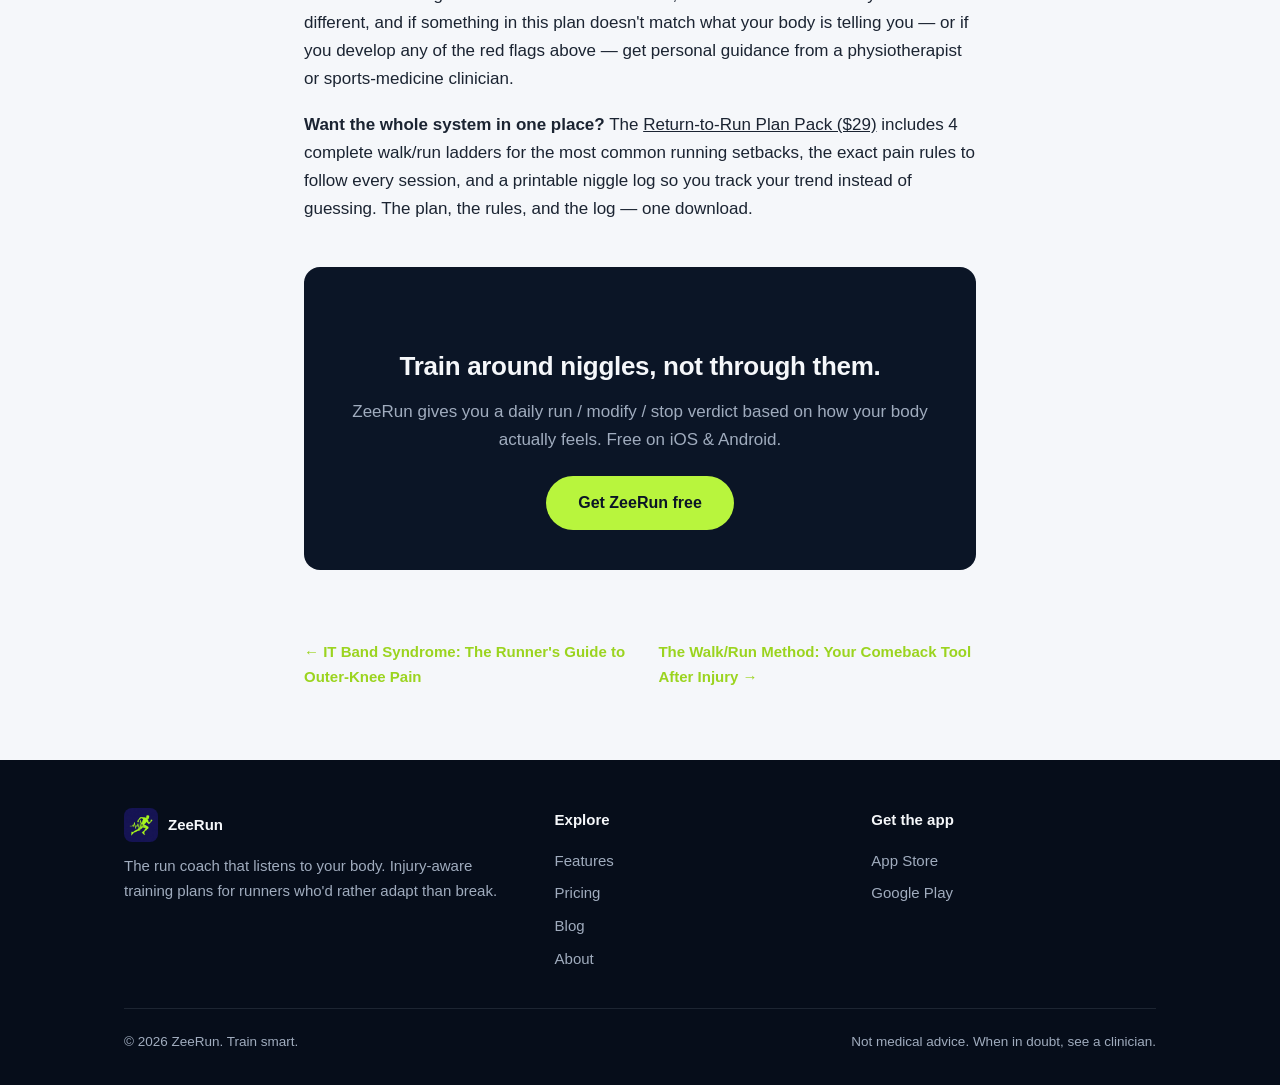
<file: blog/posts/return-to-running-after-shin-splints.html>
<!DOCTYPE html>
<html lang="en">
<head>
  <meta charset="UTF-8">
  <meta name="viewport" content="width=device-width, initial-scale=1.0">
  <!-- SLOT: PAGE_TITLE — e.g. "Shin Splints: The Runner's Guide | ZeeRun Blog" -->
  <title>Return to Running After Shin Splints: The 4-Week Plan | ZeeRun Blog</title>
  <!-- SLOT: META_DESCRIPTION — one sentence, ~150 chars, plain language -->
  <meta name="description" content="Shins finally quiet? Here's the safe way back: a 4-week walk/run ladder, green-light checklist, pain rules, and what to do if the ache returns.">
  <!-- SLOT: CANONICAL — absolute post URL, e.g. https://zeerun.netlify.app/blog/posts/my-post.html -->
  <link rel="canonical" href="https://zeerun.netlify.app/blog/posts/return-to-running-after-shin-splints.html">
  <meta property="og:url" content="https://zeerun.netlify.app/blog/posts/return-to-running-after-shin-splints.html">
  <!-- SLOT: OG tags — mirror title/description -->
  <meta property="og:title" content="Return to Running After Shin Splints: The 4-Week Plan">
  <meta property="og:description" content="The comeback chapter: green-light checklist, 4-week walk/run ladder, pain rules, and the tiered plan for when the ache returns.">
  <meta property="og:type" content="article">
  <meta property="og:image" content="https://zeerun.netlify.app/images/logo.png">
  <meta name="theme-color" content="#0B1526">
  <link rel="icon" type="image/png" href="../../images/logo.png">
  <link rel="stylesheet" href="../../styles.css">
  <!-- SLOT: JSON-LD — fill headline, description, datePublished (YYYY-MM-DD), author stays ZeeRun -->
  <script type="application/ld+json">
  {"@context":"https://schema.org","@type":"Article",
   "headline":"Return to Running After Shin Splints: A 4-Week Plan","description":"Shins finally quiet? Here's the safe way back: a 4-week walk/run ladder, green-light checklist, pain rules, and what to do if the ache returns.",
   "datePublished":"2026-09-26","author":{"@type":"Organization","name":"ZeeRun"},
   "publisher":{"@type":"Organization","name":"ZeeRun","logo":{"@type":"ImageObject","url":"https://zeerun.netlify.app/images/logo.png"}},
   "mainEntityOfPage":{"@type":"WebPage","@id":"https://zeerun.netlify.app/blog/posts/return-to-running-after-shin-splints.html"}}
  </script>
</head>
<body>

<header class="site-header">
  <div class="wrap">
    <a class="brand" href="../../index.html">
      <img src="../../images/logo.png" alt="ZeeRun logo">
      ZeeRun
    </a>
    <nav class="nav">
      <a href="../../index.html#features">Features</a>
      <a href="../../index.html#pricing">Pricing</a>
      <a href="../index.html">Blog</a>
      <a href="../../about.html">About</a>
      <a class="btn-small" href="../../index.html#download">Get the app</a>
    </nav>
  </div>
</header>

<!-- SLOT: POST_HERO — kicker (category), h1 (post title), meta line (date · read time) -->
<section class="post-hero">
  <div class="wrap">
    <span class="kicker">Comeback guide</span>
    <h1>Return to Running After Shin Splints: A 4-Week Plan</h1>
    <p class="post-meta">September 26, 2026 · 7 min read · By the ZeeRun team</p>
  </div>
</section>

<!-- SLOT: POST_BODY — the article. Use h2 for sections, h3 for subsections,
     p for paragraphs, ul/ol for lists, blockquote for pull quotes.
     Optional: <div class="verdict-box"><h3>...</h3><p>...</p></div> for callouts. -->
<article class="post-body">
<p><strong>A quick but important note:</strong> this article is educational information, not medical advice. It can't diagnose your injury or replace a clinician's judgment. If your shin pain is sharp, localized to one spot on the bone, or getting worse despite rest, see a physiotherapist or sports-medicine doctor before following any return-to-running plan.</p>

<p>Your shins have finally gone quiet. You can walk downstairs without thinking about it. You're eyeing your running shoes like an old friend you miss.</p>

<p>This is the most dangerous moment of the whole injury.</p>

<p>Not because running is dangerous — but because the comeback is where most runners blow it. They feel good on day one, run their old easy route on day two, and by day ten they're back on the couch icing their shins and wondering what happened.</p>

<p>Our <a href="shin-splints-guide.html">complete shin splints guide</a> covers what causes shin splints and how to calm them down. This article is the next chapter: the return. When to start back, exactly what the first four weeks look like, the pain rules that keep you honest, and what to do if the ache tries to come back.</p>

<h2>The green-light checklist</h2>

<p>Don't start back because you're bored of resting. Start back because your body passes these checks:</p>

<ul>
  <li><strong>You can walk briskly for 30 minutes with zero shin pain</strong> — during the walk, and the morning after.</li>
  <li><strong>Daily life is pain-free.</strong> No ache on stairs, no first-steps-of-the-morning hobble, no tenderness when you press along the shin.</li>
  <li><strong>A few small hops in place don't provoke anything.</strong> This is the simplest readiness test there is: gentle two-legged hops on a soft surface. If hopping is pain-free, your shins are tolerating impact again.</li>
  <li><strong>You've had several quiet days in a row.</strong> One good day isn't a trend. A calm week is.</li>
  <li><strong>Your strength routine is already in place.</strong> Tibialis raises and calf raises, twice a week, part of your life now — not something you'll "start once you're running again." The comeback works because the strength work continues through it.</li>
</ul>

<p>If you can't tick all five, you're not ready — and that's useful information, not a failure. Another few days of walking and strength work costs you almost nothing. Rushing costs you weeks.</p>

<h2>The rebuild ladder: four weeks back to easy running</h2>

<p>Here is the plan. Three sessions per week, always with a rest or cross-training day between them — no back-to-back run days in the first month. Every session starts with a 5-minute brisk walk to warm up and ends with a 5-minute walk to cool down. Stick to soft surfaces: track, trail, or treadmill.</p>

<h3>Week 1 — Reintroduction</h3>
<p>1 minute of easy jogging alternating with 2 minutes of brisk walking, repeated 10 times. That's 10 minutes of running inside a roughly 35-minute session. It will feel almost insultingly easy. That is the point.</p>

<h3>Week 2 — Settling in</h3>
<p>2 minutes jogging / 2 minutes walking, repeated 8 times. Sixteen minutes of running per session. Same three-days-a-week rhythm.</p>

<h3>Week 3 — Building</h3>
<p>3 minutes jogging / 2 minutes walking, repeated 7 times. Twenty-one minutes of running per session. This is usually the week your fitness starts whispering that you could do more. Don't listen yet.</p>

<h3>Week 4 — Nearly there</h3>
<p>5 minutes jogging / 2 minutes walking, repeated 6 times. Thirty minutes of running inside the session.</p>

<p>After week 4, if everything has been quiet, try a graduation run: 20 to 25 minutes of continuous easy running. No watch-checking, no pace goals — conversational effort, the kind where you could chat the whole way. From there, add roughly 10% more easy running time per week, with a lighter week every third or fourth week.</p>

<blockquote>The walk breaks aren't training wheels you should be embarrassed about. They're the dosage mechanism. The running minutes are the medicine; the walking minutes are how you keep the dose safe.</blockquote>

<h2>What the rest of your week looks like</h2>

<p>Three run days leaves four other days. Use them well and the comeback goes faster:</p>

<ul>
  <li><strong>Two strength days.</strong> Tibialis raises (3 sets of 15), eccentric calf raises off a step (3 sets of 12 per leg), plus whatever else your routine includes. Put these on non-run days or after an easy session — not before.</li>
  <li><strong>One or two cross-training days.</strong> Cycling, swimming, or the elliptical keep your engine ticking without pounding your shins. Keep it easy to moderate; this is maintenance, not training camp.</li>
  <li><strong>At least one full rest day.</strong> Tissue adapts when you rest, not when you train. The rest day is doing work — let it.</li>
</ul>

<h2>The pain rules that run the whole show</h2>

<p>Every session — every single one — is governed by three rules:</p>

<ol>
  <li><strong>The 3-out-of-10 rule.</strong> During the run, shin discomfort up to a 3 out of 10 is acceptable — a dull awareness, not a complaint. Above a 3, or anything sharp, and the session becomes a walk. No negotiating.</li>
  <li><strong>It must not climb.</strong> A 2 out of 10 in minute five that becomes a 5 out of 10 by minute twenty is a failed session, even though it started fine. Pain that escalates <em>during</em> a run means the load is too much for today. Walk home, no guilt.</li>
  <li><strong>The 24-hour test.</strong> The morning after decides whether the session counted. Same or better than the day before? Green light. Noticeably worse — that next-morning ache is back? The session was too much, and you repeat the current week instead of progressing.</li>
</ol>

<p>And zoom out one level further: <strong>the trend is the verdict.</strong> Three sessions in a row, stable or improving — you're on the right rung. Two sessions trending worse — you drop back a week. The ladder only moves upward when your body signs off on it.</p>

<div class="verdict-box">
  <h3>The one rule to remember</h3>
  <p>Pain is data, not a verdict. A 2 out of 10 that stays a 2 out of 10 and is gone by morning is information: this load is fine. A 2 out of 10 that climbs or lingers is also information: back off. The runners who come back fastest aren't the toughest — they're the best listeners.</p>
</div>

<h2>When the ache comes back</h2>

<p>Let's be honest: it might. Shins are sensitive to load changes, and comebacks are rarely perfectly linear. What matters is having a plan <em>before</em> it happens, so a bad day doesn't become a bad month.</p>

<ul>
  <li><strong>Tier 1 — a flicker.</strong> A whisper of the old ache during a session that fades with the walk breaks and is gone by morning. Response: repeat the current week. Don't progress, don't panic.</li>
  <li><strong>Tier 2 — clearly back.</strong> The ache is unmistakable, or it fails the 24-hour test. Response: take at least three full days off running, then drop back two rungs on the ladder (from week 3 back to week 1, for example) and rebuild. This feels like a big step back. It's actually the fastest route forward, because it's the only one that doesn't end in another layoff.</li>
  <li><strong>Tier 3 — red flags.</strong> Pain you can point to with one finger on the bone itself, pain that's worse every day despite rest, any limping, or numbness and tingling. Response: stop the plan and see a clinician. One-finger pinpoint pain on the tibia can signal a stress fracture, and that's a medical problem, not a training problem.</li>
</ul>

<h2>Two habits that make this comeback stick</h2>

<p>The ladder gets you back. These two habits keep you back:</p>

<ol>
  <li><strong>Keep the strength work.</strong> Tibialis raises and calf raises, twice a week, indefinitely. Most runners do their rehab exercises religiously until they're healthy, then quit — and the shins return within a couple of months. The exercises that fixed it are the exercises that prevent it.</li>
  <li><strong>Respect the surface for the first month.</strong> Keep easy runs on the track, trail, or treadmill until you've done two full weeks of continuous easy running without symptoms. Concrete will still be there in month two. Your shins don't care about your favorite route; they care about impact.</li>
</ol>

<p>Coming back from shin splints isn't complicated. It's just slow — slower than your fitness says it should be, because your cardiovascular system kept most of its fitness while your shins detrained. Trust the ladder, obey the pain rules, and in six to eight weeks this whole episode is a story you tell, not a problem you manage.</p>

<p><strong>Remember:</strong> this guide is educational information, not medical advice. Every shin is different, and if something in this plan doesn't match what your body is telling you — or if you develop any of the red flags above — get personal guidance from a physiotherapist or sports-medicine clinician.</p>

<p><strong>Want the whole system in one place?</strong> The <a href="https://stride6.gumroad.com/l/bzjeuc">Return-to-Run Plan Pack ($29)</a> includes 4 complete walk/run ladders for the most common running setbacks, the exact pain rules to follow every session, and a printable niggle log so you track your trend instead of guessing. The plan, the rules, and the log — one download.</p>

  <div class="post-cta">
    <h2>Train around niggles, not through them.</h2>
    <p>ZeeRun gives you a daily run / modify / stop verdict based on how your body actually feels. Free on iOS &amp; Android.</p>
    <a class="btn" href="../../index.html#download">Get ZeeRun free</a>
  </div>
</article>

<!-- SLOT: POST_NAV — prev/next links; delete a link if none exists -->
<nav class="post-nav">
  <a href="it-band-syndrome-guide.html">← IT Band Syndrome: The Runner's Guide to Outer-Knee Pain</a>
  <a href="walk-run-method-injury-comeback.html">The Walk/Run Method: Your Comeback Tool After Injury →</a>
</nav>

<footer class="site-footer">
  <div class="wrap">
    <div class="footer-grid">
      <div>
        <div class="footer-brand"><img src="../../images/logo.png" alt="ZeeRun logo"> ZeeRun</div>
        <p>The run coach that listens to your body. Injury-aware training plans for runners who'd rather adapt than break.</p>
      </div>
      <div>
        <h4>Explore</h4>
        <a href="../../index.html#features">Features</a>
        <a href="../../index.html#pricing">Pricing</a>
        <a href="../index.html">Blog</a>
        <a href="../../about.html">About</a>
      </div>
      <div>
        <h4>Get the app</h4>
        <a href="https://apps.apple.com/us/app/zeerun-run-tracker-coach/id6796361407">App Store</a>
        <!-- PLAY_STORE_PLACEHOLDER -->
        <a href="https://play.google.com/store/apps/details?id=app.rork.al76njhtzkys2uwgfuv7o&pcampaignid=web_share">Google Play</a>
      </div>
    </div>
    <div class="footer-bottom">
      <span>© 2026 ZeeRun. Train smart.</span>
      <span>Not medical advice. When in doubt, see a clinician.</span>
    </div>
  </div>
</footer>

</body>
</html>
</file>
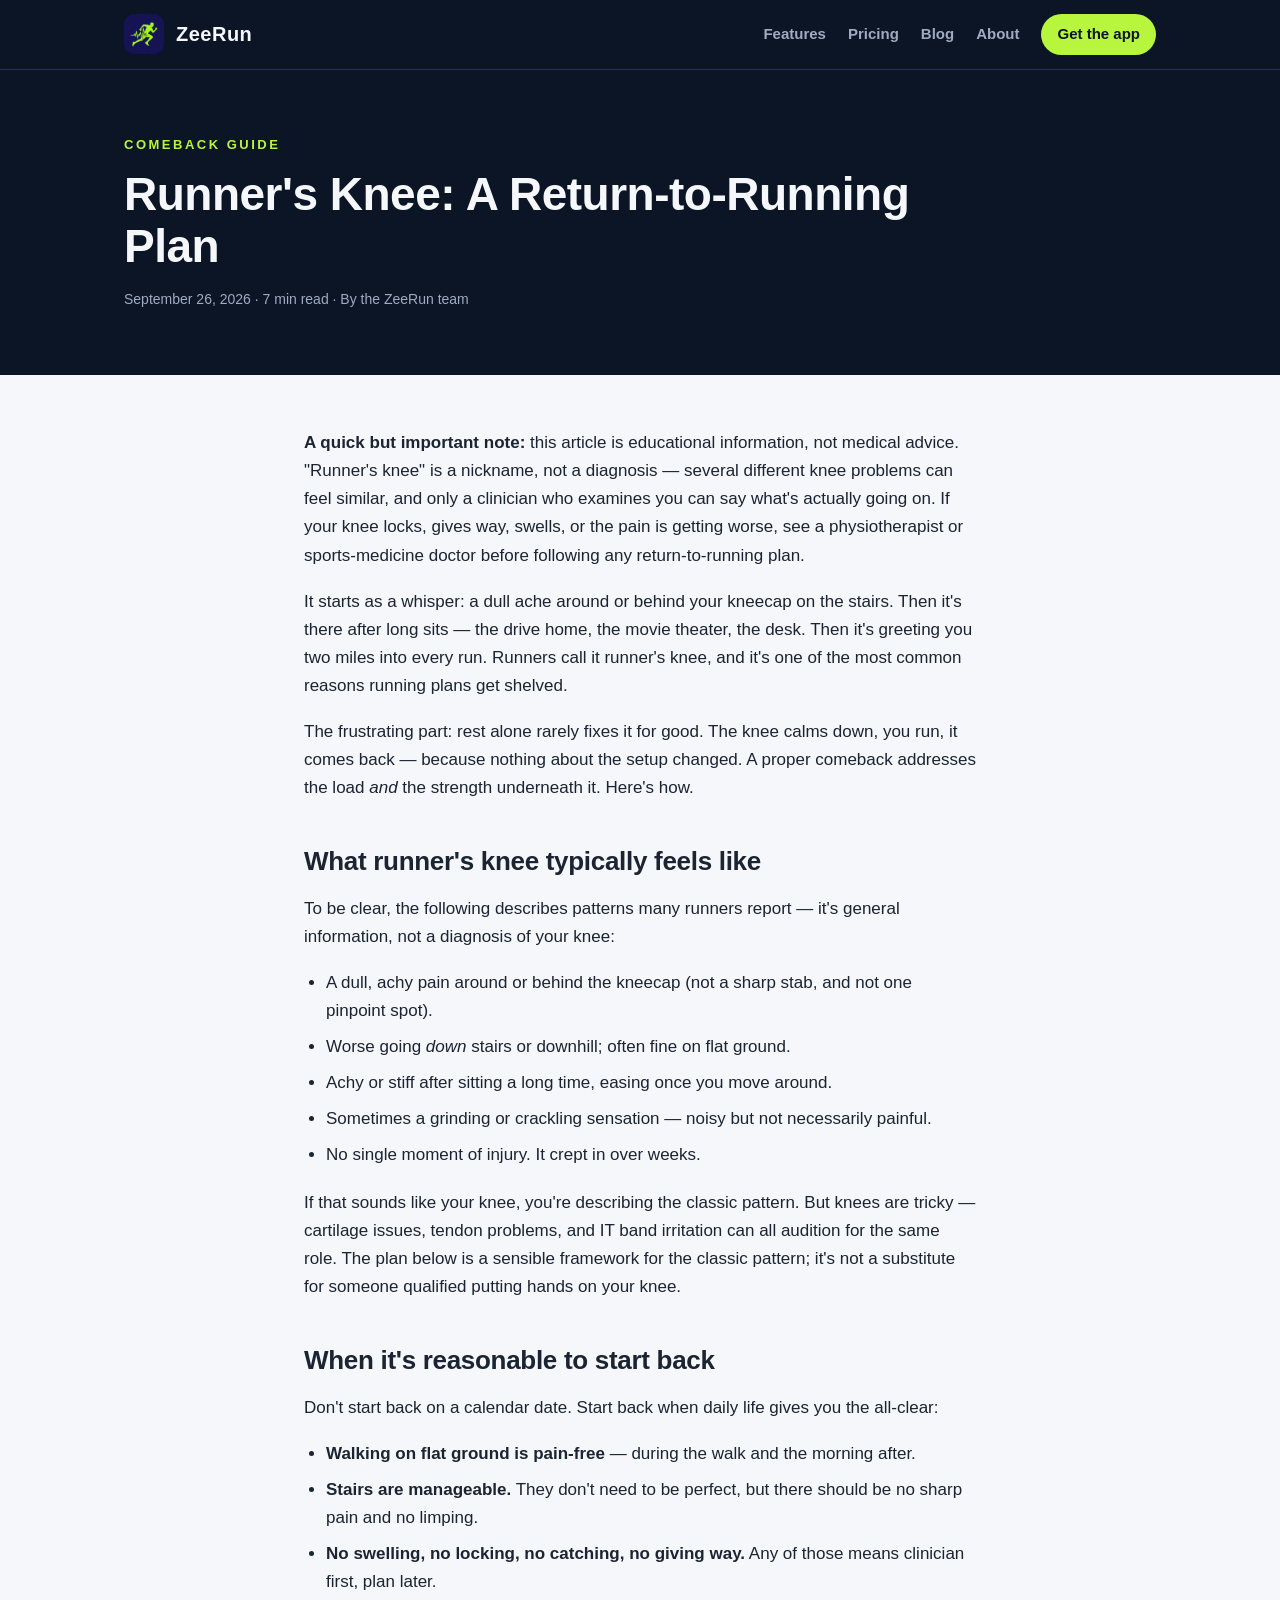
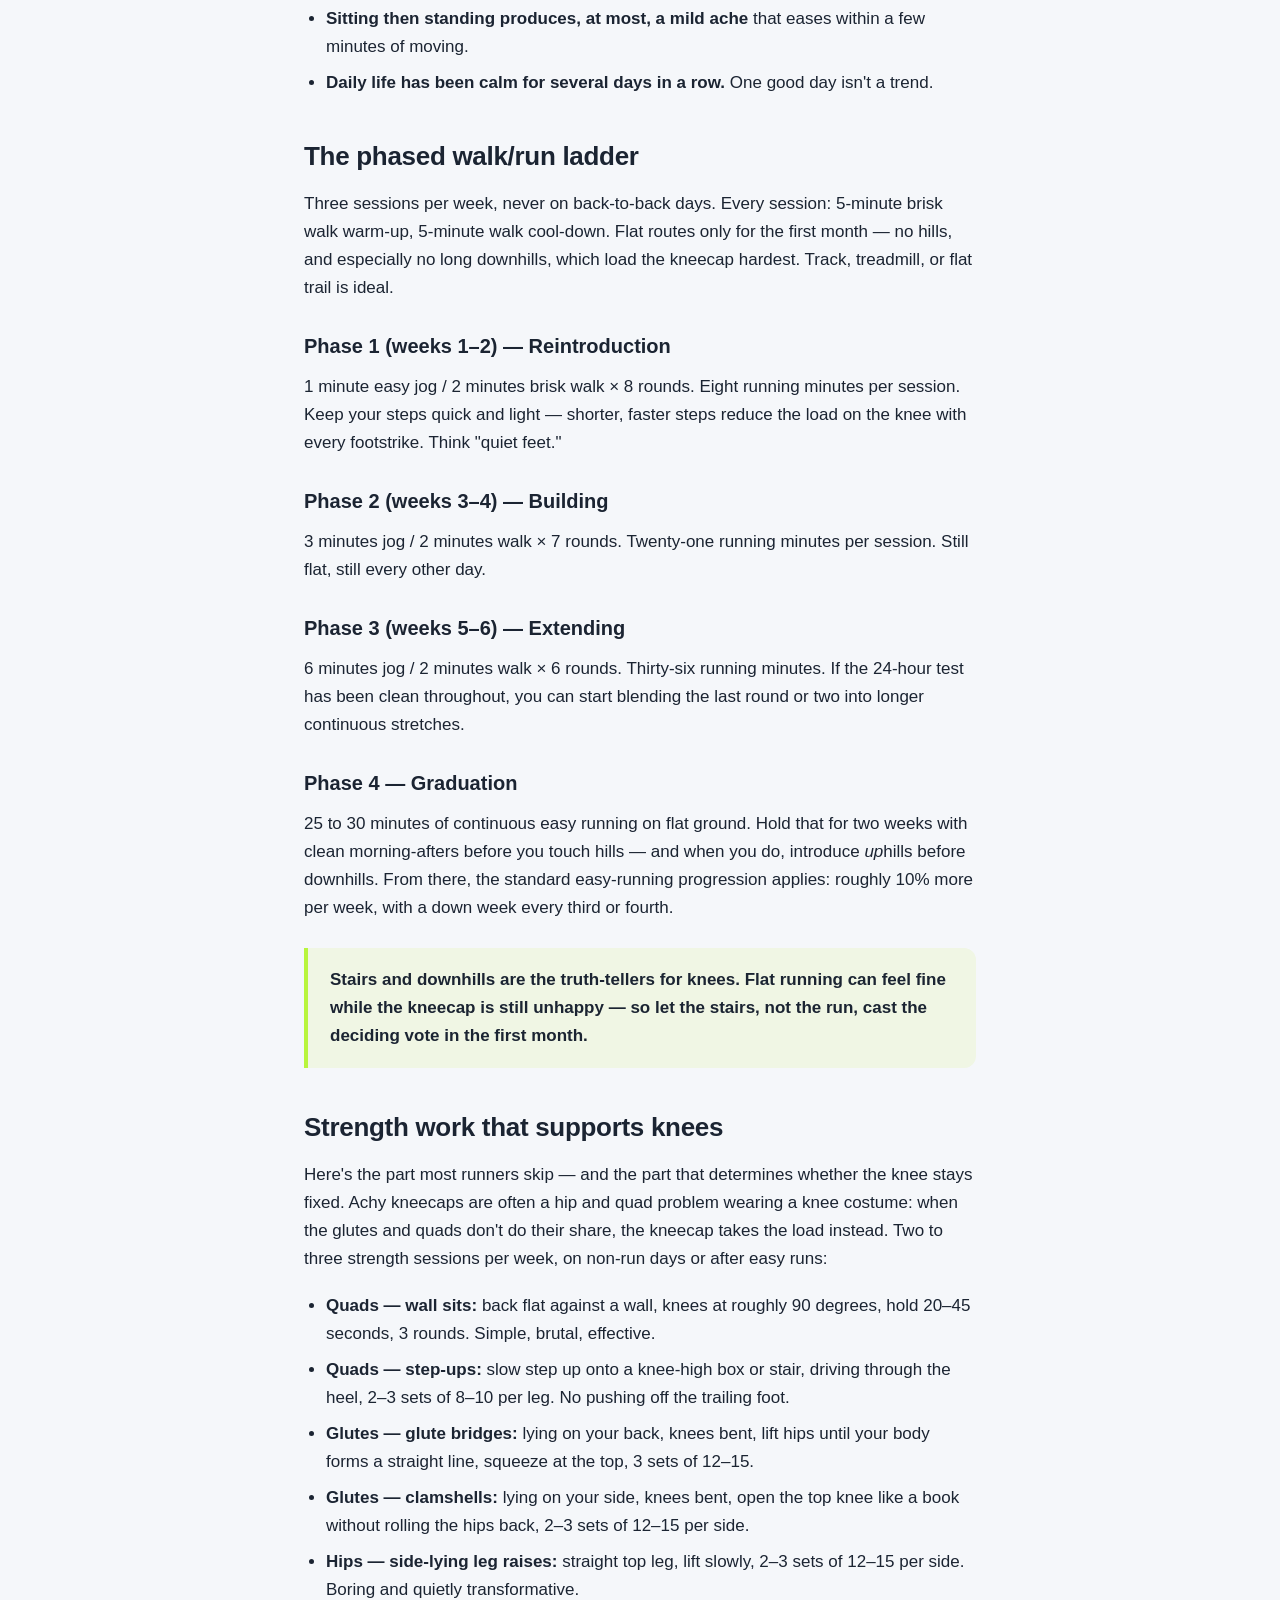
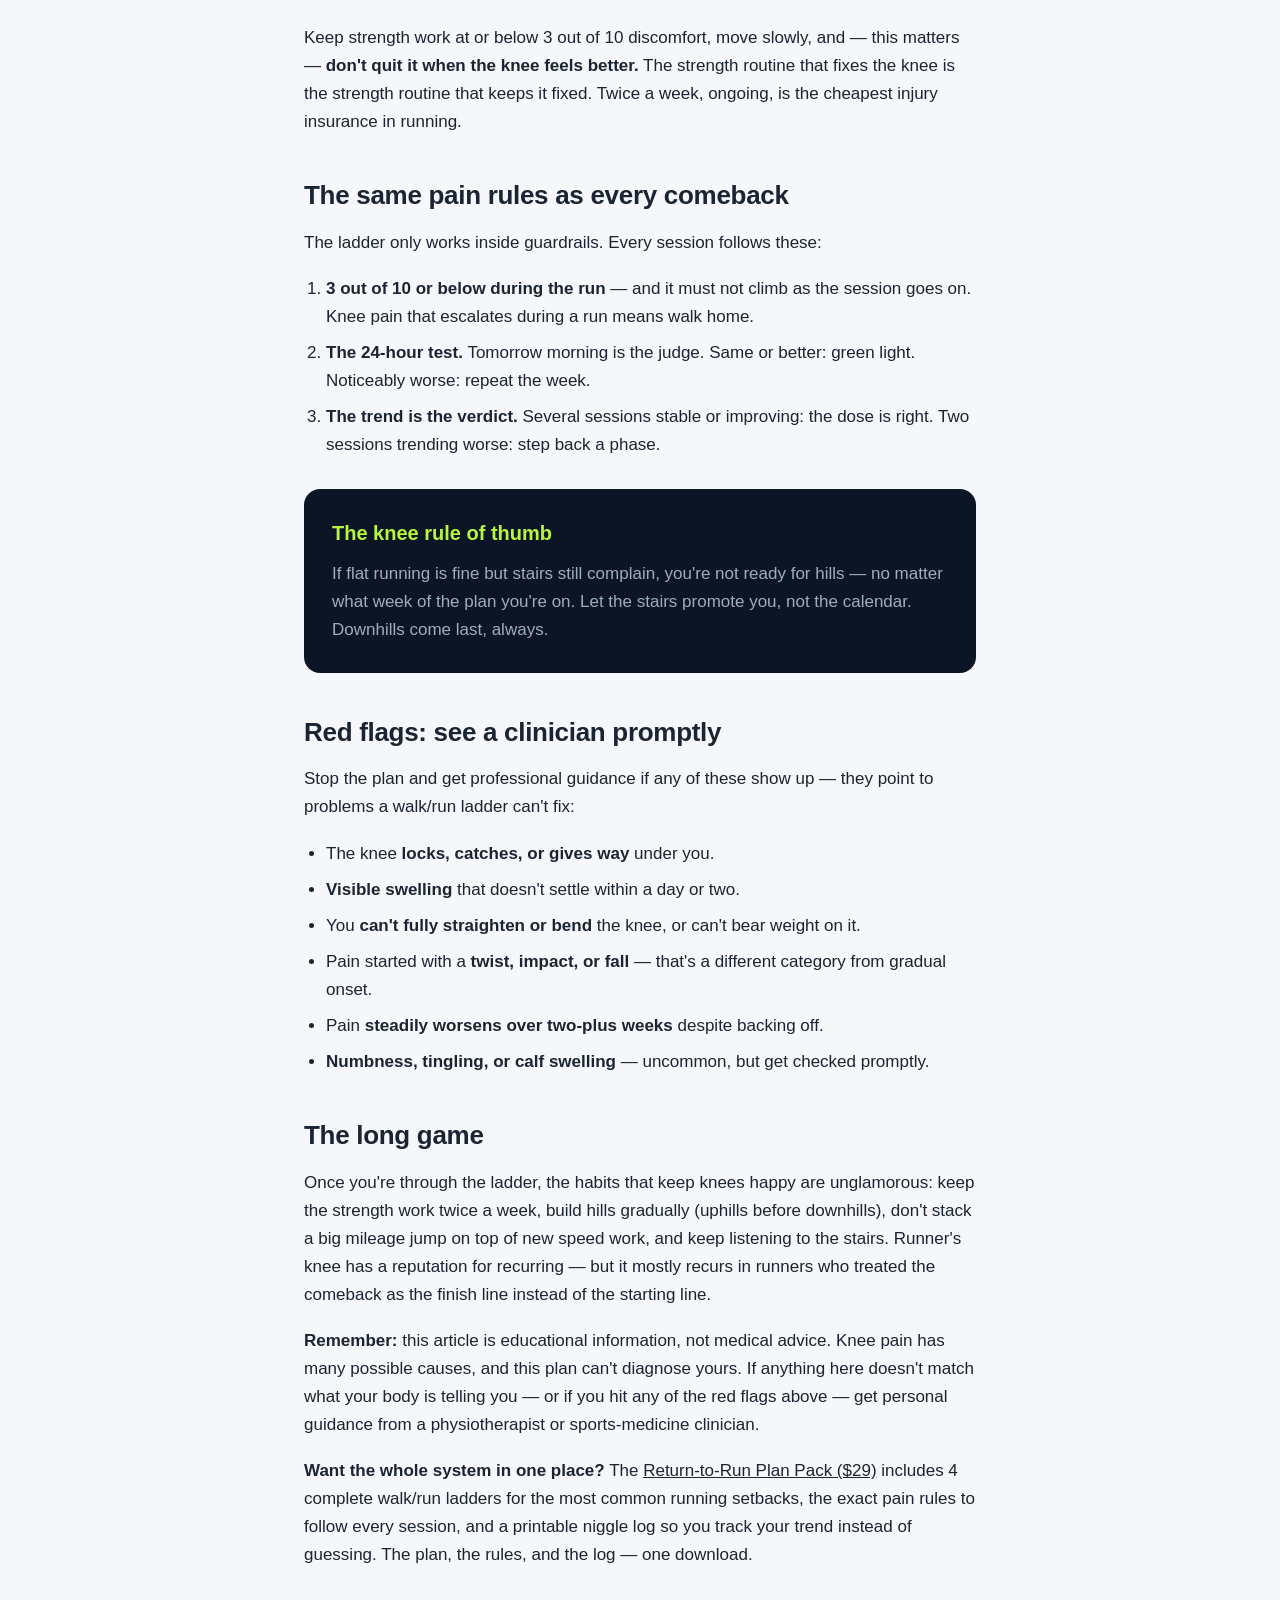
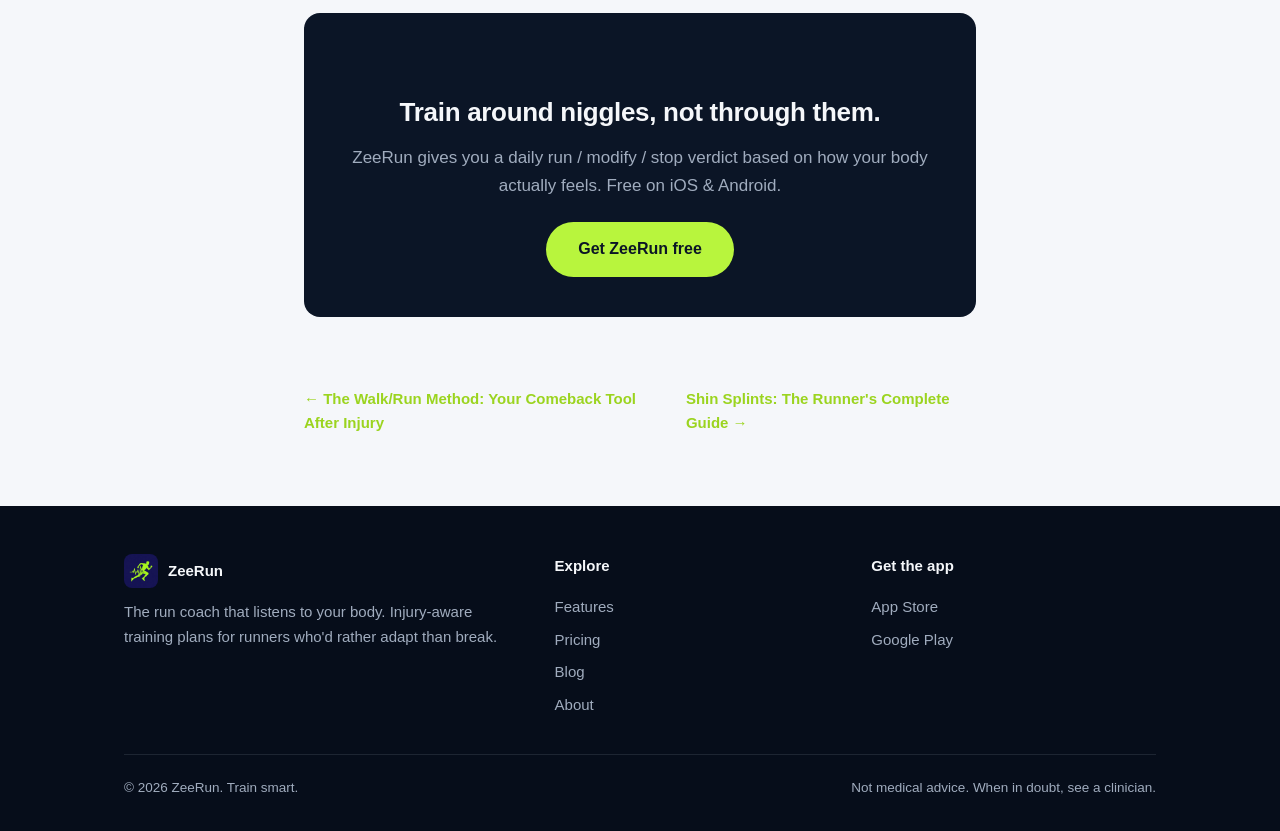
<file: blog/posts/runners-knee-return-to-running-plan.html>
<!DOCTYPE html>
<html lang="en">
<head>
  <meta charset="UTF-8">
  <meta name="viewport" content="width=device-width, initial-scale=1.0">
  <!-- SLOT: PAGE_TITLE — e.g. "Shin Splints: The Runner's Guide | ZeeRun Blog" -->
  <title>Runner's Knee Return to Running Plan | ZeeRun Blog</title>
  <!-- SLOT: META_DESCRIPTION — one sentence, ~150 chars, plain language -->
  <meta name="description" content="Knee finally calming down? A phased walk/run plan for returning from runner's knee, plus knee-supporting strength work and red flags to watch for.">
  <!-- SLOT: CANONICAL — absolute post URL, e.g. https://zeerun.netlify.app/blog/posts/my-post.html -->
  <link rel="canonical" href="https://zeerun.netlify.app/blog/posts/runners-knee-return-to-running-plan.html">
  <meta property="og:url" content="https://zeerun.netlify.app/blog/posts/runners-knee-return-to-running-plan.html">
  <!-- SLOT: OG tags — mirror title/description -->
  <meta property="og:title" content="Runner's Knee Return to Running Plan">
  <meta property="og:description" content="What runner's knee typically feels like, when to start back, a phased walk/run ladder, strength work for knees, and red flags.">
  <meta property="og:type" content="article">
  <meta property="og:image" content="https://zeerun.netlify.app/images/logo.png">
  <meta name="theme-color" content="#0B1526">
  <link rel="icon" type="image/png" href="../../images/logo.png">
  <link rel="stylesheet" href="../../styles.css">
  <!-- SLOT: JSON-LD — fill headline, description, datePublished (YYYY-MM-DD), author stays ZeeRun -->
  <script type="application/ld+json">
  {"@context":"https://schema.org","@type":"Article",
   "headline":"Runner's Knee: A Return-to-Running Plan","description":"Knee finally calming down? A phased walk/run plan for returning from runner's knee, plus knee-supporting strength work and red flags to watch for.",
   "datePublished":"2026-09-26","author":{"@type":"Organization","name":"ZeeRun"},
   "publisher":{"@type":"Organization","name":"ZeeRun","logo":{"@type":"ImageObject","url":"https://zeerun.netlify.app/images/logo.png"}},
   "mainEntityOfPage":{"@type":"WebPage","@id":"https://zeerun.netlify.app/blog/posts/runners-knee-return-to-running-plan.html"}}
  </script>
</head>
<body>

<header class="site-header">
  <div class="wrap">
    <a class="brand" href="../../index.html">
      <img src="../../images/logo.png" alt="ZeeRun logo">
      ZeeRun
    </a>
    <nav class="nav">
      <a href="../../index.html#features">Features</a>
      <a href="../../index.html#pricing">Pricing</a>
      <a href="../index.html">Blog</a>
      <a href="../../about.html">About</a>
      <a class="btn-small" href="../../index.html#download">Get the app</a>
    </nav>
  </div>
</header>

<!-- SLOT: POST_HERO — kicker (category), h1 (post title), meta line (date · read time) -->
<section class="post-hero">
  <div class="wrap">
    <span class="kicker">Comeback guide</span>
    <h1>Runner's Knee: A Return-to-Running Plan</h1>
    <p class="post-meta">September 26, 2026 · 7 min read · By the ZeeRun team</p>
  </div>
</section>

<!-- SLOT: POST_BODY — the article. Use h2 for sections, h3 for subsections,
     p for paragraphs, ul/ol for lists, blockquote for pull quotes.
     Optional: <div class="verdict-box"><h3>...</h3><p>...</p></div> for callouts. -->
<article class="post-body">
<p><strong>A quick but important note:</strong> this article is educational information, not medical advice. "Runner's knee" is a nickname, not a diagnosis — several different knee problems can feel similar, and only a clinician who examines you can say what's actually going on. If your knee locks, gives way, swells, or the pain is getting worse, see a physiotherapist or sports-medicine doctor before following any return-to-running plan.</p>

<p>It starts as a whisper: a dull ache around or behind your kneecap on the stairs. Then it's there after long sits — the drive home, the movie theater, the desk. Then it's greeting you two miles into every run. Runners call it runner's knee, and it's one of the most common reasons running plans get shelved.</p>

<p>The frustrating part: rest alone rarely fixes it for good. The knee calms down, you run, it comes back — because nothing about the setup changed. A proper comeback addresses the load <em>and</em> the strength underneath it. Here's how.</p>

<h2>What runner's knee typically feels like</h2>

<p>To be clear, the following describes patterns many runners report — it's general information, not a diagnosis of your knee:</p>

<ul>
  <li>A dull, achy pain around or behind the kneecap (not a sharp stab, and not one pinpoint spot).</li>
  <li>Worse going <em>down</em> stairs or downhill; often fine on flat ground.</li>
  <li>Achy or stiff after sitting a long time, easing once you move around.</li>
  <li>Sometimes a grinding or crackling sensation — noisy but not necessarily painful.</li>
  <li>No single moment of injury. It crept in over weeks.</li>
</ul>

<p>If that sounds like your knee, you're describing the classic pattern. But knees are tricky — cartilage issues, tendon problems, and IT band irritation can all audition for the same role. The plan below is a sensible framework for the classic pattern; it's not a substitute for someone qualified putting hands on your knee.</p>

<h2>When it's reasonable to start back</h2>

<p>Don't start back on a calendar date. Start back when daily life gives you the all-clear:</p>

<ul>
  <li><strong>Walking on flat ground is pain-free</strong> — during the walk and the morning after.</li>
  <li><strong>Stairs are manageable.</strong> They don't need to be perfect, but there should be no sharp pain and no limping.</li>
  <li><strong>No swelling, no locking, no catching, no giving way.</strong> Any of those means clinician first, plan later.</li>
  <li><strong>Sitting then standing produces, at most, a mild ache</strong> that eases within a few minutes of moving.</li>
  <li><strong>Daily life has been calm for several days in a row.</strong> One good day isn't a trend.</li>
</ul>

<h2>The phased walk/run ladder</h2>

<p>Three sessions per week, never on back-to-back days. Every session: 5-minute brisk walk warm-up, 5-minute walk cool-down. Flat routes only for the first month — no hills, and especially no long downhills, which load the kneecap hardest. Track, treadmill, or flat trail is ideal.</p>

<h3>Phase 1 (weeks 1–2) — Reintroduction</h3>
<p>1 minute easy jog / 2 minutes brisk walk × 8 rounds. Eight running minutes per session. Keep your steps quick and light — shorter, faster steps reduce the load on the knee with every footstrike. Think "quiet feet."</p>

<h3>Phase 2 (weeks 3–4) — Building</h3>
<p>3 minutes jog / 2 minutes walk × 7 rounds. Twenty-one running minutes per session. Still flat, still every other day.</p>

<h3>Phase 3 (weeks 5–6) — Extending</h3>
<p>6 minutes jog / 2 minutes walk × 6 rounds. Thirty-six running minutes. If the 24-hour test has been clean throughout, you can start blending the last round or two into longer continuous stretches.</p>

<h3>Phase 4 — Graduation</h3>
<p>25 to 30 minutes of continuous easy running on flat ground. Hold that for two weeks with clean morning-afters before you touch hills — and when you do, introduce <em>up</em>hills before downhills. From there, the standard easy-running progression applies: roughly 10% more per week, with a down week every third or fourth.</p>

<blockquote>Stairs and downhills are the truth-tellers for knees. Flat running can feel fine while the kneecap is still unhappy — so let the stairs, not the run, cast the deciding vote in the first month.</blockquote>

<h2>Strength work that supports knees</h2>

<p>Here's the part most runners skip — and the part that determines whether the knee stays fixed. Achy kneecaps are often a hip and quad problem wearing a knee costume: when the glutes and quads don't do their share, the kneecap takes the load instead. Two to three strength sessions per week, on non-run days or after easy runs:</p>

<ul>
  <li><strong>Quads — wall sits:</strong> back flat against a wall, knees at roughly 90 degrees, hold 20–45 seconds, 3 rounds. Simple, brutal, effective.</li>
  <li><strong>Quads — step-ups:</strong> slow step up onto a knee-high box or stair, driving through the heel, 2–3 sets of 8–10 per leg. No pushing off the trailing foot.</li>
  <li><strong>Glutes — glute bridges:</strong> lying on your back, knees bent, lift hips until your body forms a straight line, squeeze at the top, 3 sets of 12–15.</li>
  <li><strong>Glutes — clamshells:</strong> lying on your side, knees bent, open the top knee like a book without rolling the hips back, 2–3 sets of 12–15 per side.</li>
  <li><strong>Hips — side-lying leg raises:</strong> straight top leg, lift slowly, 2–3 sets of 12–15 per side. Boring and quietly transformative.</li>
</ul>

<p>Keep strength work at or below 3 out of 10 discomfort, move slowly, and — this matters — <strong>don't quit it when the knee feels better.</strong> The strength routine that fixes the knee is the strength routine that keeps it fixed. Twice a week, ongoing, is the cheapest injury insurance in running.</p>

<h2>The same pain rules as every comeback</h2>

<p>The ladder only works inside guardrails. Every session follows these:</p>

<ol>
  <li><strong>3 out of 10 or below during the run</strong> — and it must not climb as the session goes on. Knee pain that escalates during a run means walk home.</li>
  <li><strong>The 24-hour test.</strong> Tomorrow morning is the judge. Same or better: green light. Noticeably worse: repeat the week.</li>
  <li><strong>The trend is the verdict.</strong> Several sessions stable or improving: the dose is right. Two sessions trending worse: step back a phase.</li>
</ol>

<div class="verdict-box">
  <h3>The knee rule of thumb</h3>
  <p>If flat running is fine but stairs still complain, you're not ready for hills — no matter what week of the plan you're on. Let the stairs promote you, not the calendar. Downhills come last, always.</p>
</div>

<h2>Red flags: see a clinician promptly</h2>

<p>Stop the plan and get professional guidance if any of these show up — they point to problems a walk/run ladder can't fix:</p>

<ul>
  <li>The knee <strong>locks, catches, or gives way</strong> under you.</li>
  <li><strong>Visible swelling</strong> that doesn't settle within a day or two.</li>
  <li>You <strong>can't fully straighten or bend</strong> the knee, or can't bear weight on it.</li>
  <li>Pain started with a <strong>twist, impact, or fall</strong> — that's a different category from gradual onset.</li>
  <li>Pain <strong>steadily worsens over two-plus weeks</strong> despite backing off.</li>
  <li><strong>Numbness, tingling, or calf swelling</strong> — uncommon, but get checked promptly.</li>
</ul>

<h2>The long game</h2>

<p>Once you're through the ladder, the habits that keep knees happy are unglamorous: keep the strength work twice a week, build hills gradually (uphills before downhills), don't stack a big mileage jump on top of new speed work, and keep listening to the stairs. Runner's knee has a reputation for recurring — but it mostly recurs in runners who treated the comeback as the finish line instead of the starting line.</p>

<p><strong>Remember:</strong> this article is educational information, not medical advice. Knee pain has many possible causes, and this plan can't diagnose yours. If anything here doesn't match what your body is telling you — or if you hit any of the red flags above — get personal guidance from a physiotherapist or sports-medicine clinician.</p>

<p><strong>Want the whole system in one place?</strong> The <a href="https://stride6.gumroad.com/l/bzjeuc">Return-to-Run Plan Pack ($29)</a> includes 4 complete walk/run ladders for the most common running setbacks, the exact pain rules to follow every session, and a printable niggle log so you track your trend instead of guessing. The plan, the rules, and the log — one download.</p>

  <div class="post-cta">
    <h2>Train around niggles, not through them.</h2>
    <p>ZeeRun gives you a daily run / modify / stop verdict based on how your body actually feels. Free on iOS &amp; Android.</p>
    <a class="btn" href="../../index.html#download">Get ZeeRun free</a>
  </div>
</article>

<!-- SLOT: POST_NAV — prev/next links; delete a link if none exists -->
<nav class="post-nav">
  <a href="walk-run-method-injury-comeback.html">← The Walk/Run Method: Your Comeback Tool After Injury</a>
  <a href="shin-splints-guide.html">Shin Splints: The Runner's Complete Guide →</a>
</nav>

<footer class="site-footer">
  <div class="wrap">
    <div class="footer-grid">
      <div>
        <div class="footer-brand"><img src="../../images/logo.png" alt="ZeeRun logo"> ZeeRun</div>
        <p>The run coach that listens to your body. Injury-aware training plans for runners who'd rather adapt than break.</p>
      </div>
      <div>
        <h4>Explore</h4>
        <a href="../../index.html#features">Features</a>
        <a href="../../index.html#pricing">Pricing</a>
        <a href="../index.html">Blog</a>
        <a href="../../about.html">About</a>
      </div>
      <div>
        <h4>Get the app</h4>
        <a href="https://apps.apple.com/us/app/zeerun-run-tracker-coach/id6796361407">App Store</a>
        <!-- PLAY_STORE_PLACEHOLDER -->
        <a href="https://play.google.com/store/apps/details?id=app.rork.al76njhtzkys2uwgfuv7o&pcampaignid=web_share">Google Play</a>
      </div>
    </div>
    <div class="footer-bottom">
      <span>© 2026 ZeeRun. Train smart.</span>
      <span>Not medical advice. When in doubt, see a clinician.</span>
    </div>
  </div>
</footer>

</body>
</html>
</file>
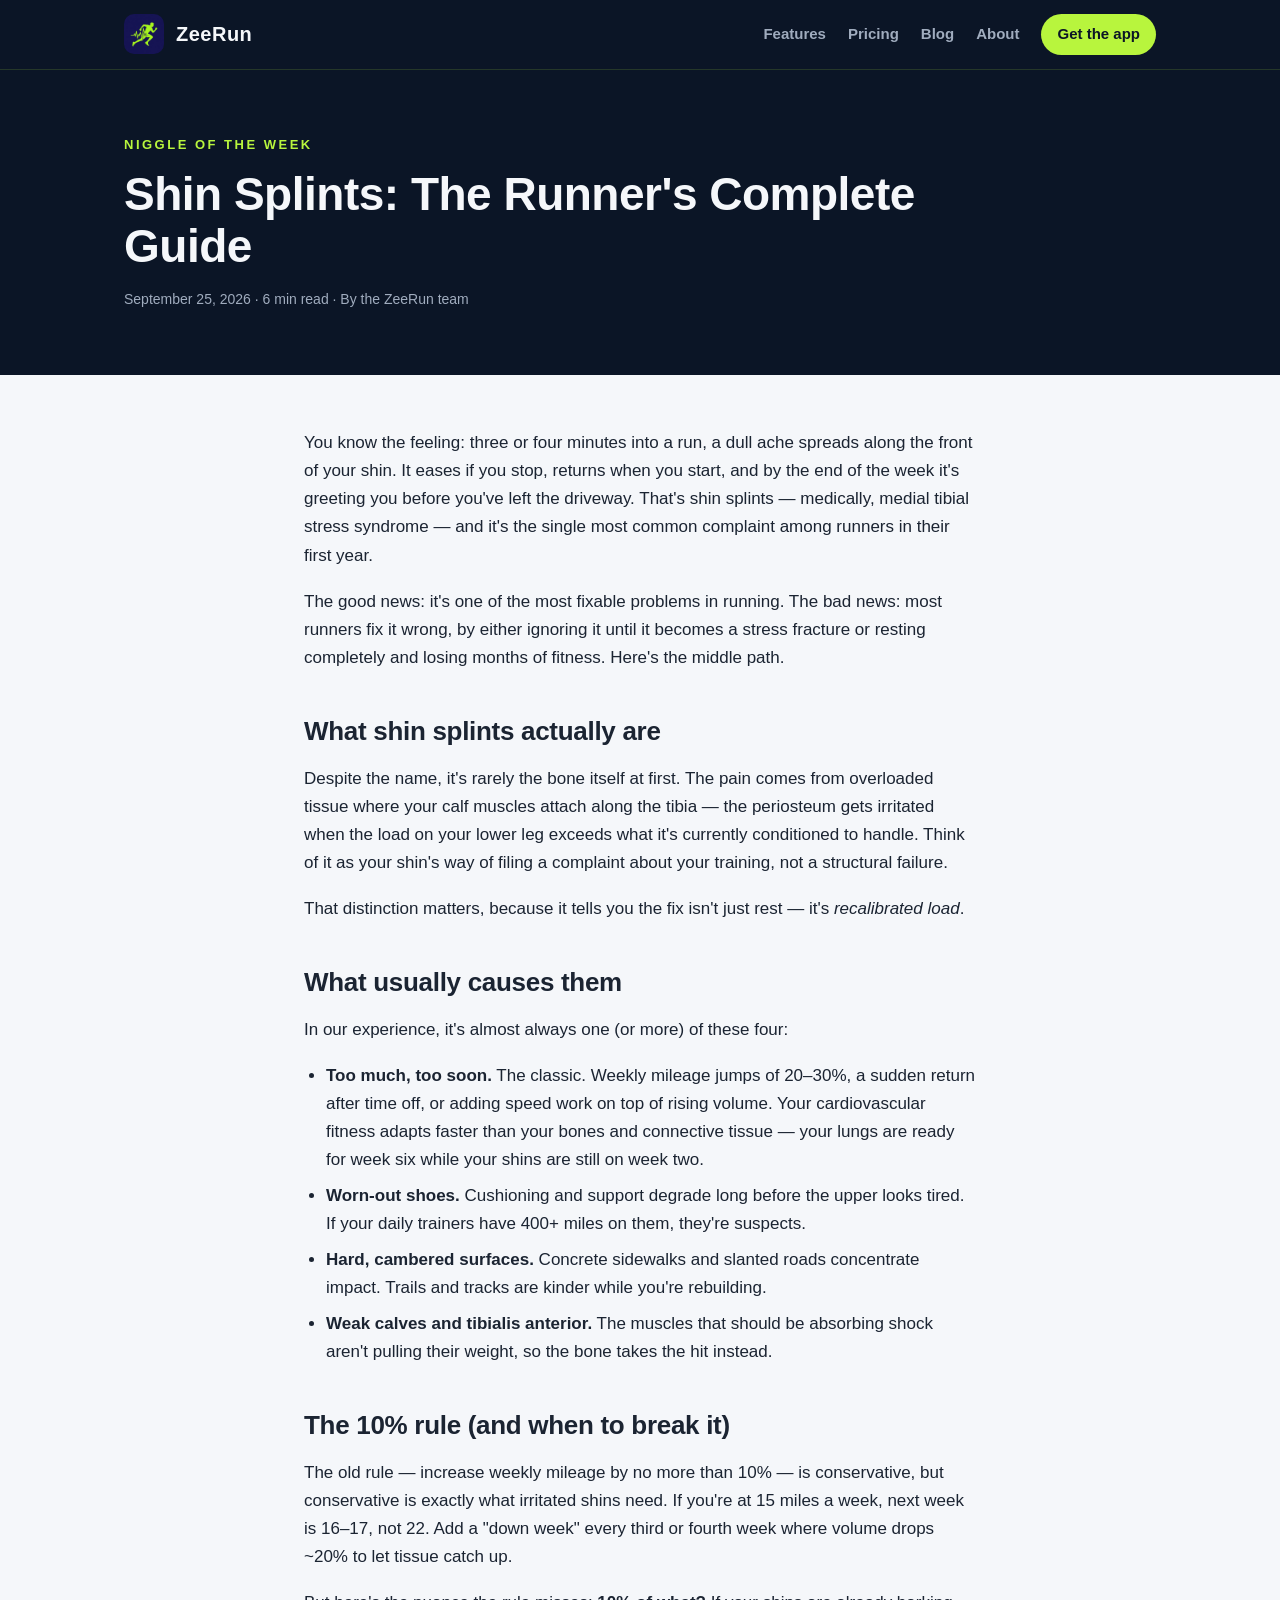
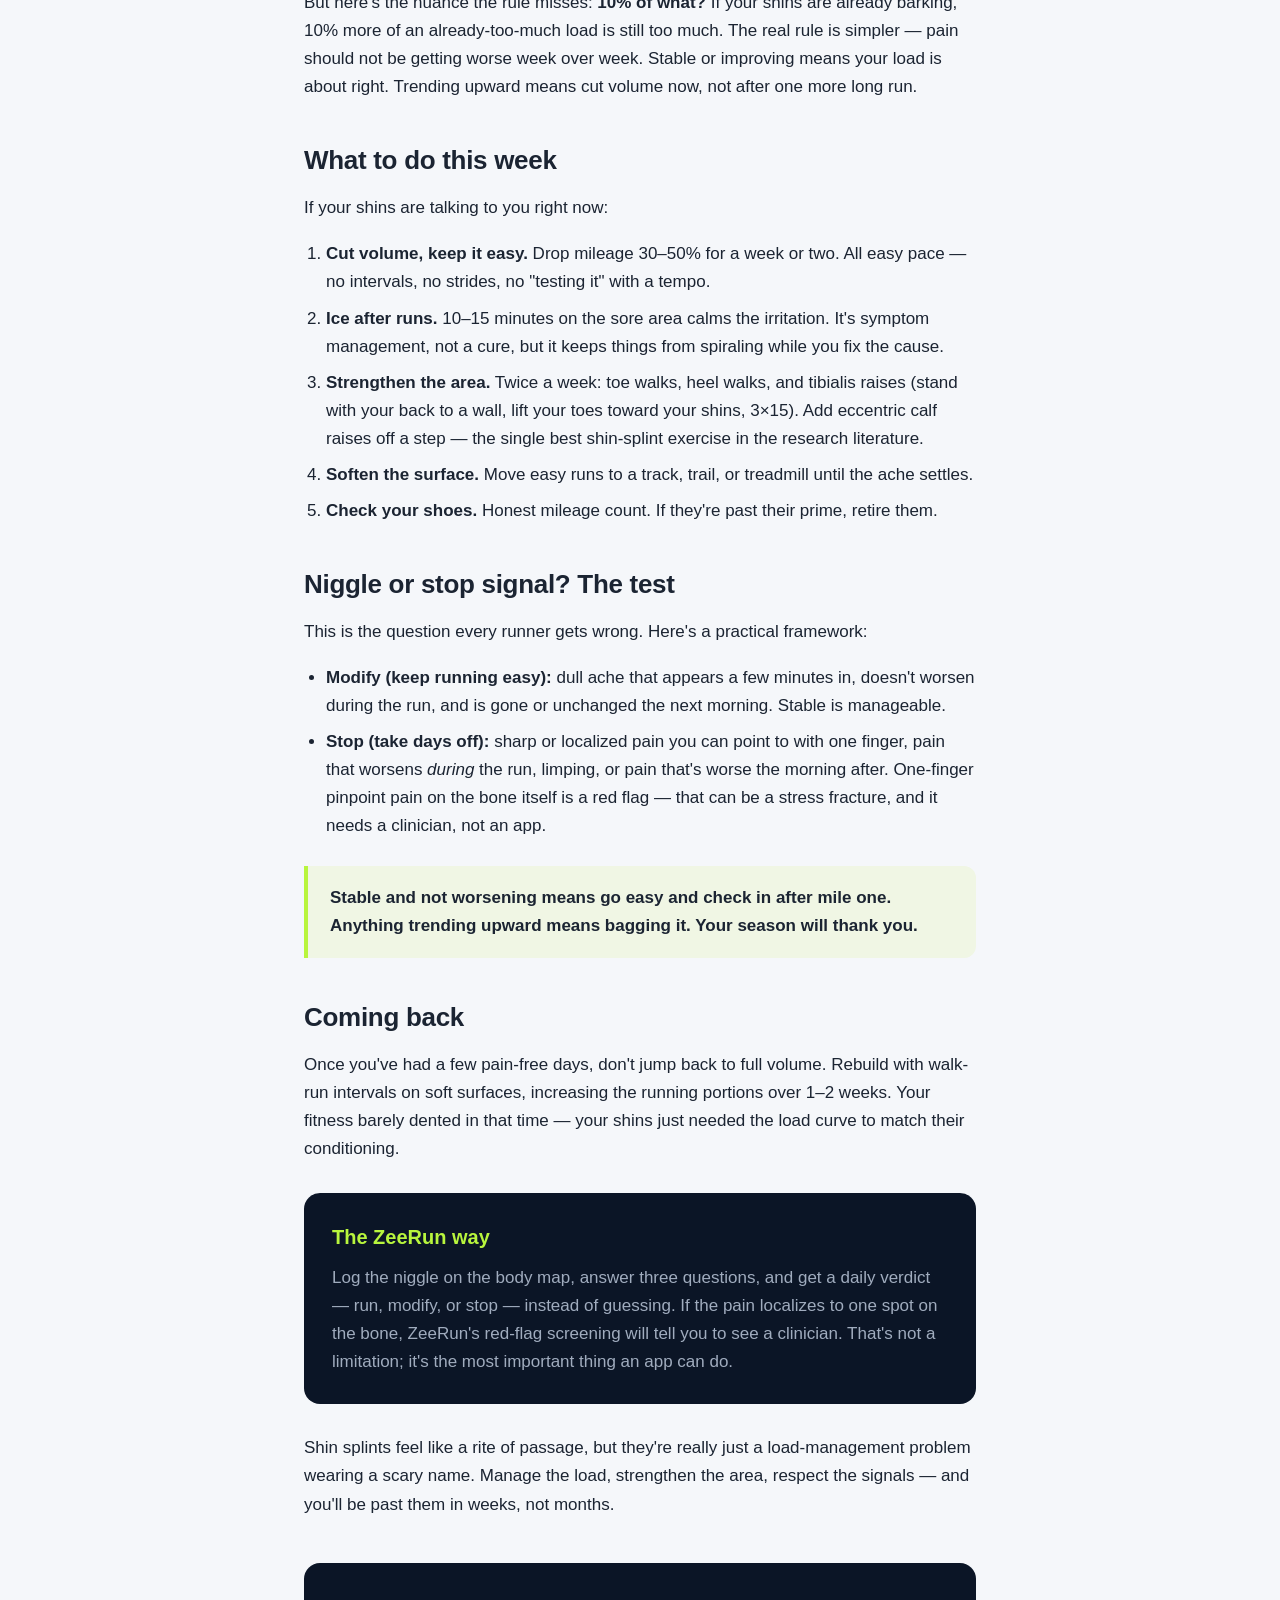
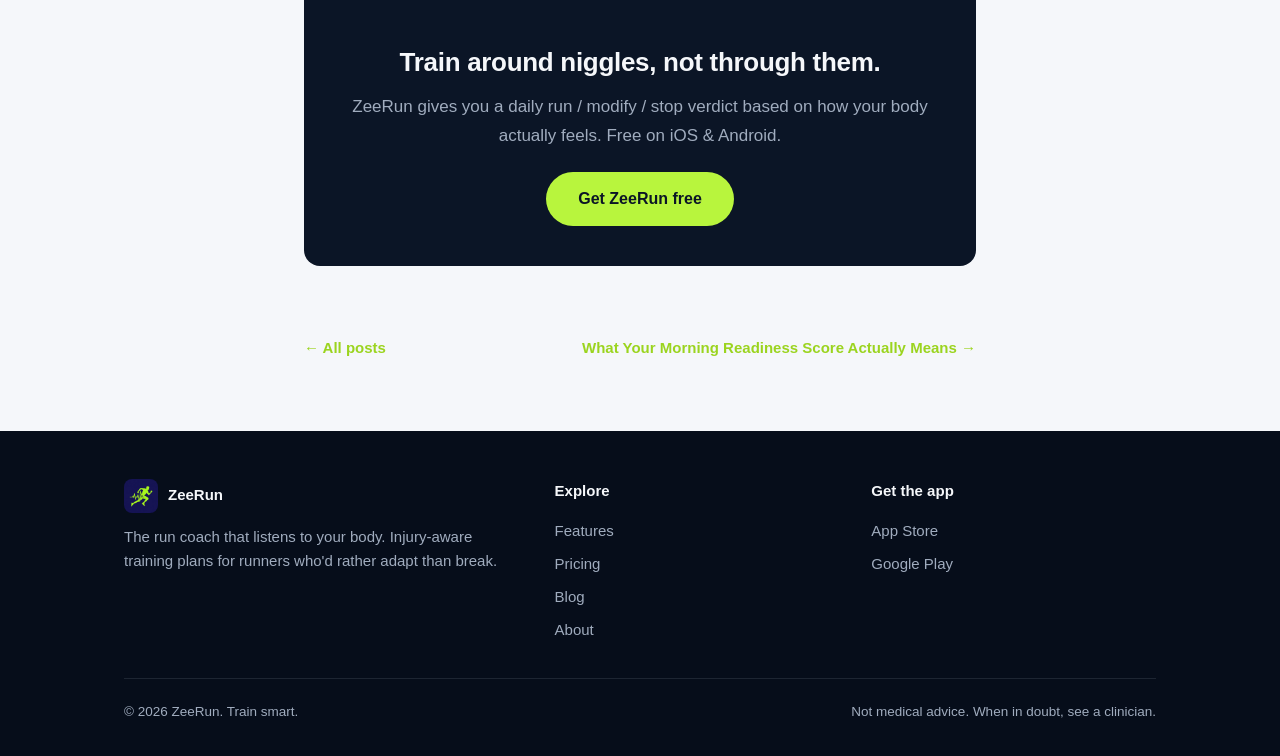
<file: blog/posts/shin-splints-guide.html>
<!DOCTYPE html>
<html lang="en">
<head>
  <meta charset="UTF-8">
  <meta name="viewport" content="width=device-width, initial-scale=1.0">
  <title>Shin Splints: The Runner's Complete Guide | ZeeRun Blog</title>
  <meta name="description" content="Shin splints explained: what causes that dull ache along your shin, the 10% rule, strength exercises that fix it, and how to tell a niggle from a stop signal.">
  <meta property="og:title" content="Shin Splints: The Runner's Complete Guide">
  <meta property="og:description" content="Causes, fixes, and the stop-vs-adapt test for the most common beginner running injury.">
  <link rel="canonical" href="https://zeerun.netlify.app/blog/posts/shin-splints-guide.html">
  <meta property="og:url" content="https://zeerun.netlify.app/blog/posts/shin-splints-guide.html">
  <meta property="og:type" content="article">
  <meta property="og:image" content="https://zeerun.netlify.app/images/logo.png">
  <meta name="theme-color" content="#0B1526">
  <link rel="icon" type="image/png" href="../../images/logo.png">
  <link rel="stylesheet" href="../../styles.css">
  <script type="application/ld+json">
  {"@context":"https://schema.org","@type":"Article",
   "headline":"Shin Splints: The Runner's Complete Guide","description":"Shin splints explained: causes, the 10% rule, strength exercises that fix it, and how to tell a niggle from a stop signal.",
   "datePublished":"2026-09-25","author":{"@type":"Organization","name":"ZeeRun"},
   "publisher":{"@type":"Organization","name":"ZeeRun","logo":{"@type":"ImageObject","url":"https://zeerun.netlify.app/images/logo.png"}},
   "mainEntityOfPage":{"@type":"WebPage","@id":"https://zeerun.netlify.app/blog/posts/shin-splints-guide.html"}}
  </script>
</head>
<body>

<header class="site-header">
  <div class="wrap">
    <a class="brand" href="../../index.html">
      <img src="../../images/logo.png" alt="ZeeRun logo">
      ZeeRun
    </a>
    <nav class="nav">
      <a href="../../index.html#features">Features</a>
      <a href="../../index.html#pricing">Pricing</a>
      <a href="../index.html">Blog</a>
      <a href="../../about.html">About</a>
      <a class="btn-small" href="../../index.html#download">Get the app</a>
    </nav>
  </div>
</header>

<section class="post-hero">
  <div class="wrap">
    <span class="kicker">Niggle of the week</span>
    <h1>Shin Splints: The Runner's Complete Guide</h1>
    <p class="post-meta">September 25, 2026 · 6 min read · By the ZeeRun team</p>
  </div>
</section>

<article class="post-body">

<p>You know the feeling: three or four minutes into a run, a dull ache spreads along the front of your shin. It eases if you stop, returns when you start, and by the end of the week it's greeting you before you've left the driveway. That's shin splints — medically, medial tibial stress syndrome — and it's the single most common complaint among runners in their first year.</p>

<p>The good news: it's one of the most fixable problems in running. The bad news: most runners fix it wrong, by either ignoring it until it becomes a stress fracture or resting completely and losing months of fitness. Here's the middle path.</p>

<h2>What shin splints actually are</h2>

<p>Despite the name, it's rarely the bone itself at first. The pain comes from overloaded tissue where your calf muscles attach along the tibia — the periosteum gets irritated when the load on your lower leg exceeds what it's currently conditioned to handle. Think of it as your shin's way of filing a complaint about your training, not a structural failure.</p>

<p>That distinction matters, because it tells you the fix isn't just rest — it's <em>recalibrated load</em>.</p>

<h2>What usually causes them</h2>

<p>In our experience, it's almost always one (or more) of these four:</p>

<ul>
  <li><strong>Too much, too soon.</strong> The classic. Weekly mileage jumps of 20–30%, a sudden return after time off, or adding speed work on top of rising volume. Your cardiovascular fitness adapts faster than your bones and connective tissue — your lungs are ready for week six while your shins are still on week two.</li>
  <li><strong>Worn-out shoes.</strong> Cushioning and support degrade long before the upper looks tired. If your daily trainers have 400+ miles on them, they're suspects.</li>
  <li><strong>Hard, cambered surfaces.</strong> Concrete sidewalks and slanted roads concentrate impact. Trails and tracks are kinder while you're rebuilding.</li>
  <li><strong>Weak calves and tibialis anterior.</strong> The muscles that should be absorbing shock aren't pulling their weight, so the bone takes the hit instead.</li>
</ul>

<h2>The 10% rule (and when to break it)</h2>

<p>The old rule — increase weekly mileage by no more than 10% — is conservative, but conservative is exactly what irritated shins need. If you're at 15 miles a week, next week is 16–17, not 22. Add a "down week" every third or fourth week where volume drops ~20% to let tissue catch up.</p>

<p>But here's the nuance the rule misses: <strong>10% of what?</strong> If your shins are already barking, 10% more of an already-too-much load is still too much. The real rule is simpler — pain should not be getting worse week over week. Stable or improving means your load is about right. Trending upward means cut volume now, not after one more long run.</p>

<h2>What to do this week</h2>

<p>If your shins are talking to you right now:</p>

<ol>
  <li><strong>Cut volume, keep it easy.</strong> Drop mileage 30–50% for a week or two. All easy pace — no intervals, no strides, no "testing it" with a tempo.</li>
  <li><strong>Ice after runs.</strong> 10–15 minutes on the sore area calms the irritation. It's symptom management, not a cure, but it keeps things from spiraling while you fix the cause.</li>
  <li><strong>Strengthen the area.</strong> Twice a week: toe walks, heel walks, and tibialis raises (stand with your back to a wall, lift your toes toward your shins, 3×15). Add eccentric calf raises off a step — the single best shin-splint exercise in the research literature.</li>
  <li><strong>Soften the surface.</strong> Move easy runs to a track, trail, or treadmill until the ache settles.</li>
  <li><strong>Check your shoes.</strong> Honest mileage count. If they're past their prime, retire them.</li>
</ol>

<h2>Niggle or stop signal? The test</h2>

<p>This is the question every runner gets wrong. Here's a practical framework:</p>

<ul>
  <li><strong>Modify (keep running easy):</strong> dull ache that appears a few minutes in, doesn't worsen during the run, and is gone or unchanged the next morning. Stable is manageable.</li>
  <li><strong>Stop (take days off):</strong> sharp or localized pain you can point to with one finger, pain that worsens <em>during</em> the run, limping, or pain that's worse the morning after. One-finger pinpoint pain on the bone itself is a red flag — that can be a stress fracture, and it needs a clinician, not an app.</li>
</ul>

<blockquote>Stable and not worsening means go easy and check in after mile one. Anything trending upward means bagging it. Your season will thank you.</blockquote>

<h2>Coming back</h2>

<p>Once you've had a few pain-free days, don't jump back to full volume. Rebuild with walk-run intervals on soft surfaces, increasing the running portions over 1–2 weeks. Your fitness barely dented in that time — your shins just needed the load curve to match their conditioning.</p>

<div class="verdict-box">
  <h3>The ZeeRun way</h3>
  <p>Log the niggle on the body map, answer three questions, and get a daily verdict — run, modify, or stop — instead of guessing. If the pain localizes to one spot on the bone, ZeeRun's red-flag screening will tell you to see a clinician. That's not a limitation; it's the most important thing an app can do.</p>
</div>

<p>Shin splints feel like a rite of passage, but they're really just a load-management problem wearing a scary name. Manage the load, strengthen the area, respect the signals — and you'll be past them in weeks, not months.</p>

  <div class="post-cta">
    <h2>Train around niggles, not through them.</h2>
    <p>ZeeRun gives you a daily run / modify / stop verdict based on how your body actually feels. Free on iOS &amp; Android.</p>
    <a class="btn" href="../../index.html#download">Get ZeeRun free</a>
  </div>
</article>

<nav class="post-nav">
  <a href="../index.html">← All posts</a>
  <a href="morning-readiness-score.html">What Your Morning Readiness Score Actually Means →</a>
</nav>

<footer class="site-footer">
  <div class="wrap">
    <div class="footer-grid">
      <div>
        <div class="footer-brand"><img src="../../images/logo.png" alt="ZeeRun logo"> ZeeRun</div>
        <p>The run coach that listens to your body. Injury-aware training plans for runners who'd rather adapt than break.</p>
      </div>
      <div>
        <h4>Explore</h4>
        <a href="../../index.html#features">Features</a>
        <a href="../../index.html#pricing">Pricing</a>
        <a href="../index.html">Blog</a>
        <a href="../../about.html">About</a>
      </div>
      <div>
        <h4>Get the app</h4>
        <a href="https://apps.apple.com/us/app/zeerun-run-tracker-coach/id6796361407">App Store</a>
        <!-- PLAY_STORE_PLACEHOLDER -->
        <a href="https://play.google.com/store/apps/details?id=app.rork.al76njhtzkys2uwgfuv7o&pcampaignid=web_share">Google Play</a>
      </div>
    </div>
    <div class="footer-bottom">
      <span>© 2026 ZeeRun. Train smart.</span>
      <span>Not medical advice. When in doubt, see a clinician.</span>
    </div>
  </div>
</footer>

</body>
</html>
</file>
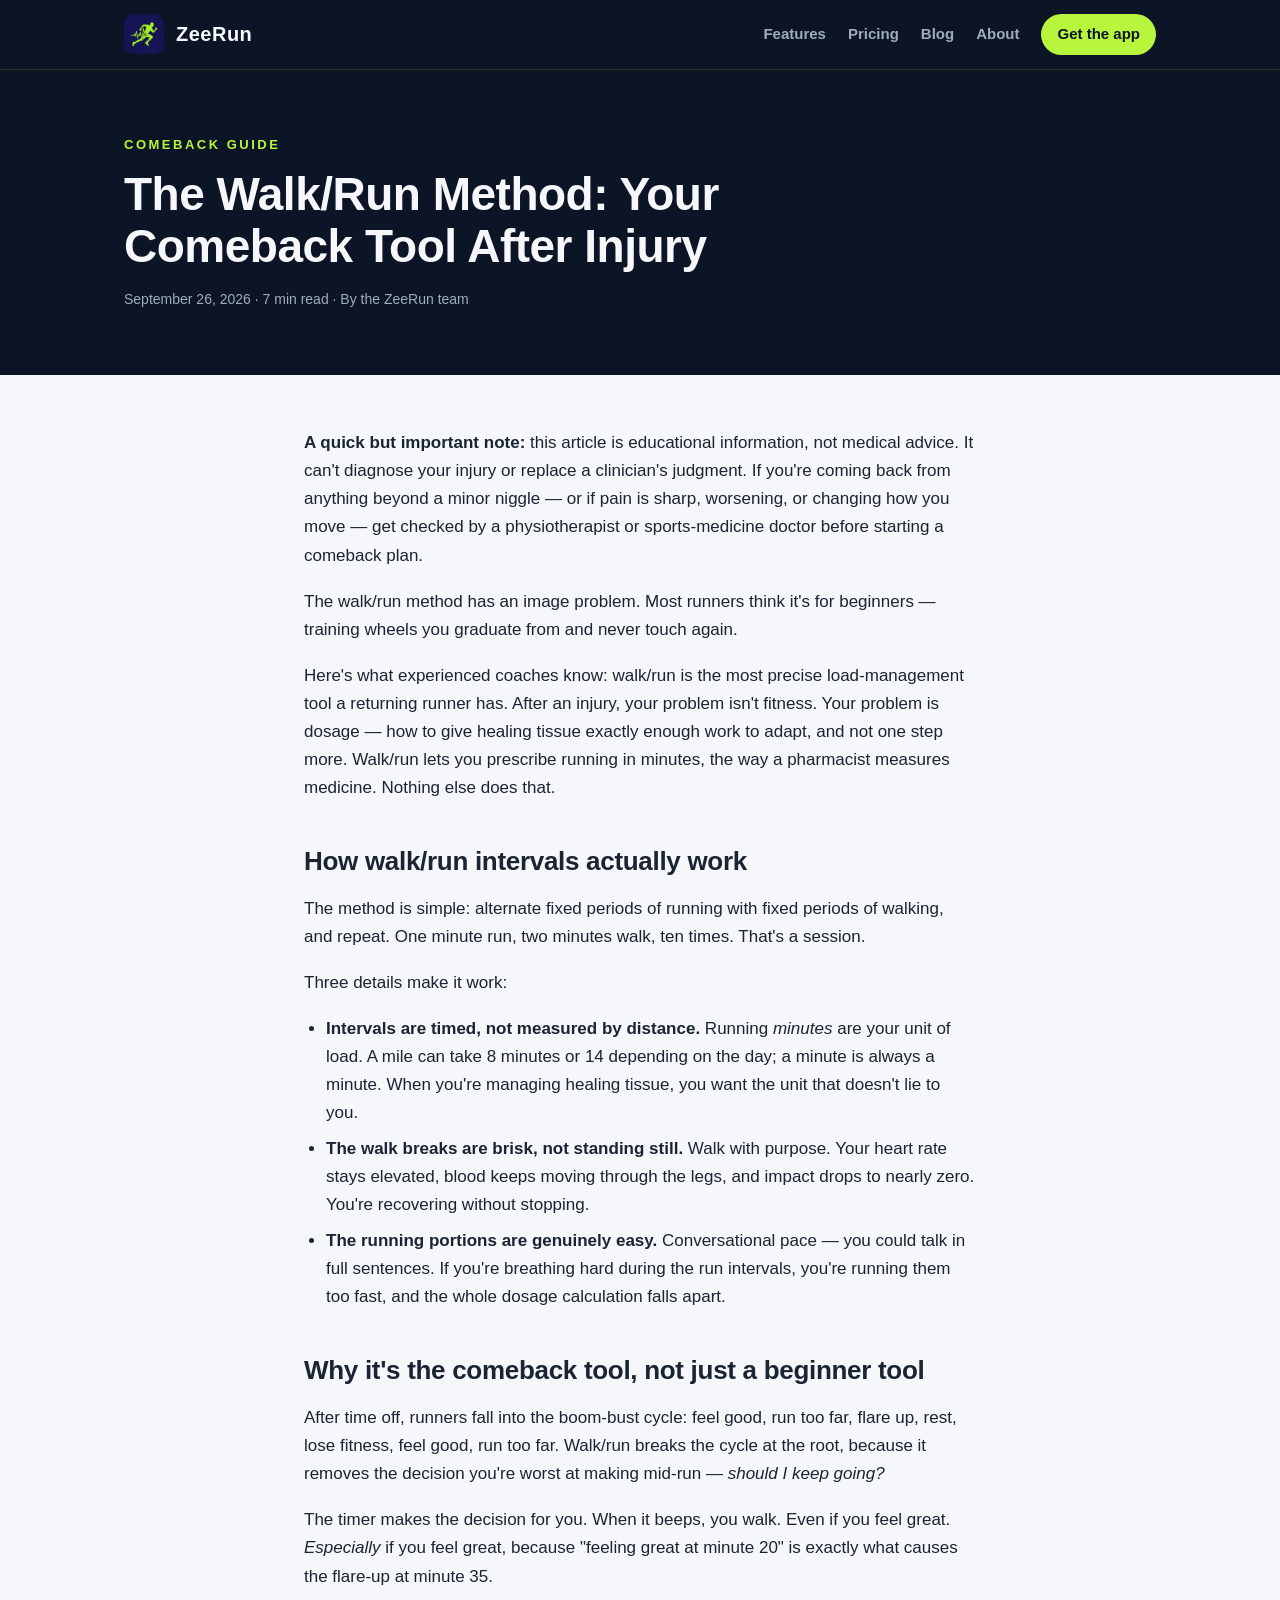
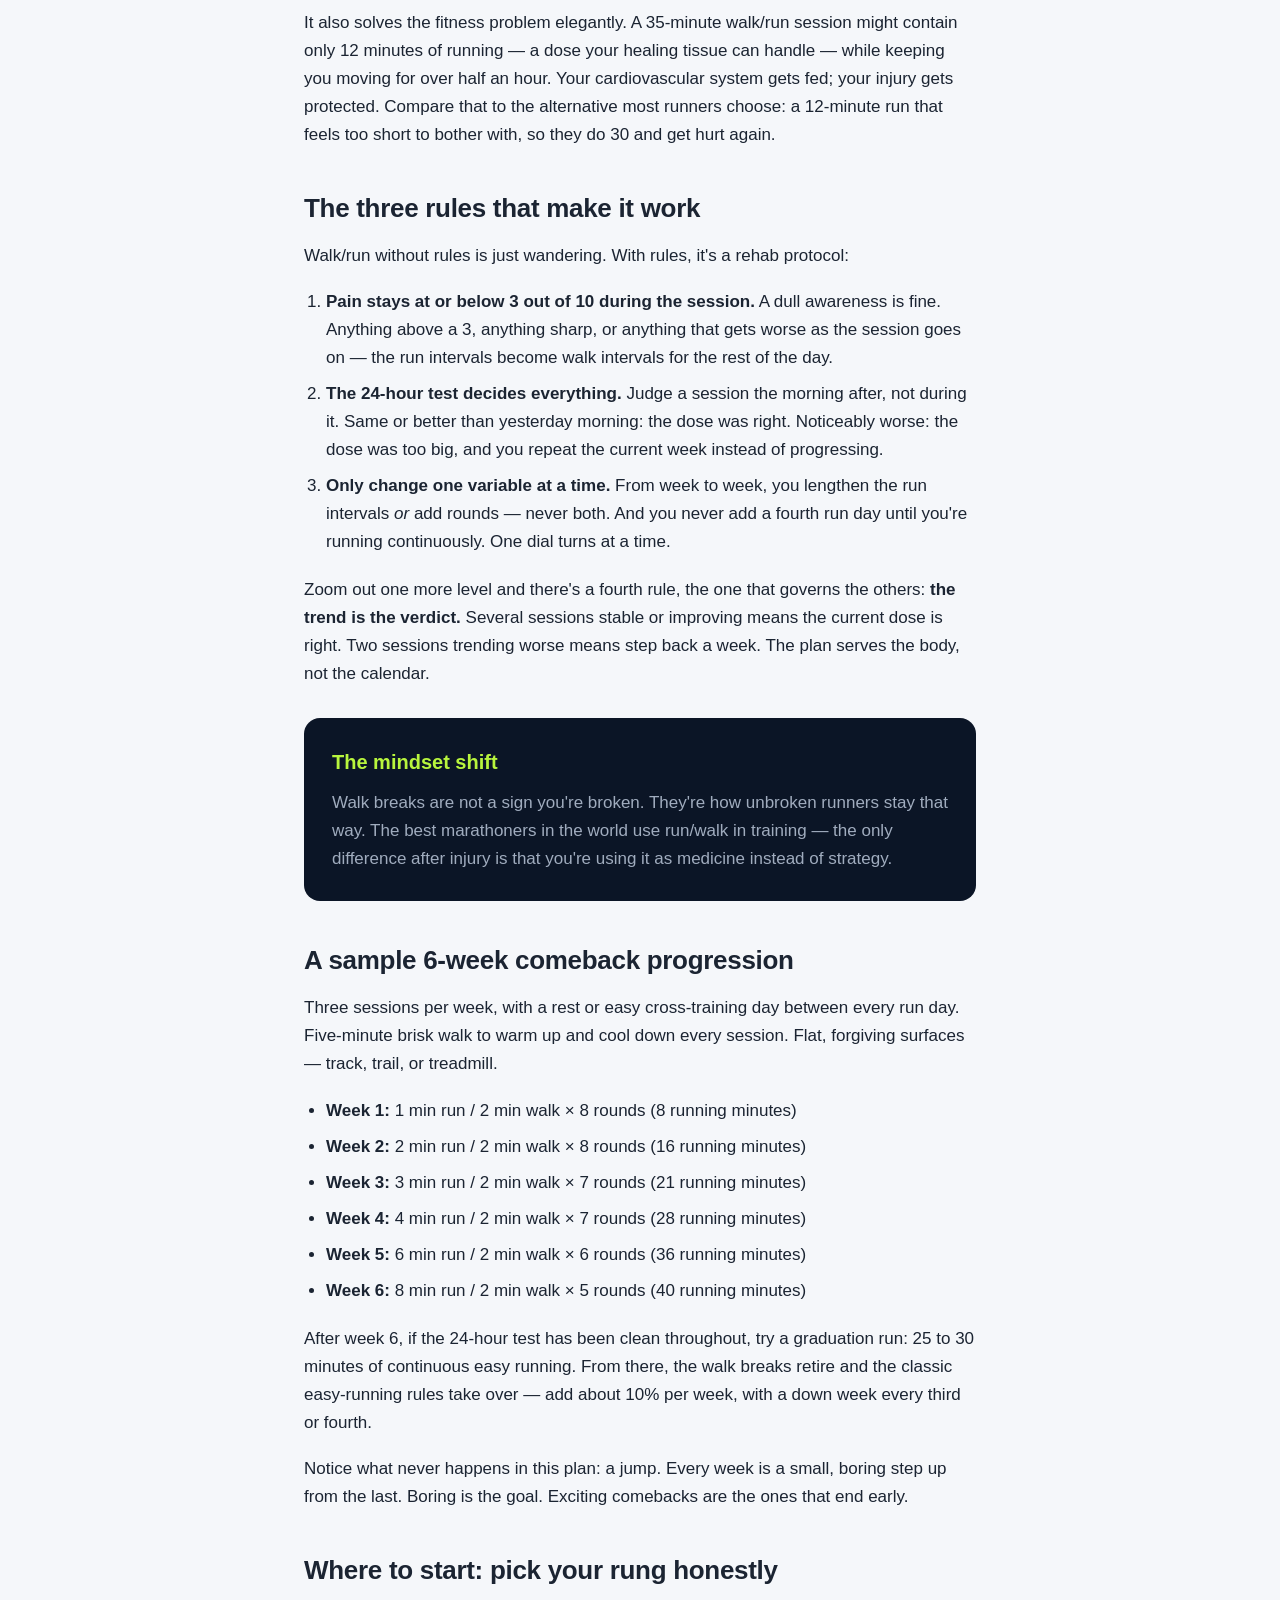
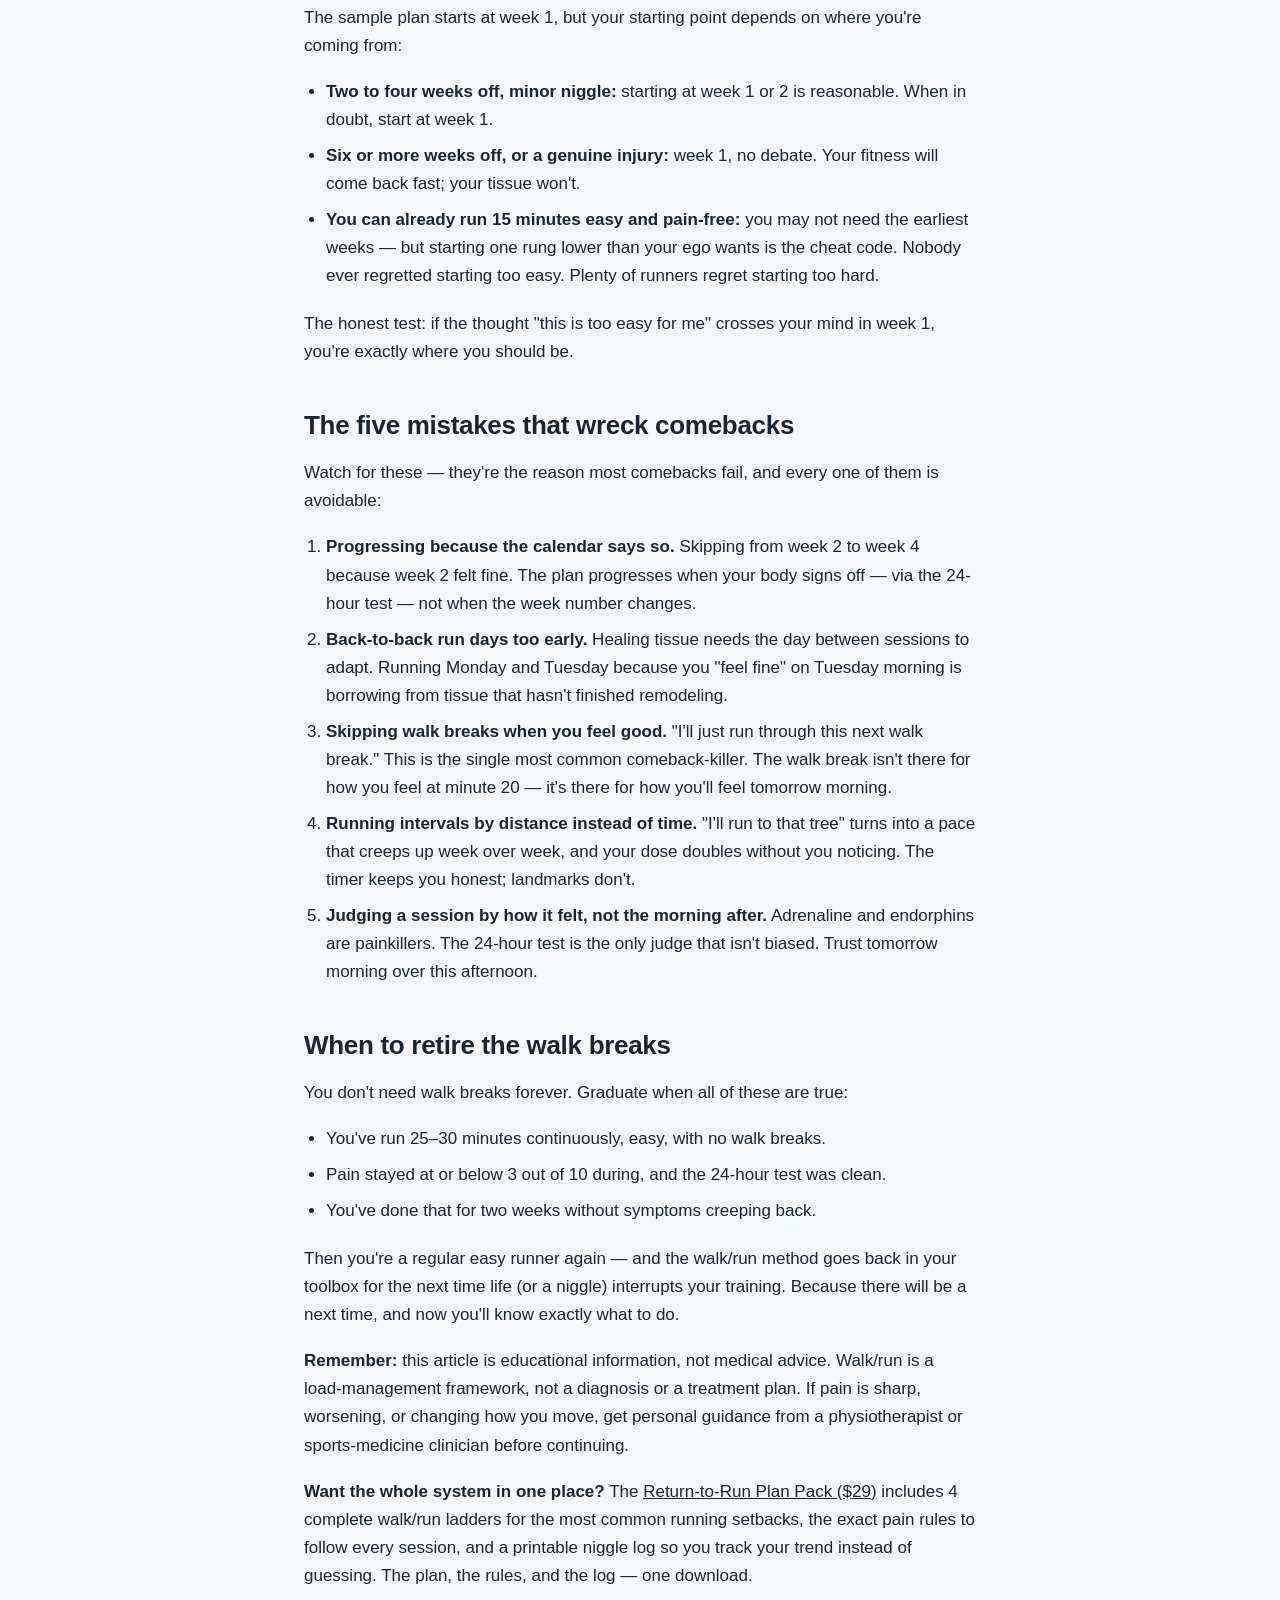
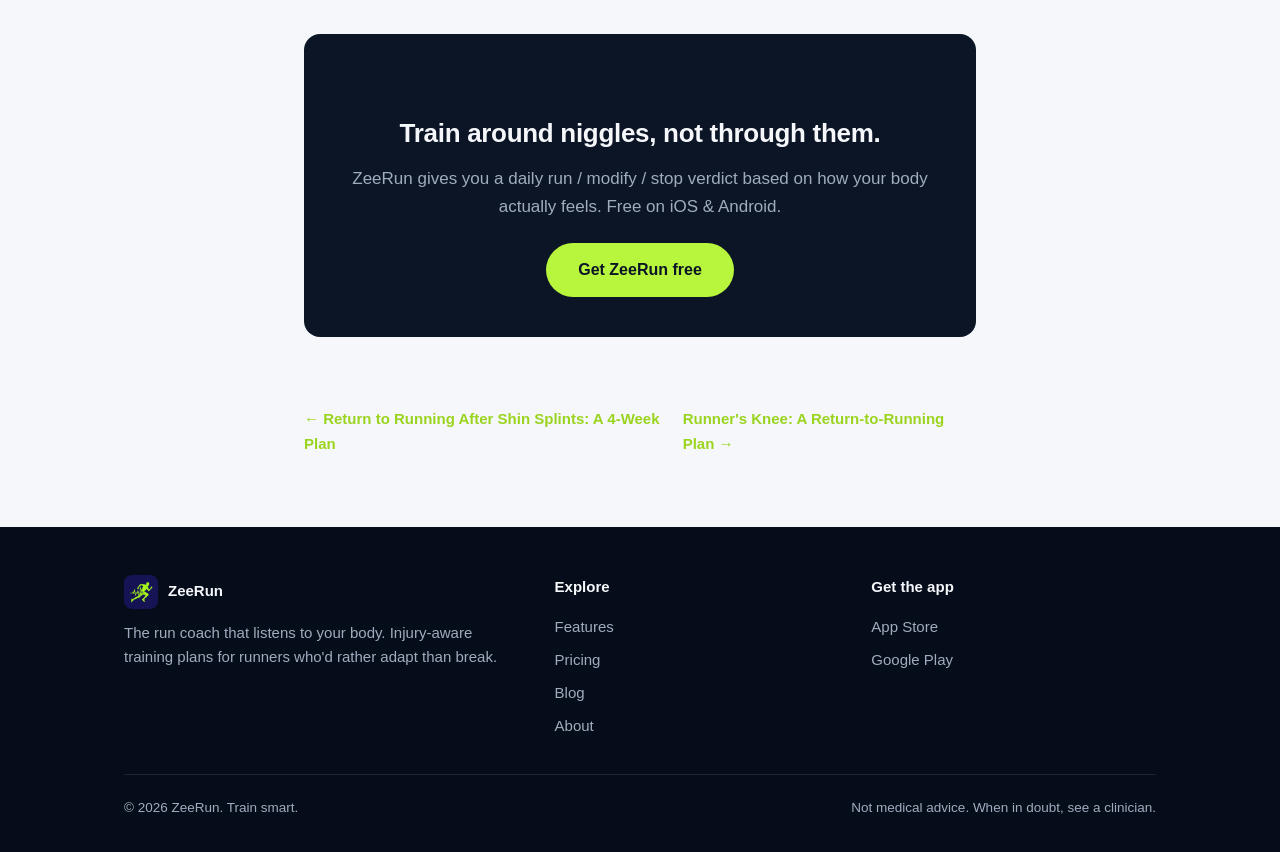
<file: blog/posts/walk-run-method-injury-comeback.html>
<!DOCTYPE html>
<html lang="en">
<head>
  <meta charset="UTF-8">
  <meta name="viewport" content="width=device-width, initial-scale=1.0">
  <!-- SLOT: PAGE_TITLE — e.g. "Shin Splints: The Runner's Guide | ZeeRun Blog" -->
  <title>The Walk/Run Method for Coming Back From Injury | ZeeRun Blog</title>
  <!-- SLOT: META_DESCRIPTION — one sentence, ~150 chars, plain language -->
  <meta name="description" content="Walk/run intervals are the comeback runner's best tool. How they work, a 6-week progression, the pain rules, and the 5 mistakes that wreck returns.">
  <!-- SLOT: CANONICAL — absolute post URL, e.g. https://zeerun.netlify.app/blog/posts/my-post.html -->
  <link rel="canonical" href="https://zeerun.netlify.app/blog/posts/walk-run-method-injury-comeback.html">
  <meta property="og:url" content="https://zeerun.netlify.app/blog/posts/walk-run-method-injury-comeback.html">
  <!-- SLOT: OG tags — mirror title/description -->
  <meta property="og:title" content="The Walk/Run Method for Coming Back From Injury">
  <meta property="og:description" content="Why run/walk intervals are a precision load tool, a 6-week comeback progression, and the mistakes that turn comebacks into relapses.">
  <meta property="og:type" content="article">
  <meta property="og:image" content="https://zeerun.netlify.app/images/logo.png">
  <meta name="theme-color" content="#0B1526">
  <link rel="icon" type="image/png" href="../../images/logo.png">
  <link rel="stylesheet" href="../../styles.css">
  <!-- SLOT: JSON-LD — fill headline, description, datePublished (YYYY-MM-DD), author stays ZeeRun -->
  <script type="application/ld+json">
  {"@context":"https://schema.org","@type":"Article",
   "headline":"The Walk/Run Method: Your Comeback Tool After Injury","description":"Walk/run intervals are the comeback runner's best tool. How they work, a 6-week progression, the pain rules, and the 5 mistakes that wreck returns.",
   "datePublished":"2026-09-26","author":{"@type":"Organization","name":"ZeeRun"},
   "publisher":{"@type":"Organization","name":"ZeeRun","logo":{"@type":"ImageObject","url":"https://zeerun.netlify.app/images/logo.png"}},
   "mainEntityOfPage":{"@type":"WebPage","@id":"https://zeerun.netlify.app/blog/posts/walk-run-method-injury-comeback.html"}}
  </script>
</head>
<body>

<header class="site-header">
  <div class="wrap">
    <a class="brand" href="../../index.html">
      <img src="../../images/logo.png" alt="ZeeRun logo">
      ZeeRun
    </a>
    <nav class="nav">
      <a href="../../index.html#features">Features</a>
      <a href="../../index.html#pricing">Pricing</a>
      <a href="../index.html">Blog</a>
      <a href="../../about.html">About</a>
      <a class="btn-small" href="../../index.html#download">Get the app</a>
    </nav>
  </div>
</header>

<!-- SLOT: POST_HERO — kicker (category), h1 (post title), meta line (date · read time) -->
<section class="post-hero">
  <div class="wrap">
    <span class="kicker">Comeback guide</span>
    <h1>The Walk/Run Method: Your Comeback Tool After Injury</h1>
    <p class="post-meta">September 26, 2026 · 7 min read · By the ZeeRun team</p>
  </div>
</section>

<!-- SLOT: POST_BODY — the article. Use h2 for sections, h3 for subsections,
     p for paragraphs, ul/ol for lists, blockquote for pull quotes.
     Optional: <div class="verdict-box"><h3>...</h3><p>...</p></div> for callouts. -->
<article class="post-body">
<p><strong>A quick but important note:</strong> this article is educational information, not medical advice. It can't diagnose your injury or replace a clinician's judgment. If you're coming back from anything beyond a minor niggle — or if pain is sharp, worsening, or changing how you move — get checked by a physiotherapist or sports-medicine doctor before starting a comeback plan.</p>

<p>The walk/run method has an image problem. Most runners think it's for beginners — training wheels you graduate from and never touch again.</p>

<p>Here's what experienced coaches know: walk/run is the most precise load-management tool a returning runner has. After an injury, your problem isn't fitness. Your problem is dosage — how to give healing tissue exactly enough work to adapt, and not one step more. Walk/run lets you prescribe running in minutes, the way a pharmacist measures medicine. Nothing else does that.</p>

<h2>How walk/run intervals actually work</h2>

<p>The method is simple: alternate fixed periods of running with fixed periods of walking, and repeat. One minute run, two minutes walk, ten times. That's a session.</p>

<p>Three details make it work:</p>

<ul>
  <li><strong>Intervals are timed, not measured by distance.</strong> Running <em>minutes</em> are your unit of load. A mile can take 8 minutes or 14 depending on the day; a minute is always a minute. When you're managing healing tissue, you want the unit that doesn't lie to you.</li>
  <li><strong>The walk breaks are brisk, not standing still.</strong> Walk with purpose. Your heart rate stays elevated, blood keeps moving through the legs, and impact drops to nearly zero. You're recovering without stopping.</li>
  <li><strong>The running portions are genuinely easy.</strong> Conversational pace — you could talk in full sentences. If you're breathing hard during the run intervals, you're running them too fast, and the whole dosage calculation falls apart.</li>
</ul>

<h2>Why it's the comeback tool, not just a beginner tool</h2>

<p>After time off, runners fall into the boom-bust cycle: feel good, run too far, flare up, rest, lose fitness, feel good, run too far. Walk/run breaks the cycle at the root, because it removes the decision you're worst at making mid-run — <em>should I keep going?</em></p>

<p>The timer makes the decision for you. When it beeps, you walk. Even if you feel great. <em>Especially</em> if you feel great, because "feeling great at minute 20" is exactly what causes the flare-up at minute 35.</p>

<p>It also solves the fitness problem elegantly. A 35-minute walk/run session might contain only 12 minutes of running — a dose your healing tissue can handle — while keeping you moving for over half an hour. Your cardiovascular system gets fed; your injury gets protected. Compare that to the alternative most runners choose: a 12-minute run that feels too short to bother with, so they do 30 and get hurt again.</p>

<h2>The three rules that make it work</h2>

<p>Walk/run without rules is just wandering. With rules, it's a rehab protocol:</p>

<ol>
  <li><strong>Pain stays at or below 3 out of 10 during the session.</strong> A dull awareness is fine. Anything above a 3, anything sharp, or anything that gets worse as the session goes on — the run intervals become walk intervals for the rest of the day.</li>
  <li><strong>The 24-hour test decides everything.</strong> Judge a session the morning after, not during it. Same or better than yesterday morning: the dose was right. Noticeably worse: the dose was too big, and you repeat the current week instead of progressing.</li>
  <li><strong>Only change one variable at a time.</strong> From week to week, you lengthen the run intervals <em>or</em> add rounds — never both. And you never add a fourth run day until you're running continuously. One dial turns at a time.</li>
</ol>

<p>Zoom out one more level and there's a fourth rule, the one that governs the others: <strong>the trend is the verdict.</strong> Several sessions stable or improving means the current dose is right. Two sessions trending worse means step back a week. The plan serves the body, not the calendar.</p>

<div class="verdict-box">
  <h3>The mindset shift</h3>
  <p>Walk breaks are not a sign you're broken. They're how unbroken runners stay that way. The best marathoners in the world use run/walk in training — the only difference after injury is that you're using it as medicine instead of strategy.</p>
</div>

<h2>A sample 6-week comeback progression</h2>

<p>Three sessions per week, with a rest or easy cross-training day between every run day. Five-minute brisk walk to warm up and cool down every session. Flat, forgiving surfaces — track, trail, or treadmill.</p>

<ul>
  <li><strong>Week 1:</strong> 1 min run / 2 min walk × 8 rounds (8 running minutes)</li>
  <li><strong>Week 2:</strong> 2 min run / 2 min walk × 8 rounds (16 running minutes)</li>
  <li><strong>Week 3:</strong> 3 min run / 2 min walk × 7 rounds (21 running minutes)</li>
  <li><strong>Week 4:</strong> 4 min run / 2 min walk × 7 rounds (28 running minutes)</li>
  <li><strong>Week 5:</strong> 6 min run / 2 min walk × 6 rounds (36 running minutes)</li>
  <li><strong>Week 6:</strong> 8 min run / 2 min walk × 5 rounds (40 running minutes)</li>
</ul>

<p>After week 6, if the 24-hour test has been clean throughout, try a graduation run: 25 to 30 minutes of continuous easy running. From there, the walk breaks retire and the classic easy-running rules take over — add about 10% per week, with a down week every third or fourth.</p>

<p>Notice what never happens in this plan: a jump. Every week is a small, boring step up from the last. Boring is the goal. Exciting comebacks are the ones that end early.</p>

<h2>Where to start: pick your rung honestly</h2>

<p>The sample plan starts at week 1, but your starting point depends on where you're coming from:</p>

<ul>
  <li><strong>Two to four weeks off, minor niggle:</strong> starting at week 1 or 2 is reasonable. When in doubt, start at week 1.</li>
  <li><strong>Six or more weeks off, or a genuine injury:</strong> week 1, no debate. Your fitness will come back fast; your tissue won't.</li>
  <li><strong>You can already run 15 minutes easy and pain-free:</strong> you may not need the earliest weeks — but starting one rung lower than your ego wants is the cheat code. Nobody ever regretted starting too easy. Plenty of runners regret starting too hard.</li>
</ul>

<p>The honest test: if the thought "this is too easy for me" crosses your mind in week 1, you're exactly where you should be.</p>

<h2>The five mistakes that wreck comebacks</h2>

<p>Watch for these — they're the reason most comebacks fail, and every one of them is avoidable:</p>

<ol>
  <li><strong>Progressing because the calendar says so.</strong> Skipping from week 2 to week 4 because week 2 felt fine. The plan progresses when your body signs off — via the 24-hour test — not when the week number changes.</li>
  <li><strong>Back-to-back run days too early.</strong> Healing tissue needs the day between sessions to adapt. Running Monday and Tuesday because you "feel fine" on Tuesday morning is borrowing from tissue that hasn't finished remodeling.</li>
  <li><strong>Skipping walk breaks when you feel good.</strong> "I'll just run through this next walk break." This is the single most common comeback-killer. The walk break isn't there for how you feel at minute 20 — it's there for how you'll feel tomorrow morning.</li>
  <li><strong>Running intervals by distance instead of time.</strong> "I'll run to that tree" turns into a pace that creeps up week over week, and your dose doubles without you noticing. The timer keeps you honest; landmarks don't.</li>
  <li><strong>Judging a session by how it felt, not the morning after.</strong> Adrenaline and endorphins are painkillers. The 24-hour test is the only judge that isn't biased. Trust tomorrow morning over this afternoon.</li>
</ol>

<h2>When to retire the walk breaks</h2>

<p>You don't need walk breaks forever. Graduate when all of these are true:</p>

<ul>
  <li>You've run 25–30 minutes continuously, easy, with no walk breaks.</li>
  <li>Pain stayed at or below 3 out of 10 during, and the 24-hour test was clean.</li>
  <li>You've done that for two weeks without symptoms creeping back.</li>
</ul>

<p>Then you're a regular easy runner again — and the walk/run method goes back in your toolbox for the next time life (or a niggle) interrupts your training. Because there will be a next time, and now you'll know exactly what to do.</p>

<p><strong>Remember:</strong> this article is educational information, not medical advice. Walk/run is a load-management framework, not a diagnosis or a treatment plan. If pain is sharp, worsening, or changing how you move, get personal guidance from a physiotherapist or sports-medicine clinician before continuing.</p>

<p><strong>Want the whole system in one place?</strong> The <a href="https://stride6.gumroad.com/l/bzjeuc">Return-to-Run Plan Pack ($29)</a> includes 4 complete walk/run ladders for the most common running setbacks, the exact pain rules to follow every session, and a printable niggle log so you track your trend instead of guessing. The plan, the rules, and the log — one download.</p>

  <div class="post-cta">
    <h2>Train around niggles, not through them.</h2>
    <p>ZeeRun gives you a daily run / modify / stop verdict based on how your body actually feels. Free on iOS &amp; Android.</p>
    <a class="btn" href="../../index.html#download">Get ZeeRun free</a>
  </div>
</article>

<!-- SLOT: POST_NAV — prev/next links; delete a link if none exists -->
<nav class="post-nav">
  <a href="return-to-running-after-shin-splints.html">← Return to Running After Shin Splints: A 4-Week Plan</a>
  <a href="runners-knee-return-to-running-plan.html">Runner's Knee: A Return-to-Running Plan →</a>
</nav>

<footer class="site-footer">
  <div class="wrap">
    <div class="footer-grid">
      <div>
        <div class="footer-brand"><img src="../../images/logo.png" alt="ZeeRun logo"> ZeeRun</div>
        <p>The run coach that listens to your body. Injury-aware training plans for runners who'd rather adapt than break.</p>
      </div>
      <div>
        <h4>Explore</h4>
        <a href="../../index.html#features">Features</a>
        <a href="../../index.html#pricing">Pricing</a>
        <a href="../index.html">Blog</a>
        <a href="../../about.html">About</a>
      </div>
      <div>
        <h4>Get the app</h4>
        <a href="https://apps.apple.com/us/app/zeerun-run-tracker-coach/id6796361407">App Store</a>
        <!-- PLAY_STORE_PLACEHOLDER -->
        <a href="https://play.google.com/store/apps/details?id=app.rork.al76njhtzkys2uwgfuv7o&pcampaignid=web_share">Google Play</a>
      </div>
    </div>
    <div class="footer-bottom">
      <span>© 2026 ZeeRun. Train smart.</span>
      <span>Not medical advice. When in doubt, see a clinician.</span>
    </div>
  </div>
</footer>

</body>
</html>
</file>
<file: styles.css>
/* ZeeRun — shared stylesheet
   Brand: navy #0B1526, lime #B8F53D, white #F5F7FA, gray #A0ACBE */

:root {
  --navy: #0B1526;
  --navy-deep: #060D1A;
  --navy-soft: #13233D;
  --lime: #B8F53D;
  --lime-dark: #9BD41F;
  --white: #F5F7FA;
  --gray: #A0ACBE;
  --ink: #1B2432;
  --muted: #5B6B84;
  --radius: 16px;
  --maxw: 1080px;
}

* { box-sizing: border-box; margin: 0; padding: 0; }

html { scroll-behavior: smooth; }

body {
  font-family: -apple-system, BlinkMacSystemFont, "Segoe UI", Inter, Roboto,
    "Helvetica Neue", Arial, sans-serif;
  background: var(--white);
  color: var(--ink);
  line-height: 1.65;
  font-size: 17px;
  -webkit-font-smoothing: antialiased;
}

img { max-width: 100%; height: auto; display: block; }

a { color: inherit; }

.wrap {
  max-width: var(--maxw);
  margin: 0 auto;
  padding: 0 24px;
}

/* ---------- Header / nav ---------- */
.site-header {
  background: var(--navy);
  color: var(--white);
  position: sticky;
  top: 0;
  z-index: 50;
  border-bottom: 1px solid rgba(184, 245, 61, 0.15);
}
.site-header .wrap {
  display: flex;
  align-items: center;
  justify-content: space-between;
  padding-top: 14px;
  padding-bottom: 14px;
}
.brand {
  display: flex;
  align-items: center;
  gap: 12px;
  text-decoration: none;
  font-weight: 800;
  font-size: 20px;
  letter-spacing: 0.5px;
}
.brand img {
  width: 40px;
  height: 40px;
  border-radius: 10px;
}
.nav { display: flex; gap: 22px; align-items: center; }
.nav a {
  text-decoration: none;
  color: var(--gray);
  font-size: 15px;
  font-weight: 600;
}
.nav a:hover { color: var(--lime); }
.nav .btn-small {
  background: var(--lime);
  color: var(--navy);
  padding: 8px 16px;
  border-radius: 999px;
}
.nav .btn-small:hover { background: var(--lime-dark); color: var(--navy); }

/* ---------- Hero ---------- */
.hero {
  background: radial-gradient(1200px 600px at 80% -10%, #16294a 0%, var(--navy) 55%),
    var(--navy);
  color: var(--white);
  padding: 72px 0 88px;
  overflow: hidden;
}
.hero-grid {
  display: grid;
  grid-template-columns: 1.1fr 0.9fr;
  gap: 48px;
  align-items: center;
}
.kicker {
  display: inline-block;
  color: var(--lime);
  font-weight: 700;
  font-size: 13px;
  letter-spacing: 2.5px;
  text-transform: uppercase;
  margin-bottom: 18px;
}
.hero h1 {
  font-size: clamp(36px, 5.2vw, 58px);
  line-height: 1.08;
  letter-spacing: -1px;
  margin-bottom: 18px;
}
.hero h1 .lime { color: var(--lime); }
.hero .lede {
  color: var(--gray);
  font-size: 19px;
  max-width: 520px;
  margin-bottom: 30px;
}
.store-row { display: flex; gap: 14px; flex-wrap: wrap; }
.store-btn {
  display: inline-flex;
  align-items: center;
  gap: 12px;
  background: #000;
  border: 1px solid rgba(255, 255, 255, 0.22);
  color: #fff;
  text-decoration: none;
  padding: 10px 20px 10px 16px;
  border-radius: 12px;
  transition: transform 0.15s ease, border-color 0.15s ease;
}
.store-btn:hover { transform: translateY(-2px); border-color: var(--lime); }
.store-btn .glyph { font-size: 26px; line-height: 1; }
.store-btn .t small { display: block; font-size: 10px; text-transform: uppercase; letter-spacing: 1px; color: var(--gray); }
.store-btn .t strong { display: block; font-size: 17px; font-weight: 700; }
.hero-note { margin-top: 18px; color: var(--gray); font-size: 14px; }

/* CSS phone mockup */
.phone {
  width: 270px;
  margin: 0 auto;
  background: #0e1930;
  border: 1px solid rgba(184, 245, 61, 0.25);
  border-radius: 38px;
  padding: 14px;
  box-shadow: 0 30px 80px rgba(0, 0, 0, 0.5);
}
.phone-screen {
  background: var(--navy-deep);
  border-radius: 26px;
  padding: 22px 18px;
  color: var(--white);
  min-height: 420px;
}
.phone-screen .app-row {
  display: flex;
  align-items: center;
  gap: 10px;
  margin-bottom: 18px;
}
.phone-screen .app-row img { width: 34px; height: 34px; border-radius: 8px; }
.phone-screen .app-row b { font-size: 15px; }
.verdict-card {
  background: var(--navy-soft);
  border-radius: 14px;
  padding: 16px;
  margin-bottom: 12px;
  border-left: 4px solid var(--lime);
}
.verdict-card.modify { border-left-color: #FFC53D; }
.verdict-card h3 { font-size: 13px; letter-spacing: 1.5px; color: var(--gray); margin-bottom: 6px; }
.verdict-card p { font-size: 20px; font-weight: 800; }
.verdict-card small { color: var(--gray); font-size: 13px; }
.readiness {
  display: flex;
  justify-content: space-between;
  align-items: center;
  background: var(--navy-soft);
  border-radius: 14px;
  padding: 14px 16px;
  font-size: 14px;
}
.readiness .score { color: var(--lime); font-size: 26px; font-weight: 800; }

/* ---------- Sections ---------- */
.section { padding: 76px 0; }
.section.alt { background: var(--navy); color: var(--white); }
.section-title {
  font-size: clamp(28px, 3.6vw, 40px);
  letter-spacing: -0.5px;
  line-height: 1.15;
  margin-bottom: 14px;
}
.section-sub { color: var(--muted); max-width: 640px; margin-bottom: 40px; font-size: 18px; }
.section.alt .section-sub { color: var(--gray); }
.center { text-align: center; }
.center .section-sub { margin-left: auto; margin-right: auto; }

/* Problem section */
.problem-grid {
  display: grid;
  grid-template-columns: repeat(3, 1fr);
  gap: 20px;
  margin-top: 40px;
}
.problem-card {
  background: #fff;
  border: 1px solid #E3E9F2;
  border-radius: var(--radius);
  padding: 28px 24px;
}
.problem-card .icon { font-size: 30px; margin-bottom: 12px; }
.problem-card h3 { font-size: 18px; margin-bottom: 8px; }
.problem-card p { color: var(--muted); font-size: 15.5px; }

/* Feature rows */
.feature-row {
  display: grid;
  grid-template-columns: 1fr 1fr;
  gap: 48px;
  align-items: center;
  padding: 44px 0;
  border-bottom: 1px solid rgba(160, 172, 190, 0.18);
}
.feature-row:last-child { border-bottom: none; }
.feature-row.flip .feature-text { order: 2; }
.feature-tag {
  color: var(--lime);
  font-size: 13px;
  font-weight: 700;
  letter-spacing: 2px;
  text-transform: uppercase;
  margin-bottom: 10px;
  display: block;
}
.feature-text h2 { font-size: clamp(24px, 3vw, 32px); margin-bottom: 12px; letter-spacing: -0.5px; }
.feature-text p { color: var(--gray); margin-bottom: 12px; }
.feature-text ul { list-style: none; margin-top: 16px; }
.feature-text li {
  color: var(--white);
  padding: 8px 0 8px 30px;
  position: relative;
  font-size: 16px;
}
.feature-text li::before {
  content: "✓";
  color: var(--lime);
  font-weight: 800;
  position: absolute;
  left: 0;
}
.feature-visual {
  background: var(--navy-soft);
  border: 1px solid rgba(184, 245, 61, 0.18);
  border-radius: var(--radius);
  padding: 34px 30px;
  min-height: 220px;
  display: flex;
  flex-direction: column;
  justify-content: center;
}
.feature-visual .big {
  font-size: clamp(28px, 3.4vw, 40px);
  font-weight: 800;
  line-height: 1.15;
  letter-spacing: -0.5px;
}
.feature-visual .big .lime { color: var(--lime); }
.feature-visual .caption { color: var(--gray); margin-top: 12px; font-size: 15px; }
.pill-row { display: flex; gap: 10px; margin-top: 16px; flex-wrap: wrap; }
.pill {
  border: 1px solid rgba(184, 245, 61, 0.4);
  color: var(--lime);
  border-radius: 999px;
  padding: 8px 16px;
  font-size: 14px;
  font-weight: 700;
}
.pill.stop { border-color: rgba(255, 107, 107, 0.5); color: #FF6B6B; }
.pill.modify { border-color: rgba(255, 197, 61, 0.5); color: #FFC53D; }
.ladder { display: flex; flex-direction: column; gap: 10px; margin-top: 16px; }
.rung {
  background: var(--navy-deep);
  border-radius: 10px;
  padding: 12px 16px;
  font-size: 15px;
  font-weight: 600;
  display: flex;
  justify-content: space-between;
  align-items: center;
}
.rung .done { color: var(--lime); }
.rung.locked { opacity: 0.45; }

/* How it works */
.steps {
  display: grid;
  grid-template-columns: repeat(3, 1fr);
  gap: 20px;
  margin-top: 40px;
}
.step {
  background: #fff;
  border: 1px solid #E3E9F2;
  border-radius: var(--radius);
  padding: 30px 26px;
  position: relative;
}
.step .num {
  width: 44px;
  height: 44px;
  border-radius: 50%;
  background: var(--navy);
  color: var(--lime);
  font-weight: 800;
  font-size: 19px;
  display: flex;
  align-items: center;
  justify-content: center;
  margin-bottom: 16px;
}
.step h3 { margin-bottom: 8px; font-size: 19px; }
.step p { color: var(--muted); font-size: 15.5px; }

/* Pricing */
.pricing-grid {
  display: grid;
  grid-template-columns: 1fr 1fr;
  gap: 22px;
  max-width: 760px;
  margin: 40px auto 0;
}
.price-card {
  background: var(--navy-soft);
  border: 1px solid rgba(160, 172, 190, 0.25);
  border-radius: var(--radius);
  padding: 36px 30px;
  color: var(--white);
}
.price-card.pro {
  border: 2px solid var(--lime);
  position: relative;
}
.price-card .badge {
  position: absolute;
  top: -14px;
  left: 50%;
  transform: translateX(-50%);
  background: var(--lime);
  color: var(--navy);
  font-size: 12px;
  font-weight: 800;
  letter-spacing: 1.5px;
  padding: 4px 14px;
  border-radius: 999px;
  text-transform: uppercase;
}
.price-card h3 { font-size: 20px; margin-bottom: 6px; }
.price-card .price { font-size: 40px; font-weight: 800; margin: 10px 0 4px; }
.price-card .price small { font-size: 15px; font-weight: 400; color: var(--gray); }
.price-card ul { list-style: none; margin: 20px 0 28px; }
.price-card li { padding: 7px 0 7px 28px; position: relative; font-size: 15.5px; color: var(--gray); }
.price-card li::before { content: "✓"; color: var(--lime); font-weight: 800; position: absolute; left: 0; }
.btn {
  display: inline-block;
  background: var(--lime);
  color: var(--navy);
  font-weight: 800;
  text-decoration: none;
  padding: 14px 32px;
  border-radius: 999px;
  font-size: 16px;
  transition: transform 0.15s ease, background 0.15s ease;
}
.btn:hover { background: var(--lime-dark); transform: translateY(-2px); }
.btn.ghost {
  background: transparent;
  color: var(--white);
  border: 1px solid rgba(255, 255, 255, 0.35);
}
.btn.ghost:hover { border-color: var(--lime); color: var(--lime); background: transparent; }
.pricing-note { text-align: center; color: var(--gray); font-size: 14px; margin-top: 24px; }

/* FAQ */
.faq { max-width: 760px; margin: 36px auto 0; }
.faq details {
  background: #fff;
  border: 1px solid #E3E9F2;
  border-radius: 12px;
  margin-bottom: 12px;
  padding: 20px 24px;
}
.faq summary {
  font-weight: 700;
  font-size: 17px;
  cursor: pointer;
  list-style: none;
}
.faq summary::-webkit-details-marker { display: none; }
.faq summary::after { content: "+"; float: right; color: var(--lime-dark); font-size: 22px; }
.faq details[open] summary::after { content: "–"; }
.faq p { color: var(--muted); margin-top: 12px; font-size: 16px; }

/* CTA band */
.cta-band {
  background: var(--lime);
  color: var(--navy);
  padding: 64px 0;
  text-align: center;
}
.cta-band h2 { font-size: clamp(28px, 4vw, 42px); letter-spacing: -0.5px; margin-bottom: 12px; }
.cta-band p { font-weight: 600; margin-bottom: 26px; font-size: 18px; }
.cta-band .btn { background: var(--navy); color: var(--lime); }
.cta-band .btn:hover { background: var(--navy-deep); }

/* ---------- Blog ---------- */
.blog-hero {
  background: var(--navy);
  color: var(--white);
  padding: 60px 0 50px;
}
.blog-hero h1 { font-size: clamp(32px, 4.5vw, 48px); letter-spacing: -0.5px; margin-bottom: 10px; }
.blog-hero p { color: var(--gray); font-size: 18px; max-width: 620px; }
.post-list { display: grid; gap: 20px; margin: 44px 0 70px; }
.post-card {
  display: grid;
  grid-template-columns: 220px 1fr;
  gap: 28px;
  background: #fff;
  border: 1px solid #E3E9F2;
  border-radius: var(--radius);
  padding: 26px;
  text-decoration: none;
  transition: transform 0.15s ease, box-shadow 0.15s ease;
}
.post-card:hover { transform: translateY(-3px); box-shadow: 0 16px 40px rgba(11, 21, 38, 0.1); }
.post-thumb {
  background: var(--navy);
  border-radius: 10px;
  min-height: 150px;
  display: flex;
  align-items: center;
  justify-content: center;
  color: var(--lime);
  font-weight: 800;
  font-size: 15px;
  letter-spacing: 1.5px;
  text-align: center;
  padding: 16px;
  text-transform: uppercase;
}
.post-card h2 { font-size: 23px; margin-bottom: 8px; letter-spacing: -0.3px; }
.post-card h2 a { text-decoration: none; }
.post-card h2 a:hover { color: var(--lime-dark); }
.post-meta { color: var(--muted); font-size: 14px; margin-bottom: 10px; }
.post-card p.excerpt { color: var(--muted); font-size: 16px; }

/* Single post */
.post-hero {
  background: var(--navy);
  color: var(--white);
  padding: 60px 0 54px;
}
.post-hero .kicker { margin-bottom: 14px; }
.post-hero h1 { font-size: clamp(30px, 4.4vw, 46px); letter-spacing: -0.5px; line-height: 1.12; max-width: 800px; }
.post-hero .post-meta { color: var(--gray); margin-top: 16px; }
.post-body { max-width: 720px; margin: 0 auto; padding: 54px 24px 70px; }
.post-body h2 { font-size: 26px; margin: 38px 0 12px; letter-spacing: -0.3px; }
.post-body h3 { font-size: 20px; margin: 28px 0 10px; }
.post-body p { margin-bottom: 18px; color: var(--ink); }
.post-body ul, .post-body ol { margin: 0 0 20px 22px; }
.post-body li { margin-bottom: 8px; }
.post-body blockquote {
  border-left: 4px solid var(--lime);
  background: #F0F6E4;
  padding: 18px 22px;
  border-radius: 0 12px 12px 0;
  margin: 26px 0;
  font-weight: 600;
}
.post-body .verdict-box {
  background: var(--navy);
  color: var(--white);
  border-radius: var(--radius);
  padding: 28px;
  margin: 30px 0;
}
.post-body .verdict-box h3 { color: var(--lime); margin-top: 0; }
.post-body .verdict-box p { color: var(--gray); margin-bottom: 0; }
.post-cta {
  background: var(--navy);
  color: var(--white);
  border-radius: var(--radius);
  padding: 40px 34px;
  text-align: center;
  margin: 44px 0 0;
}
.post-cta h2 { font-size: 26px; margin-bottom: 10px; }
.post-cta p { color: var(--gray); margin-bottom: 22px; }
.post-nav {
  display: flex;
  justify-content: space-between;
  max-width: 720px;
  margin: 0 auto;
  padding: 0 24px 70px;
  gap: 16px;
}
.post-nav a { color: var(--lime-dark); font-weight: 700; text-decoration: none; font-size: 15px; }

/* About */
.about-hero {
  background: var(--navy);
  color: var(--white);
  padding: 70px 0 60px;
}
.about-hero h1 { font-size: clamp(32px, 4.5vw, 48px); letter-spacing: -0.5px; margin-bottom: 12px; }
.about-hero p { color: var(--gray); font-size: 19px; max-width: 640px; }
.about-body { max-width: 720px; margin: 0 auto; padding: 54px 24px 70px; }
.about-body h2 { font-size: 26px; margin: 36px 0 12px; }
.about-body p { margin-bottom: 18px; }
.about-body blockquote {
  border-left: 4px solid var(--lime);
  padding: 6px 0 6px 22px;
  margin: 28px 0;
  font-size: 21px;
  font-weight: 600;
  color: var(--navy);
}

/* ---------- Footer ---------- */
.site-footer {
  background: var(--navy-deep);
  color: var(--gray);
  padding: 48px 0 32px;
  font-size: 15px;
}
.footer-grid {
  display: grid;
  grid-template-columns: 1.4fr 1fr 1fr;
  gap: 32px;
  margin-bottom: 32px;
}
.footer-grid h4 { color: var(--white); font-size: 15px; margin-bottom: 12px; }
.footer-grid a { display: block; text-decoration: none; padding: 4px 0; }
.footer-grid a:hover { color: var(--lime); }
.footer-brand { display: flex; align-items: center; gap: 10px; margin-bottom: 12px; color: var(--white); font-weight: 800; }
.footer-brand img { width: 34px; height: 34px; border-radius: 8px; }
.footer-bottom {
  border-top: 1px solid rgba(160, 172, 190, 0.15);
  padding-top: 22px;
  display: flex;
  justify-content: space-between;
  flex-wrap: wrap;
  gap: 10px;
  font-size: 13.5px;
}

/* ---------- Responsive ---------- */
@media (max-width: 860px) {
  .hero-grid { grid-template-columns: 1fr; }
  .phone { margin-top: 12px; }
  .problem-grid, .steps { grid-template-columns: 1fr; }
  .feature-row { grid-template-columns: 1fr; gap: 24px; }
  .feature-row.flip .feature-text { order: 0; }
  .pricing-grid { grid-template-columns: 1fr; }
  .post-card { grid-template-columns: 1fr; }
  .footer-grid { grid-template-columns: 1fr; }
  .nav a:not(.btn-small) { display: none; }
  .section { padding: 56px 0; }
}

/* webhook test */
</file>
